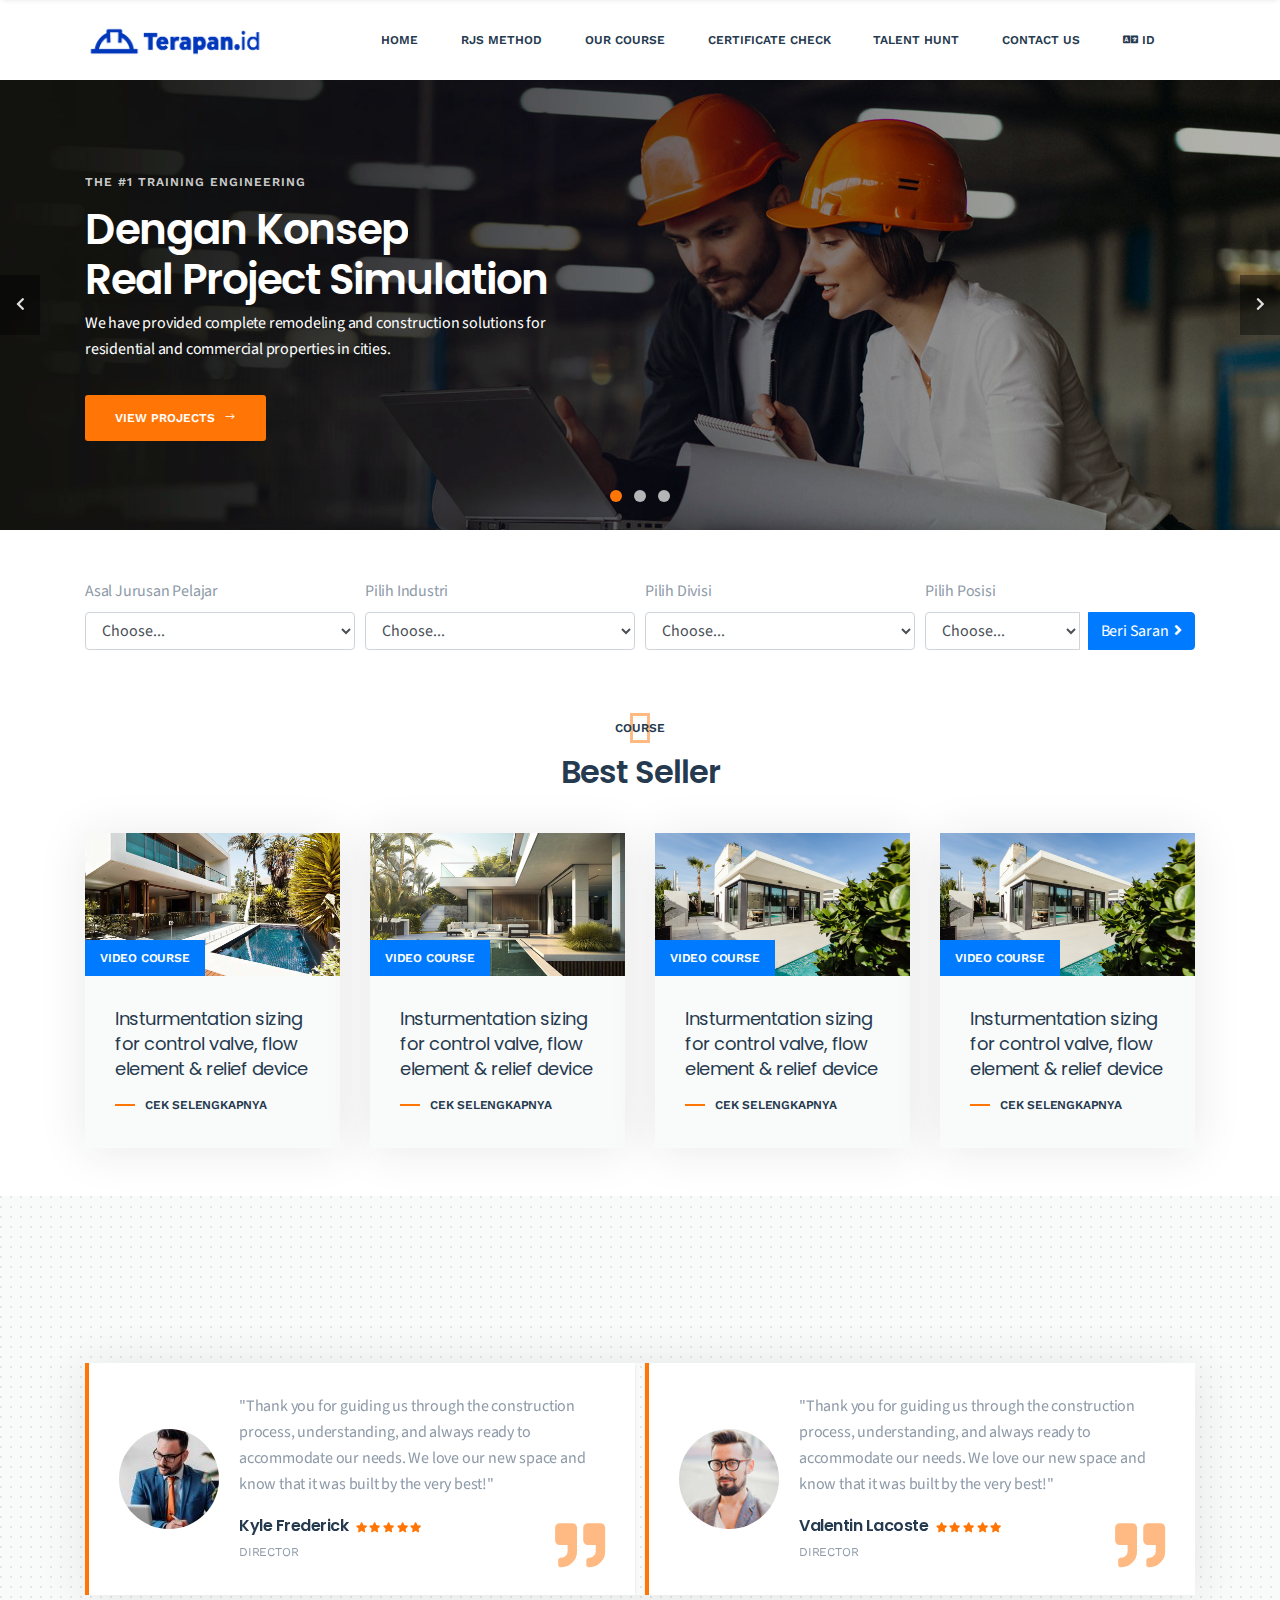
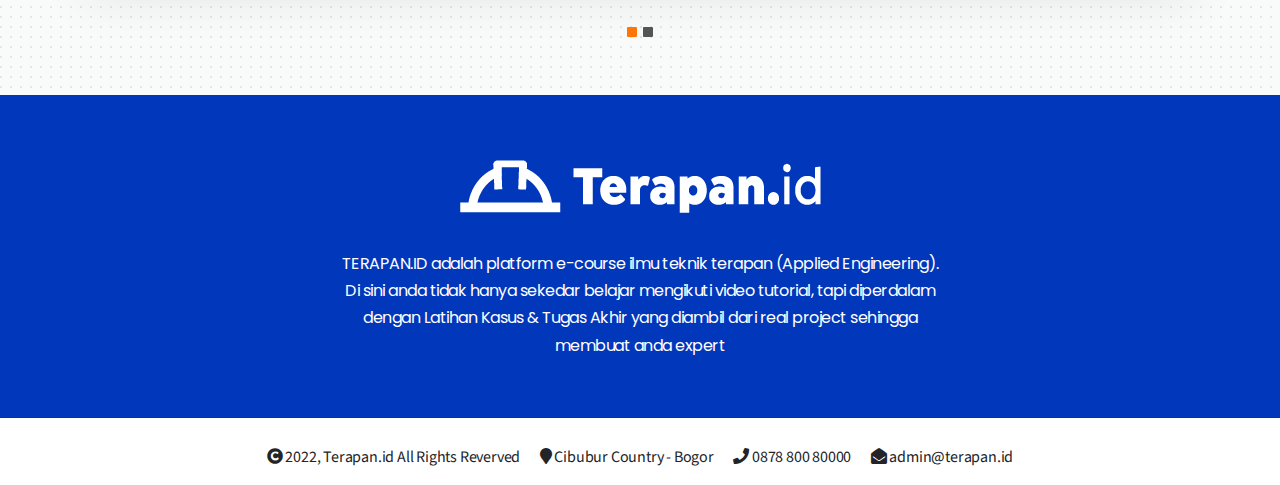
<file: index.html>
<!DOCTYPE html>
<html class="no-js" lang="en">

<head>
  <meta charset="utf-8" />
  <meta name="viewport" content="width=device-width, initial-scale=1" />
  <meta name="title" content="TERAPAN.ID adalah platform e-course ilmu teknik terapan">
  <meta name="description" content="TERAPAN.ID adalah platform e-course ilmu teknik terapan (Applied
    Engineering). Di sini anda tidak hanya sekedar belajar mengikuti
    video tutorial, tapi diperdalam dengan Latihan Kasus & Tugas
    Akhir yang diambil dari real project sehingga membuat anda
    expert" />
  <meta name="author" content="Terapanid" />
  <title>Terapan id | Home</title>
  <link rel="shortcut icon" type="assets/image/x-icon" href="assets/img/favicon.png" />
  <link rel="stylesheet" href="assets/css/fontawesome.min.css" />
  <link rel="stylesheet" href="assets/css/themify-icons.css" />
  <link rel="stylesheet" href="assets/css/elegant-line-icons.css" />
  <link rel="stylesheet" href="assets/css/elegant-font-icons.css" />
  <link rel="stylesheet" href="assets/css/flaticon.css" />
  <link rel="stylesheet" href="assets/css/animate.min.css" />
  <link rel="stylesheet" href="assets/css/bootstrap.min.css" />
  <link rel="stylesheet" href="assets/css/slick.css" />
  <link rel="stylesheet" href="assets/css/slider.css" />
  <link rel="stylesheet" href="assets/css/odometer.min.css" />
  <link rel="stylesheet" href="assets/css/venobox/venobox.css" />
  <link rel="stylesheet" href="assets/css/owl.carousel.css" />
  <link rel="stylesheet" href="assets/css/main.css" />
  <link rel="stylesheet" href="assets/css/responsive.css" />
  <script src="assets/js/vendor/modernizr-2.8.3-respond-1.4.2.min.js"></script>
</head>

<body>
  <div class="site-preloader-wrap">
    <div class="spinner"></div>
  </div>
  <header class="header" id="header">
    <div class="primary-header">
      <div class="container">
        <div class="primary-header-inner">
          <div class="header-logo">
            <a href="#"><img src="assets/img/terapan-biru.png" alt="Indico" /></a>
          </div>
          <div class="header-menu-wrap">
            <ul class="dl-menu">
              <li><a href="index.html">Home</a></li>
              <li><a href="#">Rjs Method</a></li>
              <li><a href="search.html">Our Course</a></li>
              <li><a href="#">Certificate Check</a></li>
              <li><a href="#">Talent Hunt</a></li>
              <li><a href="#">Contact Us</a></li>
              <li>
                <a href="#"><i class="fa fa-language"></i> ID</a>
                <ul>
                  <li>
                    <a href="#"><i class="fa fa-language"></i> EN</a>
                  </li>
                </ul>
              </li>
            </ul>
          </div>
          <div class="header-right">
            <div class="mobile-menu-icon">
              <div class="burger-menu">
                <div class="line-menu line-half first-line"></div>
                <div class="line-menu"></div>
                <div class="line-menu line-half last-line"></div>
              </div>
            </div>
          </div>
        </div>
      </div>
    </div>
  </header>

  <div id="main-slider" class="dl-slider mb-5">
    <div class="single-slide">
      <div class="bg-img kenburns-top-right" style="background-image: url(assets/img/slider-1.jpg)"></div>
      <div class="overlay"></div>
      <div class="slider-content-wrap d-flex align-items-center text-left">
        <div class="container">
          <div class="slider-content">
            <div class="dl-caption medium">
              <div class="inner-layer">
                <div data-animation="fade-in-right" data-delay="1s">
                  The #1 Training Engineering
                </div>
              </div>
            </div>
            <div class="dl-caption big">
              <div class="inner-layer">
                <div data-animation="fade-in-left" data-delay="2s">
                  Dengan Konsep
                </div>
              </div>
            </div>
            <div class="dl-caption big">
              <div class="inner-layer">
                <div data-animation="fade-in-left" data-delay="2.5s">
                  Real Project Simulation
                </div>
              </div>
            </div>
            <div class="dl-caption small">
              <div class="inner-layer">
                <div data-animation="fade-in-left" data-delay="3s">
                  We have provided complete remodeling and construction
                  solutions for <br />residential and commercial properties in
                  cities.
                </div>
              </div>
            </div>
            <div class="dl-btn-group">
              <div class="inner-layer">
                <a href="#" class="dl-btn" data-animation="fade-in-left" data-delay="3.5s">View Projects <i
                    class="arrow_right"></i></a>
              </div>
            </div>
          </div>
        </div>
      </div>
    </div>
    <div class="single-slide">
      <div class="bg-img kenburns-top-right" style="background-image: url(assets/img/slider-2.jpg)"></div>
      <div class="overlay"></div>
      <div class="slider-content-wrap d-flex align-items-center text-center">
        <div class="container">
          <div class="slider-content">
            <div class="dl-caption medium">
              <div class="inner-layer">
                <div data-animation="fade-in-top" data-delay="1s">
                  The #1 Training Engineering
                </div>
              </div>
            </div>
            <div class="dl-caption big">
              <div class="inner-layer">
                <div data-animation="fade-in-bottom" data-delay="2s">
                  Dengan Konsep
                </div>
              </div>
            </div>
            <div class="dl-caption big">
              <div class="inner-layer">
                <div data-animation="fade-in-bottom" data-delay="2.5s">
                  Real Project Simulation
                </div>
              </div>
            </div>
            <div class="dl-caption small">
              <div class="inner-layer">
                <div data-animation="fade-in-bottom" data-delay="3s">
                  We have provided complete remodeling and construction
                  solutions for <br />residential and commercial properties in
                  cities.
                </div>
              </div>
            </div>
            <div class="dl-btn-group">
              <div class="inner-layer">
                <a href="#" class="dl-btn" data-animation="fade-in-bottom" data-delay="3.5s">View Projects <i
                    class="arrow_right"></i></a>
              </div>
            </div>
          </div>
        </div>
      </div>
    </div>
    <div class="single-slide">
      <div class="bg-img kenburns-top-right" style="background-image: url(assets/img/slider-3.jpg)"></div>
      <div class="overlay"></div>
      <div class="slider-content-wrap d-flex align-items-center text-right">
        <div class="container">
          <div class="slider-content">
            <div class="dl-caption medium">
              <div class="inner-layer">
                <div data-animation="fade-in-left" data-delay="1s">
                  The #1 Training Engineering
                </div>
              </div>
            </div>
            <div class="dl-caption big">
              <div class="inner-layer">
                <div data-animation="fade-in-right" data-delay="2s">
                  Dengan Konsep
                </div>
              </div>
            </div>
            <div class="dl-caption big">
              <div class="inner-layer">
                <div data-animation="fade-in-right" data-delay="2.5s">
                  Real Project Simulation
                </div>
              </div>
            </div>
            <div class="dl-caption small">
              <div class="inner-layer">
                <div data-animation="fade-in-right" data-delay="3s">
                  We have provided complete remodeling and construction
                  solutions for <br />residential and commercial properties in
                  cities.
                </div>
              </div>
            </div>
            <div class="dl-btn-group">
              <div class="inner-layer">
                <a href="#" class="dl-btn" data-animation="fade-in-right" data-delay="3.5s">View Projects <i
                    class="arrow_right"></i></a>
              </div>
            </div>
          </div>
        </div>
      </div>
    </div>
  </div>

  <section class="about-section mt-lg-4 mb-5">
    <div class="container">
      <div class="row about-wrap">
        <div class="col-lg-12">
          <form>
            <div class="form-row">
              <div class="form-group col-md-3">
                <label for="jurusan">Asal Jurusan Pelajar</label>
                <select id="jurusan" class="form-control">
                  <option>Choose...</option>
                  <option>Teknik Mesin</option>
                </select>
              </div>
              <div class="form-group col-md-3">
                <label for="industri">Pilih Industri</label>
                <select id="industri" class="form-control">
                  <option>Choose...</option>
                  <option>Oil Gas</option>
                </select>
              </div>
              <div class="form-group col-md-3">
                <label for="divisi">Pilih Divisi</label>
                <select id="divisi" class="form-control">
                  <option>Choose...</option>
                  <option>EPC</option>
                </select>
              </div>
              <div class="form-group col-md-3">
                <label for="posisi">Pilih Posisi</label>
                <div class="input-group">
                  <select id="posisi" class="form-control">
                    <option>Choose...</option>
                    <option>Mechanical Static Engineer</option>
                  </select>
                  &nbsp;&nbsp;&nbsp;
                  <div class="input-group-append">
                    <a href="after-search.html" class="btn btn-primary btn-block mt-6" onclick="afterSearch();">
                      Beri Saran &nbsp;<i class="fa fa-angle-right"></i>
                    </a>
                  </div>
                </div>
              </div>
            </div>
          </form>
        </div>
      </div>
    </div>
  </section>

  <section class="blog-section mt-lg-4 mb-5">
    <div class="container">
      <div class="section-heading text-center mb-40 wow fadeInUp" data-wow-delay="100ms">
        <span>Course</span>
        <h2>Best Seller</h2>
      </div>

      <div class="row blog-wrap">
        <div class="col-lg-3 col-sm-6 sm-padding">
          <div class="blog-item box-shadow">
            <div class="blog-thumb">
              <img src="assets/img/post-1.jpg" alt="post" />
              <span class="category bg-primary"><a href="#">Video Course</a></span>
            </div>
            <div class="blog-content">
              <h3>
                <a href="course-detail.html">Insturmentation sizing for control valve, flow element &
                  relief device</a>
              </h3>
              <a href="course-detail.html" class="read-more">Cek Selengkapnya</a>
            </div>
          </div>
        </div>

        <div class="col-lg-3 col-sm-6 sm-padding">
          <div class="blog-item box-shadow">
            <div class="blog-thumb">
              <img src="assets/img/post-2.jpg" alt="post" />
              <span class="category bg-primary"><a href="#">Video Course</a></span>
            </div>
            <div class="blog-content">
              <h3>
                <a href="course-detail.html">Insturmentation sizing for control valve, flow element &
                  relief device</a>
              </h3>
              <a href="course-detail.html" class="read-more">Cek Selengkapnya</a>
            </div>
          </div>
        </div>

        <div class="col-lg-3 col-sm-6 sm-padding">
          <div class="blog-item box-shadow">
            <div class="blog-thumb">
              <img src="assets/img/post-3.jpg" alt="post" />
              <span class="category bg-primary"><a href="#">Video Course</a></span>
            </div>
            <div class="blog-content">
              <h3>
                <a href="course-detail.html">Insturmentation sizing for control valve, flow element &
                  relief device</a>
              </h3>
              <a href="course-detail.html" class="read-more">Cek Selengkapnya</a>
            </div>
          </div>
        </div>

        <div class="col-lg-3 col-sm-6 sm-padding">
          <div class="blog-item box-shadow">
            <div class="blog-thumb">
              <img src="assets/img/post-3.jpg" alt="post" />
              <span class="category bg-primary"><a href="#">Video Course</a></span>
            </div>
            <div class="blog-content">
              <h3>
                <a href="course-detail.html">Insturmentation sizing for control valve, flow element &
                  relief device</a>
              </h3>
              <a href="course-detail.html" class="read-more">Cek Selengkapnya</a>
            </div>
          </div>
        </div>
      </div>
    </div>
  </section>

  <section class="testimonial-section bg-grey padding pt-5">
    <div class="dots"></div>
    <div class="container">
      <div class="section-heading text-center mb-40 wow fadeInUp" data-wow-delay="100ms">
        <span>Testimonial</span>
        <h2>What Our Customer Says</h2>
      </div>
      <div id="testimonial-carousel" class="testimonial-carousel box-shadow owl-carousel">
        <div class="testi-item d-flex align-items-center">
          <img src="assets/img/testi-1.jpg" alt="img" />
          <div class="testi-content">
            <p>
              "Thank you for guiding us through the construction process,
              understanding, and always ready to accommodate our needs. We
              love our new space and know that it was built by the very best!"
            </p>
            <h3>Kyle Frederick</h3>
            <ul class="rattings">
              <li><i class="fa fa-star"></i></li>
              <li><i class="fa fa-star"></i></li>
              <li><i class="fa fa-star"></i></li>
              <li><i class="fa fa-star"></i></li>
              <li><i class="fa fa-star"></i></li>
            </ul>
            <span>Director</span>
          </div>
          <i class="fa fa-quote-right"></i>
        </div>
        <div class="testi-item d-flex align-items-center">
          <img src="assets/img/testi-2.jpg" alt="img" />
          <div class="testi-content">
            <p>
              "Thank you for guiding us through the construction process,
              understanding, and always ready to accommodate our needs. We
              love our new space and know that it was built by the very best!"
            </p>
            <h3>Valentin Lacoste</h3>
            <ul class="rattings">
              <li><i class="fa fa-star"></i></li>
              <li><i class="fa fa-star"></i></li>
              <li><i class="fa fa-star"></i></li>
              <li><i class="fa fa-star"></i></li>
              <li><i class="fa fa-star"></i></li>
            </ul>
            <span>Director</span>
          </div>
          <i class="fa fa-quote-right"></i>
        </div>
        <div class="testi-item d-flex align-items-center">
          <img src="assets/img/testi-3.jpg" alt="img" />
          <div class="testi-content">
            <p>
              "Thank you for guiding us through the construction process,
              understanding, and always ready to accommodate our needs. We
              love our new space and know that it was built by the very best!"
            </p>
            <h3>José Carpio</h3>
            <ul class="rattings">
              <li><i class="fa fa-star"></i></li>
              <li><i class="fa fa-star"></i></li>
              <li><i class="fa fa-star"></i></li>
              <li><i class="fa fa-star"></i></li>
              <li><i class="fa fa-star"></i></li>
            </ul>
            <span>Director</span>
          </div>
          <i class="fa fa-quote-right"></i>
        </div>
      </div>
    </div>
  </section>

  <section class="widget-section p-5">
    <div class="container">
      <div class="text-center">
        <img src="assets/img/terapan-putih.png" alt="Logo Terapan ID">
      </div>
      <br>
      <h4 class="text-center" style="color:white">
        TERAPAN.ID adalah platform e-course ilmu teknik terapan (Applied Engineering).<br>
        Di sini anda tidak hanya sekedar belajar mengikuti video tutorial, tapi diperdalam<br>
        dengan Latihan Kasus & Tugas Akhir yang diambil dari real project sehingga<br>
        membuat anda expert
      </h4>
    </div>
  </section>

  <footer class="sec-padding footer-bg"><br>
    <div class="container clearfix">
      <p style="color:#232427" align="center">
        <i class="fa fa-copyright"></i> 2022, Terapan.id All Rights Reverved
        &nbsp;&nbsp;&nbsp;&nbsp;&nbsp;
        <i class="fa fa-map-marker"></i> Cibubur Country - Bogor
        &nbsp;&nbsp;&nbsp;&nbsp;&nbsp;
        <i class="fa fa-phone"></i> 0878 800 80000
        &nbsp;&nbsp;&nbsp;&nbsp;&nbsp;
        <i class="fa fa-envelope-open"></i> admin@terapan.id
      </p>
    </div>
  </footer>

  <a data-scroll href="#header" id="scroll-to-top"><i class="arrow_carrot-up"></i></a>

  <script src="assets/js/vendor/jquery-1.12.4.min.js"></script>

  <script src="assets/js/vendor/bootstrap.min.js"></script>

  <script src="assets/js/vendor/tether.min.js"></script>

  <script src="assets/js/vendor/headroom.min.js"></script>

  <script src="assets/js/vendor/owl.carousel.min.js"></script>

  <script src="assets/js/vendor/smooth-scroll.min.js"></script>

  <script src="assets/js/vendor/venobox.min.js"></script>

  <script src="assets/js/vendor/jquery.ajaxchimp.min.js"></script>

  <script src="assets/js/vendor/slick.min.js"></script>

  <script src="assets/js/vendor/waypoints.min.js"></script>

  <script src="assets/js/vendor/odometer.min.js"></script>

  <script src="assets/js/vendor/wow.min.js"></script>

  <script src="assets/js/main.js"></script>
</body>

<!-- index.html  29 Nov 2019 03:30:38 GMT -->

</html>
</file>
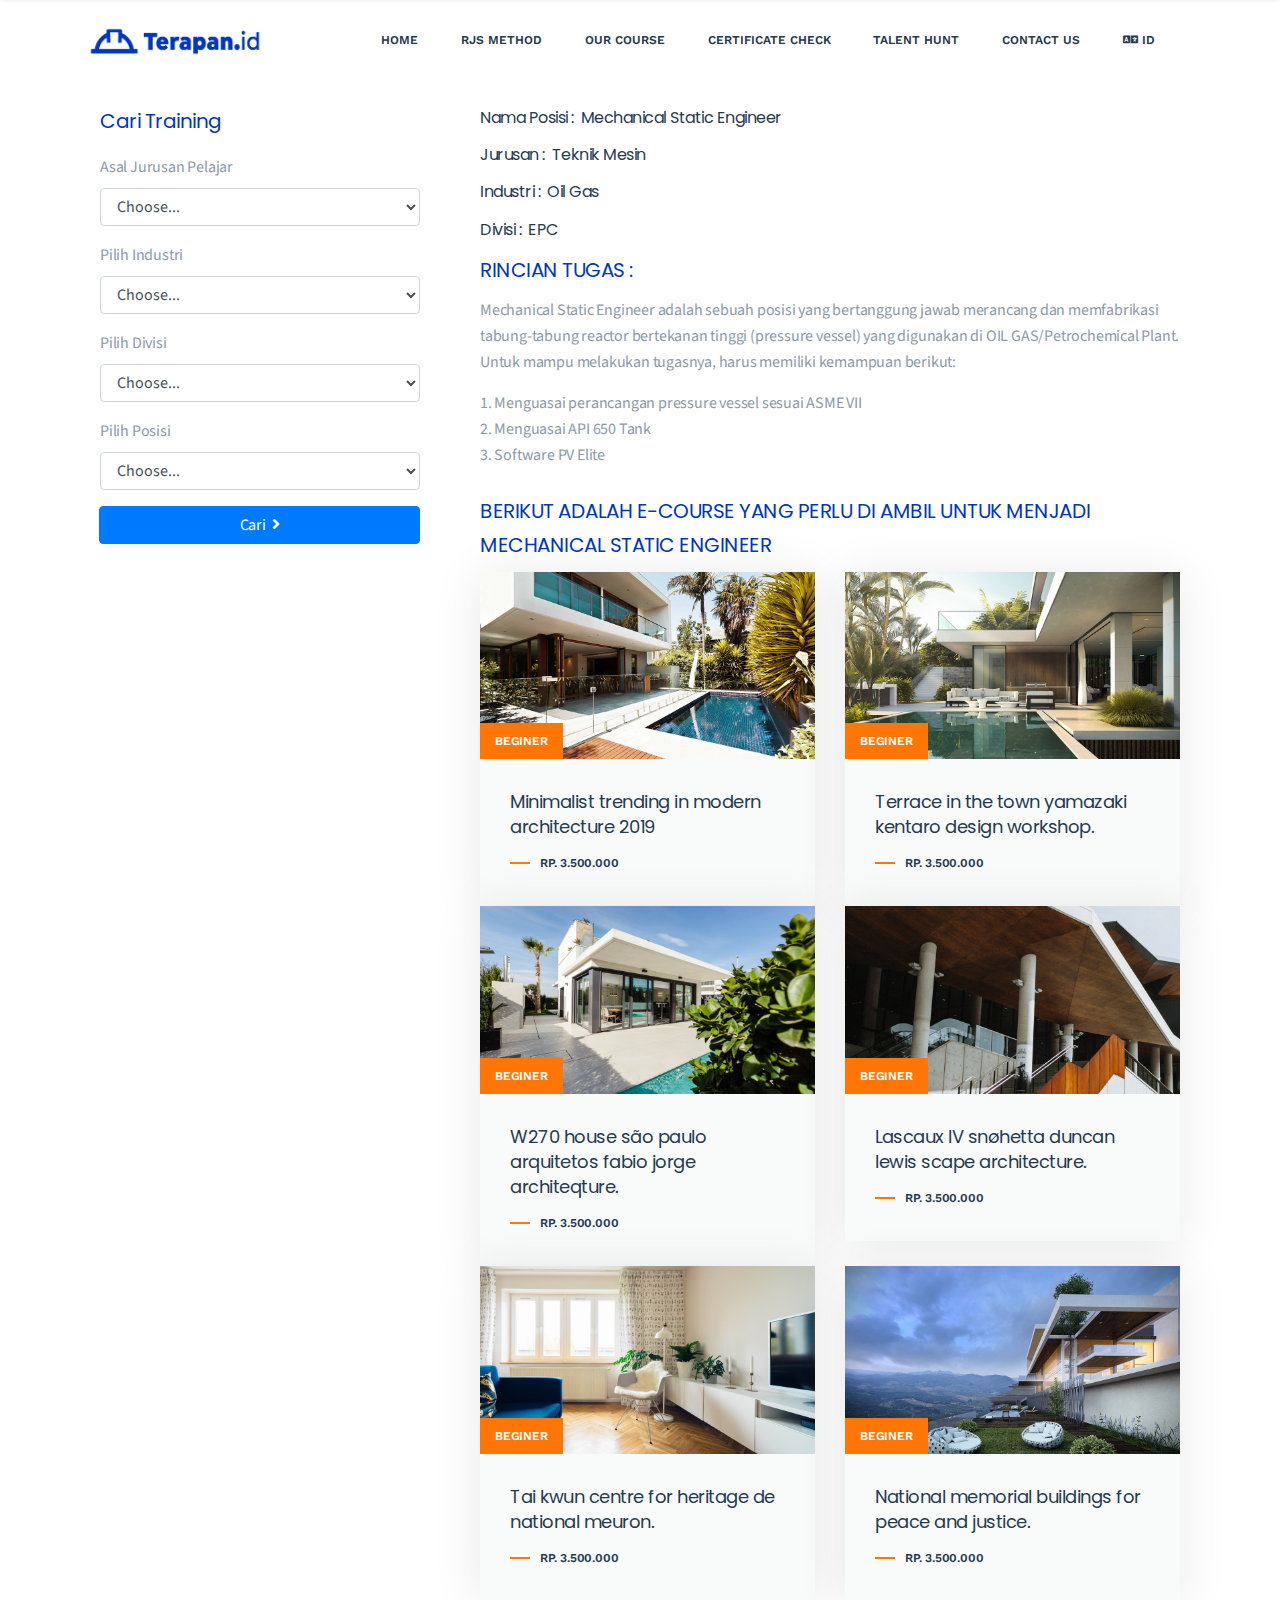
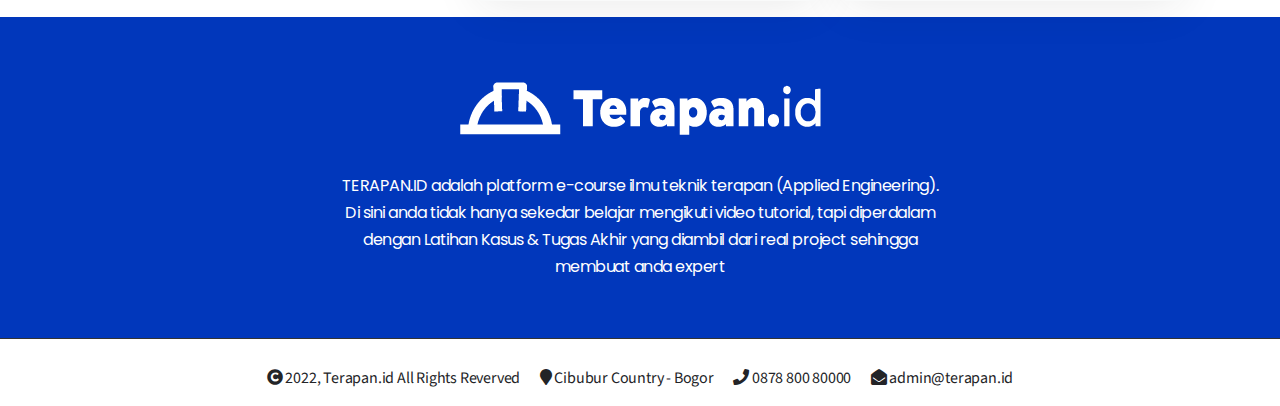
<file: after-search.html>
<!doctype html>
<html class="no-js" lang="en">

<head>
  <meta charset="utf-8">
  <meta name="viewport" content="width=device-width, initial-scale=1">
  <meta name="title" content="TERAPAN.ID adalah platform e-course ilmu teknik terapan">
  <meta name="description" content="TERAPAN.ID adalah platform e-course ilmu teknik terapan (Applied
    Engineering). Di sini anda tidak hanya sekedar belajar mengikuti
    video tutorial, tapi diperdalam dengan Latihan Kasus & Tugas
    Akhir yang diambil dari real project sehingga membuat anda
    expert" />
  <meta name="author" content="Terapanid" />
  <title>Terapan id | Course Detail</title>
  <link rel="shortcut icon" type="image/x-icon" href="assets/img/favicon.png">
  <link rel="stylesheet" href="assets/css/fontawesome.min.css" />
  <link rel="stylesheet" href="assets/css/themify-icons.css" />
  <link rel="stylesheet" href="assets/css/elegant-line-icons.css" />
  <link rel="stylesheet" href="assets/css/elegant-font-icons.css" />
  <link rel="stylesheet" href="assets/css/flaticon.css" />
  <link rel="stylesheet" href="assets/css/animate.min.css" />
  <link rel="stylesheet" href="assets/css/bootstrap.min.css" />
  <link rel="stylesheet" href="assets/css/slick.css" />
  <link rel="stylesheet" href="assets/css/slider.css" />
  <link rel="stylesheet" href="assets/css/odometer.min.css" />
  <link rel="stylesheet" href="assets/css/venobox/venobox.css" />
  <link rel="stylesheet" href="assets/css/owl.carousel.css" />
  <link rel="stylesheet" href="assets/css/main.css" />
  <link rel="stylesheet" href="assets/css/responsive.css" />
  <script src="assets/js/vendor/modernizr-2.8.3-respond-1.4.2.min.js"></script>
</head>

<body>

  <div class="site-preloader-wrap">
    <div class="spinner"></div>
  </div>

  <header class="header" id="header">
    <div class="primary-header">
      <div class="container">
        <div class="primary-header-inner">
          <div class="header-logo">
            <a href="#"><img src="assets/img/terapan-biru.png" alt="Indico" /></a>
          </div>
          <div class="header-menu-wrap">
            <ul class="dl-menu">
              <li><a href="index.html">Home</a></li>
              <li><a href="#">Rjs Method</a></li>
              <li><a href="search.html">Our Course</a></li>
              <li><a href="#">Certificate Check</a></li>
              <li><a href="#">Talent Hunt</a></li>
              <li><a href="#">Contact Us</a></li>
              <li>
                <a href="#"><i class="fa fa-language"></i> ID</a>
                <ul>
                  <li>
                    <a href="#"><i class="fa fa-language"></i> EN</a>
                  </li>
                </ul>
              </li>
            </ul>
          </div>
          <div class="header-right">
            <div class="mobile-menu-icon">
              <div class="burger-menu">
                <div class="line-menu line-half first-line"></div>
                <div class="line-menu"></div>
                <div class="line-menu line-half last-line"></div>
              </div>
            </div>
          </div>
        </div>
      </div>
    </div>
  </header>

  <section class="blog-section pt-4 mb-3">
    <div class="container">
      <div class="blog-wrap row">

        <div class="col-lg-4">
          <form>
            <div class="form-group col-md-12">
              <h3 font style="color:#0137BB">Cari Training</h3>
            </div>

            <div class="form-group col-md-12">
              <label for="jurusan">Asal Jurusan Pelajar</label>
              <select id="jurusan" class="form-control">
                <option>Choose...</option>
                <option>Teknik Mesin</option>
              </select>
            </div>
            <div class="form-group col-md-12">
              <label for="industri">Pilih Industri</label>
              <select id="industri" class="form-control">
                <option>Choose...</option>
                <option>Oil Gas</option>
              </select>
            </div>
            <div class="form-group col-md-12">
              <label for="divisi">Pilih Divisi</label>
              <select id="divisi" class="form-control">
                <option>Choose...</option>
                <option>EPC</option>
              </select>
            </div>
            <div class="form-group col-md-12">
              <label for="posisi">Pilih Posisi</label>
              <div class="input-group">
                <select id="posisi" class="form-control">
                  <option>Choose...</option>
                  <option>Mechanical Static Engineer</option>
                </select>
              </div>
            </div>
            <div class="form-group col-md-12">
              <div class="input-group-append">
                <a href="after-search.html" class="btn btn-primary btn-block mt-6" onclick="afterSearch();">
                  Cari &nbsp;<i class="fa fa-angle-right"></i>
                </a>
              </div>
            </div>
          </form>
        </div>

        <div class="col-lg-8">
          <div class="col-sm-12">
            <h4>Nama Posisi :&nbsp Mechanical Static Engineer</h4>
            <h4>Jurusan :&nbsp Teknik Mesin</h4>
            <h4>Industri :&nbsp Oil Gas</h4>
            <h4>Divisi :&nbsp EPC</h4>
            <h3 font style="color:#0137BB">RINCIAN TUGAS :</h3>
            <p>Mechanical Static Engineer adalah sebuah posisi yang bertanggung jawab merancang dan memfabrikasi
              tabung-tabung reactor bertekanan tinggi (pressure vessel) yang digunakan di OIL GAS/Petrochemical Plant.
              Untuk mampu melakukan tugasnya,
              harus memiliki kemampuan berikut:
            </p>

            <ul>1. Menguasai perancangan pressure vessel sesuai ASME VII</ul>
            <ul>2. Menguasai API 650 Tank</ul>
            <ul>3. Software PV Elite</ul>
            <br>
            <h3 font style="color:#0137BB">BERIKUT ADALAH E-COURSE YANG PERLU DI AMBIL UNTUK MENJADI MECHANICAL STATIC
              ENGINEER
            </h3>
          </div>

          <div class="col-lg-12">
            <div class="row">

              <div class="col-sm-6">
                <div class="blog-item box-shadow">
                  <div class="blog-thumb">
                    <img src="assets/img/post-1.jpg" alt="post">
                    <span class="category"><a href="course-detail.html">Beginer</a></span>
                  </div>
                  <div class="blog-content">
                    <h3><a href="course-detail.html">Minimalist trending in
                        modern
                        architecture 2019</a>
                    </h3>
                    <a href="course-detail.html" class="read-more">Rp.
                      3.500.000</a>
                  </div>
                </div>
              </div>

              <div class="col-sm-6">
                <div class="blog-item box-shadow">
                  <div class="blog-thumb">
                    <img src="assets/img/post-2.jpg" alt="post">
                    <span class="category"><a href="course-detail.html">Beginer</a></span>
                  </div>
                  <div class="blog-content">
                    <h3><a href="course-detail.html">Terrace in the town
                        yamazaki
                        kentaro design
                        workshop.</a></h3>
                    <a href="course-detail.html" class="read-more">Rp.
                      3.500.000</a>
                  </div>
                </div>
              </div>

              <div class="col-sm-6">
                <div class="blog-item box-shadow">
                  <div class="blog-thumb">
                    <img src="assets/img/post-3.jpg" alt="post">
                    <span class="category"><a href="course-detail.html">Beginer</a></span>
                  </div>
                  <div class="blog-content">
                    <h3><a href="course-detail.html">W270 house são paulo
                        arquitetos
                        fabio jorge
                        architeqture.</a></h3>
                    <a href="course-detail.html" class="read-more">Rp.
                      3.500.000</a>
                  </div>
                </div>
              </div>

              <div class="col-sm-6">
                <div class="blog-item box-shadow">
                  <div class="blog-thumb">
                    <img src="assets/img/post-4.jpg" alt="post">
                    <span class="category"><a href="course-detail.html">Beginer</a></span>
                  </div>
                  <div class="blog-content">
                    <h3><a href="course-detail.html">Lascaux IV snøhetta duncan
                        lewis
                        scape
                        architecture.</a></h3>
                    <a href="course-detail.html" class="read-more">Rp.
                      3.500.000</a>
                  </div>
                </div>
              </div>

              <div class="col-sm-6">
                <div class="blog-item box-shadow">
                  <div class="blog-thumb">
                    <img src="assets/img/post-5.jpg" alt="post">
                    <span class="category"><a href="course-detail.html">Beginer</a></span>
                  </div>
                  <div class="blog-content">
                    <h3><a href="course-detail.html">Tai kwun centre for
                        heritage de
                        national
                        meuron.</a></h3>
                    <a href="course-detail.html" class="read-more">Rp.
                      3.500.000</a>
                  </div>
                </div>
              </div>

              <div class="col-sm-6">
                <div class="blog-item box-shadow">
                  <div class="blog-thumb">
                    <img src="assets/img/post-6.jpg" alt="post">
                    <span class="category"><a href="course-detail.html">Beginer</a></span>
                  </div>
                  <div class="blog-content">
                    <h3><a href="course-detail.html">National memorial buildings
                        for
                        peace and
                        justice.</a></h3>
                    <a href="course-detail.html" class="read-more">Rp.
                      3.500.000</a>
                  </div>
                </div>
              </div>

            </div>
          </div>
        </div>

      </div>
    </div>
  </section>

  <section class="widget-section p-5">
    <div class="container">
      <div class="text-center">
        <img src="assets/img/terapan-putih.png" alt="Logo Terapan ID">
      </div>
      <br>
      <h4 class="text-center" style="color:white">
        TERAPAN.ID adalah platform e-course ilmu teknik terapan (Applied Engineering).<br> Di sini anda tidak hanya
        sekedar belajar mengikuti video tutorial, tapi diperdalam<br> dengan Latihan Kasus & Tugas Akhir yang diambil
        dari real project
        sehingga
        <br> membuat anda expert
      </h4>
    </div>
  </section>

  <footer class="sec-padding footer-bg"><br>
    <div class="container clearfix d-flex justify-content-center">
      <p style="color:#232427">
        <i class="fa fa-copyright"></i> 2022, Terapan.id All Rights Reverved &nbsp;&nbsp;&nbsp;&nbsp;&nbsp;
        <i class="fa fa-map-marker"></i> Cibubur Country - Bogor &nbsp;&nbsp;&nbsp;&nbsp;&nbsp;
        <i class="fa fa-phone"></i> 0878 800 80000 &nbsp;&nbsp;&nbsp;&nbsp;&nbsp;
        <i class="fa fa-envelope-open"></i> admin@terapan.id
      </p>
    </div>
  </footer>

  <a data-scroll href="#header" id="scroll-to-top"><i class="arrow_carrot-up"></i></a>

  <script src="assets/js/vendor/jquery-1.12.4.min.js"></script>
  <script src="assets/js/vendor/bootstrap.min.js"></script>
  <script src="assets/js/vendor/tether.min.js"></script>
  <script src="assets/js/vendor/headroom.min.js"></script>
  <script src="assets/js/vendor/owl.carousel.min.js"></script>
  <script src="assets/js/vendor/smooth-scroll.min.js"></script>
  <script src="assets/js/vendor/venobox.min.js"></script>
  <script src="assets/js/vendor/jquery.ajaxchimp.min.js"></script>
  <script src="assets/js/vendor/slick.min.js"></script>
  <script src="assets/js/vendor/waypoints.min.js"></script>
  <script src="assets/js/vendor/odometer.min.js"></script>
  <script src="assets/js/vendor/wow.min.js"></script>
  <script src="assets/js/main.js"></script>
</body>

</html>
</file>
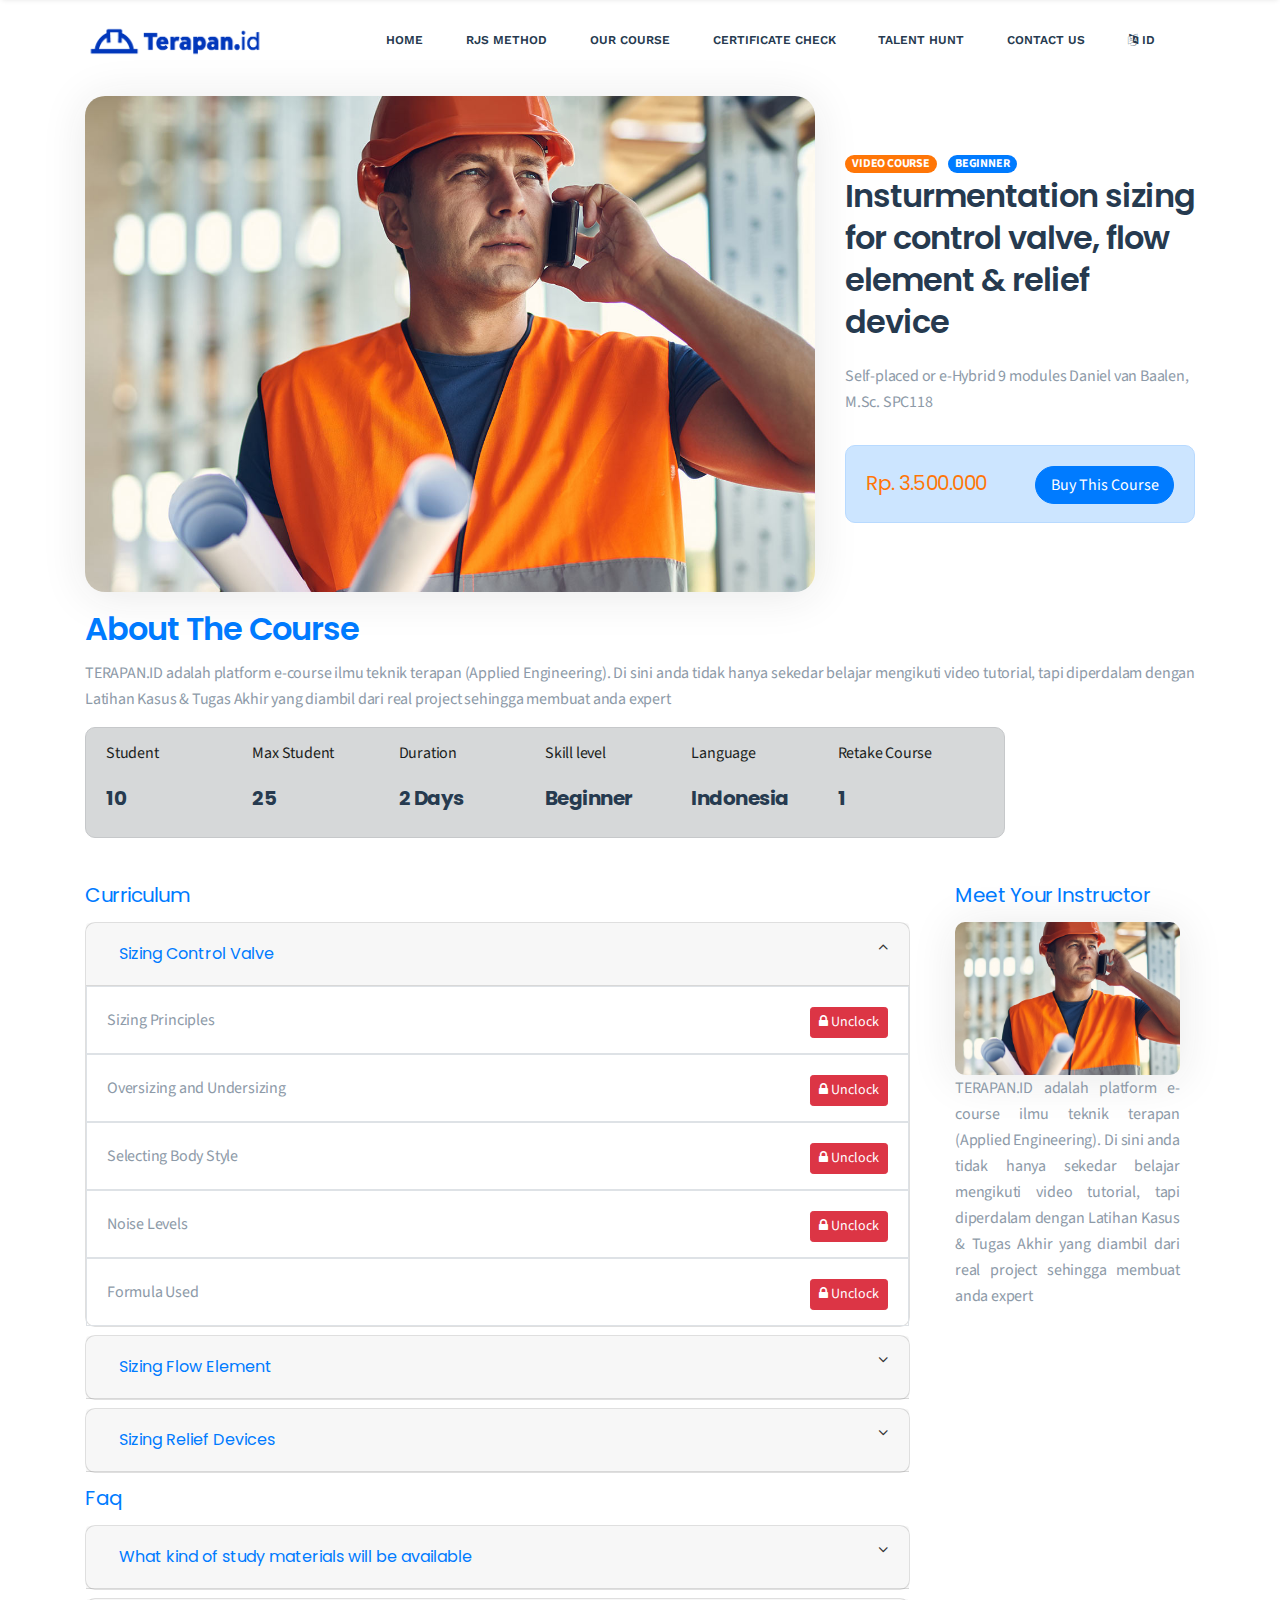
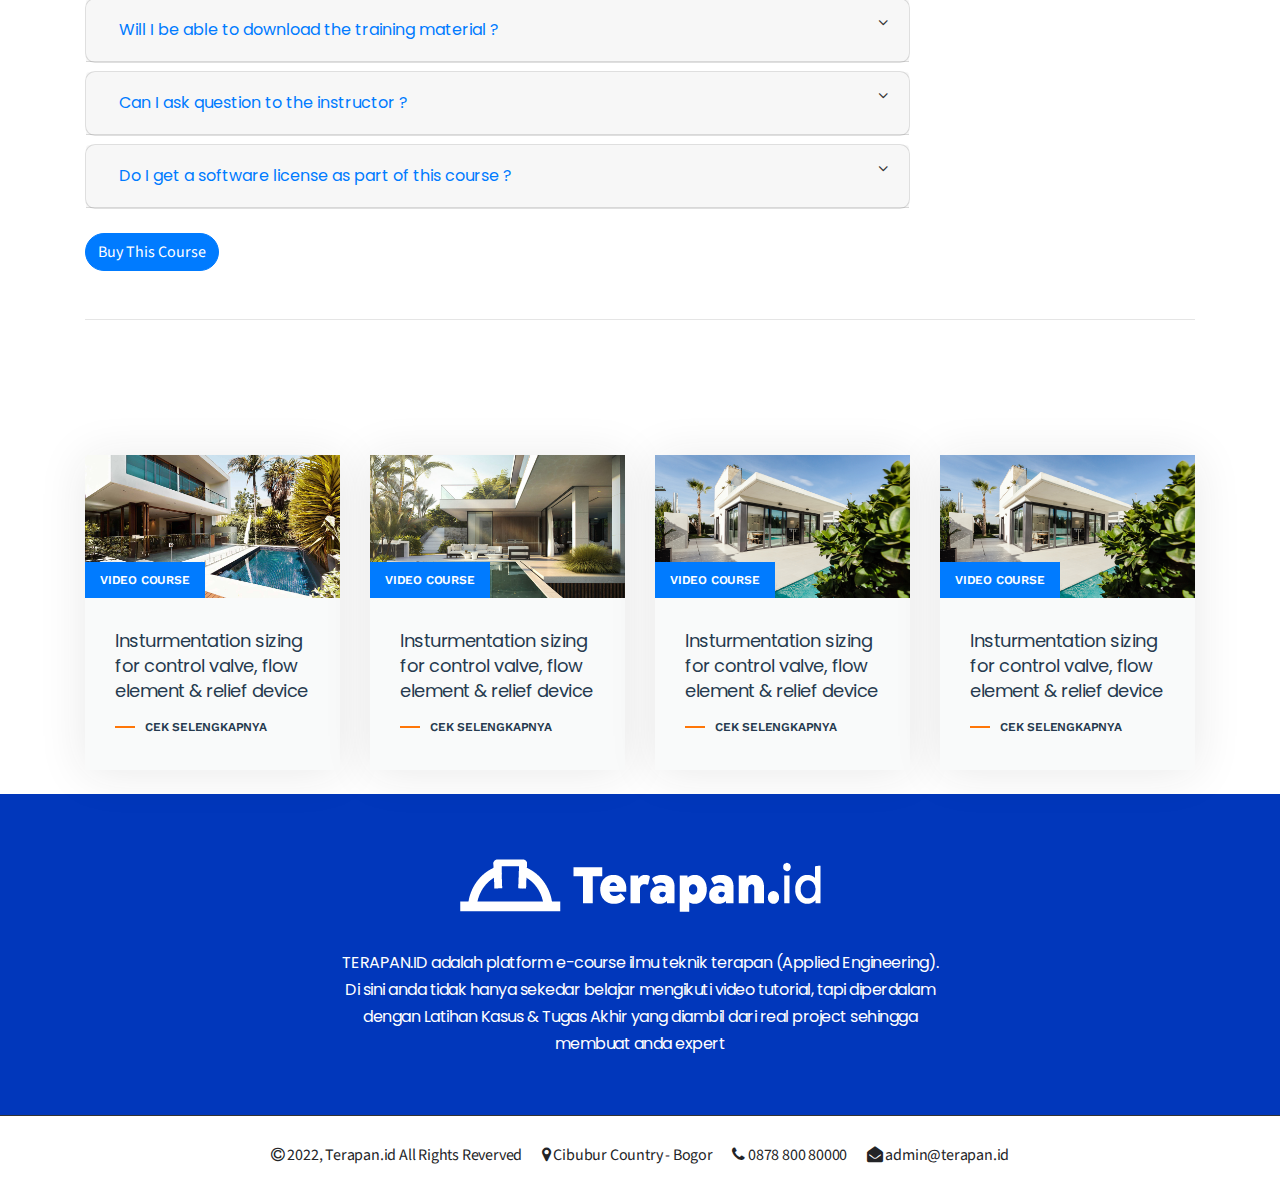
<file: course-detail.html>
<!DOCTYPE html>
<html class="no-js" lang="en">

<head>
  <meta charset="utf-8" />
  <meta name="viewport" content="width=device-width, initial-scale=1" />
  <meta name="title" content="TERAPAN.ID adalah platform e-course ilmu teknik terapan">
  <meta name="description" content="TERAPAN.ID adalah platform e-course ilmu teknik terapan (Applied
    Engineering). Di sini anda tidak hanya sekedar belajar mengikuti
    video tutorial, tapi diperdalam dengan Latihan Kasus & Tugas
    Akhir yang diambil dari real project sehingga membuat anda
    expert" />
  <meta name="author" content="Terapanid" />
  <title>Terapan id | Course Detail</title>
  <link rel="shortcut icon" type="assets/image/x-icon" href="assets/img/favicon.png" />
  <link rel="stylesheet" href="assets/css/fontawesome.min.css" />
  <link rel="stylesheet" href="assets/css/themify-icons.css" />
  <link rel="stylesheet" href="assets/css/elegant-line-icons.css" />
  <link rel="stylesheet" href="assets/css/elegant-font-icons.css" />
  <link rel="stylesheet" href="assets/css/flaticon.css" />
  <link rel="stylesheet" href="assets/css/animate.min.css" />
  <link rel="stylesheet" href="assets/css/bootstrap.min.css" />
  <link rel="stylesheet" href="assets/css/slick.css" />
  <link rel="stylesheet" href="assets/css/slider.css" />
  <link rel="stylesheet" href="assets/css/odometer.min.css" />
  <link rel="stylesheet" href="assets/css/venobox/venobox.css" />
  <link rel="stylesheet" href="assets/css/owl.carousel.css" />
  <link rel="stylesheet" href="assets/css/main.css" />
  <link rel="stylesheet" href="assets/css/custom.css" />
  <link rel="stylesheet" href="assets/css/responsive.css" />
  <script src="assets/js/vendor/modernizr-2.8.3-respond-1.4.2.min.js"></script>
  <link href="https://maxcdn.bootstrapcdn.com/font-awesome/4.7.0/css/font-awesome.min.css" rel="stylesheet" />
</head>

<body>

  <div class="site-preloader-wrap">
    <div class="spinner"></div>
  </div>

  <header class="header" id="header">
    <div class="primary-header">
      <div class="container">
        <div class="primary-header-inner">
          <div class="header-logo">
            <a href="#"><img src="assets/img/terapan-biru.png" alt="Indico" /></a>
          </div>
          <div class="header-menu-wrap">
            <ul class="dl-menu">
              <li><a href="index.html">Home</a></li>
              <li><a href="#">Rjs Method</a></li>
              <li><a href="search.html">Our Course</a></li>
              <li><a href="#">Certificate Check</a></li>
              <li><a href="#">Talent Hunt</a></li>
              <li><a href="#">Contact Us</a></li>
              <li>
                <a href="#"><i class="fa fa-language"></i> ID</a>
                <ul>
                  <li>
                    <a href="#"><i class="fa fa-language"></i> EN</a>
                  </li>
                </ul>
              </li>
            </ul>
          </div>
          <div class="header-right">
            <div class="mobile-menu-icon">
              <div class="burger-menu">
                <div class="line-menu line-half first-line"></div>
                <div class="line-menu"></div>
                <div class="line-menu line-half last-line"></div>
              </div>
            </div>
          </div>
        </div>
      </div>
    </div>
  </header>

  <section class="content-section mt-lg-3 mb-3">
    <div class="container">
      <div class="row custom-content-wrap">
        <div class="col-lg-8 sm-padding wow fadeInLeft" data-wow-delay="100ms">
          <img class="box-shadow" src="assets/img/content-1.jpg" alt="img">
        </div>
        <div class="col-lg-4 sm-padding">
          <div class="content-info wow fadeInRight" data-wow-delay="300ms">
            <a class="badge badge-pill badge-mine-2 text-white mr-2">VIDEO COURSE</a>
            <a class="badge badge-pill badge-primary text-white">BEGINNER</a>
            <h2>Insturmentation sizing for control valve, flow element & relief device</h2>
            <p>Self-placed or e-Hybrid 9 modules Daniel van Baalen, M.Sc. SPC118</p>
            <div class="alert alert-primary pill-one">
              <div class="row">
                <div class="col-md-6 pt-2">
                  <h3 class="text-orange">Rp. 3.500.000 </h3>
                </div>
                <div class="col-md-6 pull-right pt-2">
                  <button type="button" class="btn btn-primary btn-block pull-right custom-pill">Buy This
                    Course</button>
                </div>
              </div>
            </div>
          </div>
        </div>
      </div>
    </div>
  </section>

  <section class="content-section">
    <div class="container">
      <div class="section-heading text-left mb-40 wow fadeInUp mb-1" data-wow-delay="100ms">
        <h2 class="text-primary">About The Course</h2>
      </div>

      <div class="row blog-wrap">
        <div class="col-lg-12">
          <p class="text-justify">
            TERAPAN.ID adalah platform e-course ilmu teknik terapan (Applied
            Engineering). Di sini anda tidak hanya sekedar belajar mengikuti
            video tutorial, tapi diperdalam dengan Latihan Kasus & Tugas
            Akhir yang diambil dari real project sehingga membuat anda
            expert
          </p>
        </div>
      </div>
    </div>
  </section>

  <section class="blog-section mb-4">
    <div class="container">
      <div class="row blog-wrap">
        <div class="col-lg-10">
          <div class="alert alert-dark pill-one">
            <div class="container">
              <div class="row">
                <div class="col-sm p-0">
                  <p>Student</p>
                  <h3 class="font-weight-bold">10</h3>
                </div>
                <div class="col-sm p-0">
                  <p>Max Student</p>
                  <h3 class="font-weight-bold">25</h3>
                </div>
                <div class="col-sm p-0">
                  <p>Duration</p>
                  <h3 class="font-weight-bold">2 Days</h3>
                </div>
                <div class="col-sm p-0">
                  <p>Skill level</p>
                  <h3 class="font-weight-bold">Beginner</h3>
                </div>
                <div class="col-sm p-0">
                  <p>Language</p>
                  <h3 class="font-weight-bold">Indonesia</h3>
                </div>
                <div class="col-sm p-0">
                  <p>Retake Course</p>
                  <h3 class="font-weight-bold">1</h3>
                </div>
              </div>
            </div>
            <!-- <div class="form-row pull-left">
                  <div class="col-md-1.5 border-left border-dark pr-4">
                    <p>Student</p>
                    <h3 class="font-weight-bold">10</h3>                    
                  </div>
                  
                  <div class="col-md-2 border-left border-dark pl-4">
                    <p>Max Student</p>
                    <h3 class="font-weight-bold">25</h3>
                  </div>

                  <div class="col-md-2 border-left border-dark pl-4">
                    <p>Duration</p>
                    <h3 class="font-weight-bold">2 Days</h3>
                  </div>

                  <div class="col-md-2 border-left border-dark pl-4">
                    <p>Skill level</p>
                    <h3 class="font-weight-bold">Beginner</h3>
                  </div>

                  <div class="col-md-2 border-left border-dark pl-3">
                    <p>Language</p>
                    <h3 class="font-weight-bold">Indonesia</h3>
                  </div>

                  <div class="col-md-2 border-left border-dark pl-3">
                    <p>Retake Course</p>
                    <h3 class="font-weight-bold">1</h3>
                  </div>
              </div> -->
          </div>
        </div>
      </div>
    </div>
  </section>

  <section class="blog-section mb-3">
    <div class="container">
      <div class="row blog-wrap">
        <div class="col-lg-9">
          <h3 class="text-primary">Curriculum</h3>
          <div class="accordion" id="accordionExample">
            <div class="card mb-2 pill-one">
              <div class="card-header" id="headingOne">
                <h2 class="mb-0">
                  <button class="btn btn-link btn-block text-left panel-title" type="button" data-toggle="collapse"
                    data-target="#collapseOne" aria-expanded="true" aria-controls="collapseOne">
                    Sizing Control Valve
                  </button>
                </h2>
              </div>

              <div id="collapseOne" class="collapse show" aria-labelledby="headingOne" data-parent="#accordionExample">
                <div class="card-body border border-bottom">
                  Sizing Principles
                  <button type="button" class="btn btn-danger btn-sm pull-right"><i class="fa fa-lock"
                      aria-hidden="true"></i> Unclock</button>
                </div>
                <div class="card-body border border-bottom">
                  Oversizing and Undersizing
                  <button type="button" class="btn btn-danger btn-sm pull-right"><i class="fa fa-lock"
                      aria-hidden="true"></i> Unclock</button>
                </div>
                <div class="card-body border border-bottom">
                  Selecting Body Style
                  <button type="button" class="btn btn-danger btn-sm pull-right"><i class="fa fa-lock"
                      aria-hidden="true"></i> Unclock</button>
                </div>
                <div class="card-body border border-bottom">
                  Noise Levels
                  <button type="button" class="btn btn-danger btn-sm pull-right"><i class="fa fa-lock"
                      aria-hidden="true"></i> Unclock</button>
                </div>
                <div class="card-body border border-bottom">
                  Formula Used
                  <button type="button" class="btn btn-danger btn-sm pull-right"><i class="fa fa-lock"
                      aria-hidden="true"></i> Unclock</button>
                </div>
              </div>
            </div>

            <div class="card mb-2 pill-one">
              <div class="card-header" id="headingTwo">
                <h2 class="mb-0">
                  <button class="btn btn-link btn-block text-left collapsed panel-title" type="button"
                    data-toggle="collapse" data-target="#collapseTwo" aria-expanded="false" aria-controls="collapseTwo">
                    Sizing Flow Element
                  </button>
                </h2>
              </div>
              <div id="collapseTwo" class="collapse" aria-labelledby="headingTwo" data-parent="#accordionExample">
                <div class="card-body">
                  Some placeholder content for the second accordion panel. This panel is hidden by default.
                </div>
              </div>
            </div>

            <div class="card mb-2 pill-one">
              <div class="card-header" id="headingThree">
                <h2 class="mb-0">
                  <button class="btn btn-link btn-block text-left collapsed panel-title" type="button"
                    data-toggle="collapse" data-target="#collapseThree" aria-expanded="false"
                    aria-controls="collapseThree">
                    Sizing Relief Devices
                  </button>
                </h2>
              </div>
              <div id="collapseThree" class="collapse" aria-labelledby="headingThree" data-parent="#accordionExample">
                <div class="card-body">
                  And lastly, the placeholder content for the third and final accordion panel. This panel is hidden by
                  default.
                </div>
              </div>
            </div>
          </div>

          <h3 class="text-primary">Faq</h3>
          <div class="accordion pb-3" id="accordionfaq">

            <div class="card mb-2 pill-one">
              <div class="card-header" id="headingfaqone">
                <h2 class="mb-0">
                  <button class="btn btn-link btn-block text-left collapsed panel-title" type="button"
                    data-toggle="collapse" data-target="#faqone" aria-expanded="false" aria-controls="faqone">
                    What kind of study materials will be available
                  </button>
                </h2>
              </div>
              <div id="faqone" class="collapse" aria-labelledby="headingfaqone" data-parent="#accordionfaq">
                <div class="card-body">
                  Some placeholder content for the second accordion panel. This panel is hidden by default.
                </div>
              </div>
            </div>

            <div class="card mb-2 pill-one">
              <div class="card-header" id="headingfaqtwo">
                <h2 class="mb-0">
                  <button class="btn btn-link btn-block text-left collapsed panel-title" type="button"
                    data-toggle="collapse" data-target="#faqtwo" aria-expanded="false" aria-controls="faqtwo">
                    Will I be able to download the training material ?
                  </button>
                </h2>
              </div>
              <div id="faqtwo" class="collapse" aria-labelledby="headingfaqtwo" data-parent="#accordionfaq">
                <div class="card-body">
                  And lastly, the placeholder content for the third and final accordion panel. This panel is hidden by
                  default.
                </div>
              </div>
            </div>

            <div class="card mb-2 pill-one">
              <div class="card-header" id="headingfaqthree">
                <h2 class="mb-0">
                  <button class="btn btn-link btn-block text-left collapsed panel-title" type="button"
                    data-toggle="collapse" data-target="#faqthree" aria-expanded="false" aria-controls="faqthree">
                    Can I ask question to the instructor ?
                  </button>
                </h2>
              </div>
              <div id="faqthree" class="collapse" aria-labelledby="headingfaqthree" data-parent="#accordionfaq">
                <div class="card-body">
                  Some placeholder content for the second accordion panel. This panel is hidden by default.
                </div>
              </div>
            </div>

            <div class="card mb-2 pill-one">
              <div class="card-header" id="headingfaqfour">
                <h2 class="mb-0">
                  <button class="btn btn-link btn-block text-left collapsed panel-title" type="button"
                    data-toggle="collapse" data-target="#faqfour" aria-expanded="false" aria-controls="faqfour">
                    Do I get a software license as part of this course ?
                  </button>
                </h2>
              </div>
              <div id="faqfour" class="collapse" aria-labelledby="headingfaqfour" data-parent="#accordionfaq">
                <div class="card-body">
                  And lastly, the placeholder content for the third and final accordion panel. This panel is hidden by
                  default.
                </div>
              </div>
            </div>

          </div>

          <button type="button" class="btn btn-primary pull-left custom-pill">Buy This Course</button>
        </div>

        <div class="col-lg-3 col-sm-12 pull-left">
          <div class="col-lg-12 sm-padding wow fadeInLeft" data-wow-delay="100ms">
            <h3 class="text-primary">Meet Your Instructor</h3>
            <img class="box-shadow pill-one" src="assets/img/content-1.jpg" alt="img">
            <p class="text-justify">
              TERAPAN.ID adalah platform e-course ilmu teknik terapan (Applied
              Engineering). Di sini anda tidak hanya sekedar belajar mengikuti
              video tutorial, tapi diperdalam dengan Latihan Kasus & Tugas
              Akhir yang diambil dari real project sehingga membuat anda
              expert
            </p>
          </div>
        </div>
      </div>
    </div>
  </section>

  <section class="blog-section mt-lg-5 mb-4">
    <div class="container">
      <hr size="5">
      <div class="section-heading text-center mb-40 wow fadeInUp" data-wow-delay="100ms">
        <span>Related</span>
        <h2>Course</h2>
      </div>

      <div class="row blog-wrap">
        <div class="col-lg-3 col-sm-6 sm-padding">
          <div class="blog-item box-shadow">
            <div class="blog-thumb">
              <img src="assets/img/post-1.jpg" alt="post" />
              <span class="category bg-primary"><a href="#">Video Course</a></span>
            </div>
            <div class="blog-content">
              <h3>
                <a href="course-detail.html">Insturmentation sizing for control valve, flow element &
                  relief device</a>
              </h3>
              <a href="course-detail.html" class="read-more">Cek Selengkapnya</a>
            </div>
          </div>
        </div>

        <div class="col-lg-3 col-sm-6 sm-padding">
          <div class="blog-item box-shadow">
            <div class="blog-thumb">
              <img src="assets/img/post-2.jpg" alt="post" />
              <span class="category bg-primary"><a href="#">Video Course</a></span>
            </div>
            <div class="blog-content">
              <h3>
                <a href="course-detail.html">Insturmentation sizing for control valve, flow element &
                  relief device</a>
              </h3>
              <a href="course-detail.html" class="read-more">Cek Selengkapnya</a>
            </div>
          </div>
        </div>

        <div class="col-lg-3 col-sm-6 sm-padding">
          <div class="blog-item box-shadow">
            <div class="blog-thumb">
              <img src="assets/img/post-3.jpg" alt="post" />
              <span class="category bg-primary"><a href="#">Video Course</a></span>
            </div>
            <div class="blog-content">
              <h3>
                <a href="course-detail.html">Insturmentation sizing for control valve, flow element &
                  relief device</a>
              </h3>
              <a href="course-detail.html" class="read-more">Cek Selengkapnya</a>
            </div>
          </div>
        </div>

        <div class="col-lg-3 col-sm-6 sm-padding">
          <div class="blog-item box-shadow">
            <div class="blog-thumb">
              <img src="assets/img/post-3.jpg" alt="post" />
              <span class="category bg-primary"><a href="#">Video Course</a></span>
            </div>
            <div class="blog-content">
              <h3>
                <a href="course-detail.html">Insturmentation sizing for control valve, flow element &
                  relief device</a>
              </h3>
              <a href="course-detail.html" class="read-more">Cek Selengkapnya</a>
            </div>
          </div>
        </div>
      </div>
    </div>
  </section>

  <section class="widget-section p-5">
    <div class="container">
      <div class="text-center">
        <img src="assets/img/terapan-putih.png" alt="Logo Terapan ID">
      </div>
      <br>
      <h4 class="text-center" style="color:white">
        TERAPAN.ID adalah platform e-course ilmu teknik terapan (Applied Engineering).<br>
        Di sini anda tidak hanya sekedar belajar mengikuti video tutorial, tapi diperdalam<br>
        dengan Latihan Kasus & Tugas Akhir yang diambil dari real project sehingga<br>
        membuat anda expert
      </h4>
    </div>
  </section>

  <footer class="sec-padding footer-bg"><br>
    <div class="container clearfix">
      <p style="color:#232427" align="center">
        <i class="fa fa-copyright"></i> 2022, Terapan.id All Rights Reverved
        &nbsp;&nbsp;&nbsp;&nbsp;&nbsp;
        <i class="fa fa-map-marker"></i> Cibubur Country - Bogor
        &nbsp;&nbsp;&nbsp;&nbsp;&nbsp;
        <i class="fa fa-phone"></i> 0878 800 80000
        &nbsp;&nbsp;&nbsp;&nbsp;&nbsp;
        <i class="fa fa-envelope-open"></i> admin@terapan.id
      </p>
    </div>
  </footer>

  <a data-scroll href="#header" id="scroll-to-top"><i class="arrow_carrot-up"></i></a>

  <script src="assets/js/vendor/jquery-1.12.4.min.js"></script>
  <script src="assets/js/vendor/bootstrap.min.js"></script>
  <script src="assets/js/vendor/tether.min.js"></script>
  <script src="assets/js/vendor/headroom.min.js"></script>
  <script src="assets/js/vendor/owl.carousel.min.js"></script>
  <script src="assets/js/vendor/smooth-scroll.min.js"></script>
  <script src="assets/js/vendor/venobox.min.js"></script>
  <script src="assets/js/vendor/jquery.ajaxchimp.min.js"></script>
  <script src="assets/js/vendor/slick.min.js"></script>
  <script src="assets/js/vendor/waypoints.min.js"></script>
  <script src="assets/js/vendor/odometer.min.js"></script>
  <script src="assets/js/vendor/wow.min.js"></script>
  <script src="assets/js/main.js"></script>
</body>

</html>
</file>
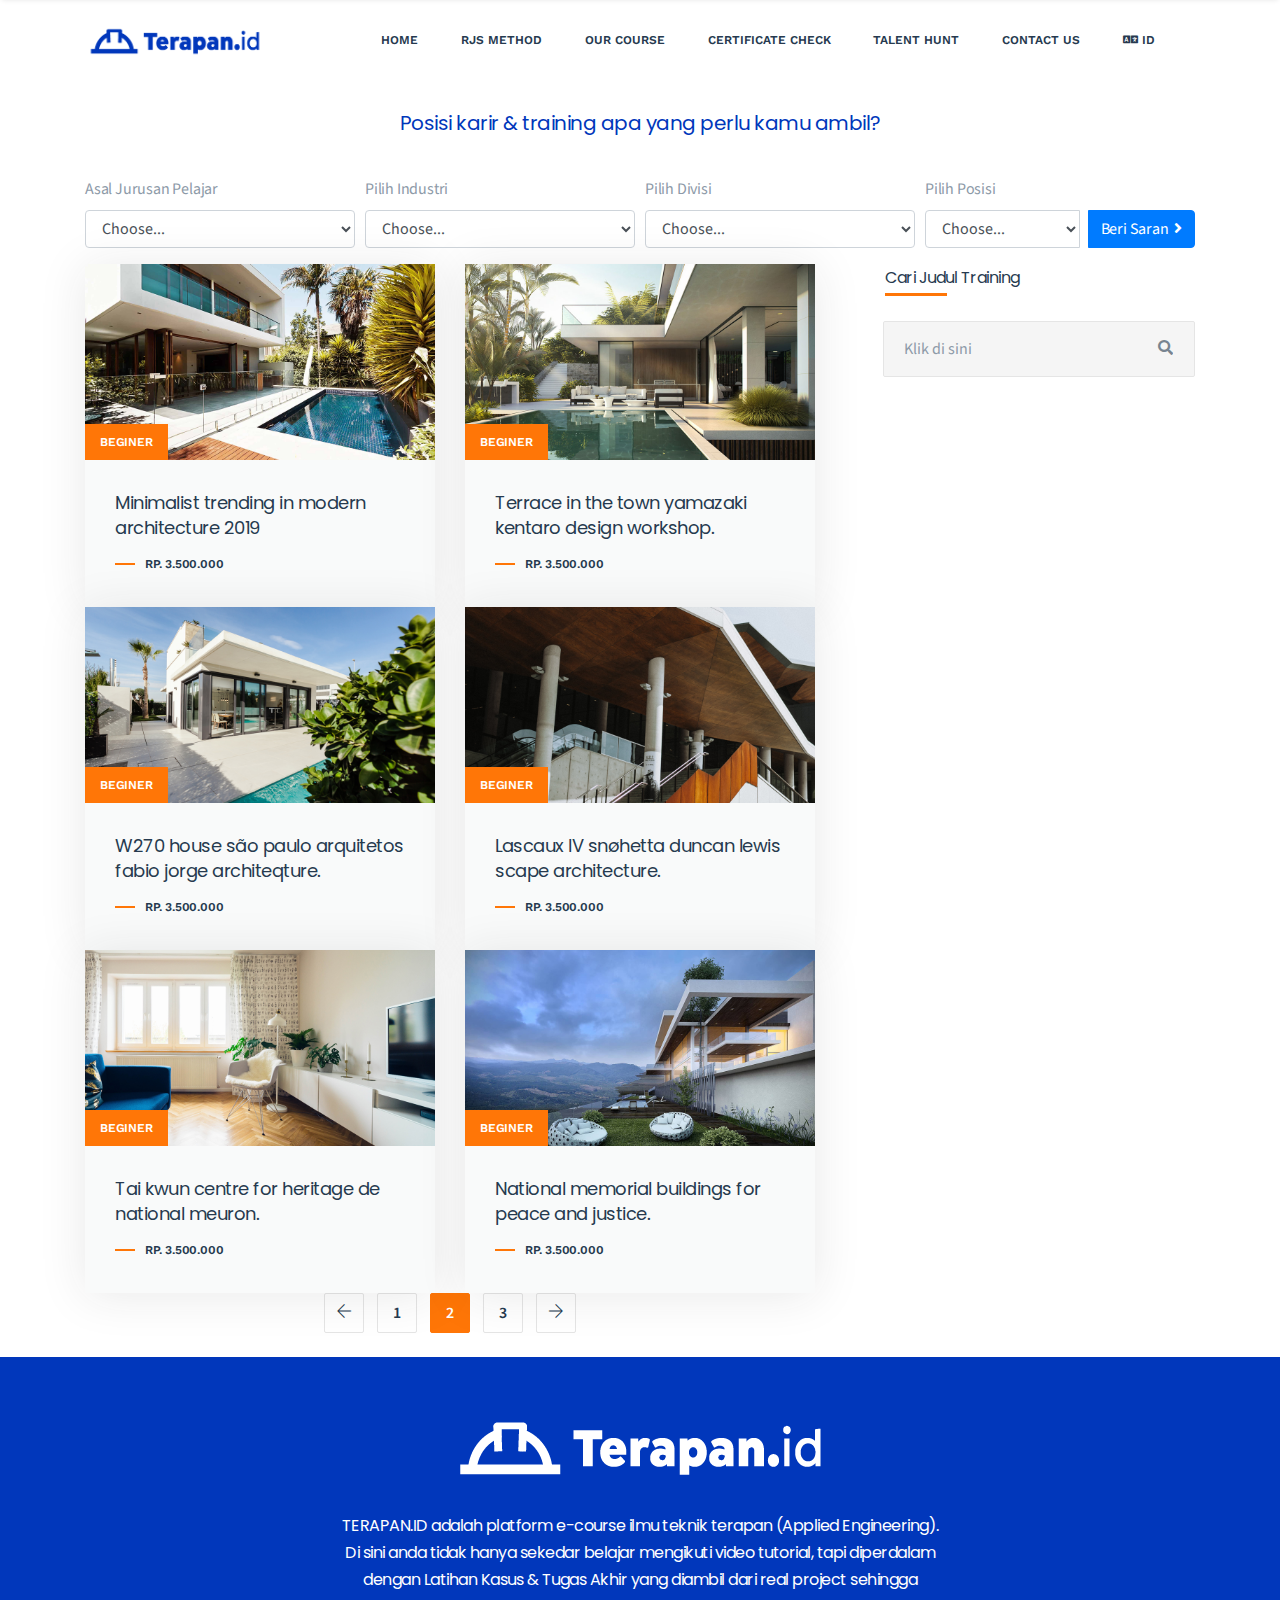
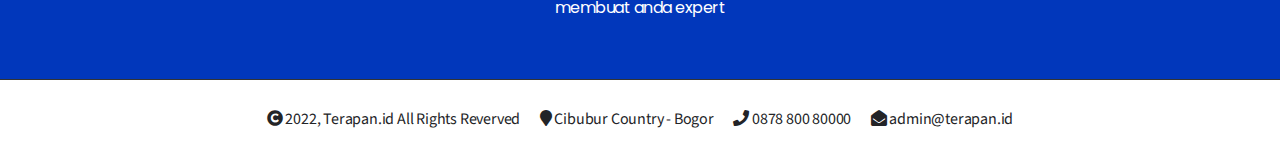
<file: search.html>
<!doctype html>
<html class="no-js" lang="en">

<head>
  <meta charset="utf-8">
  <meta name="viewport" content="width=device-width, initial-scale=1">
  <meta name="title" content="TERAPAN.ID adalah platform e-course ilmu teknik terapan">
  <meta name="description" content="TERAPAN.ID adalah platform e-course ilmu teknik terapan (Applied
    Engineering). Di sini anda tidak hanya sekedar belajar mengikuti
    video tutorial, tapi diperdalam dengan Latihan Kasus & Tugas
    Akhir yang diambil dari real project sehingga membuat anda
    expert" />
  <meta name="author" content="Terapanid" />
  <title>Terapan id | Course</title>
  <link rel="shortcut icon" type="image/x-icon" href="assets/img/favicon.png">

  <link rel="stylesheet" href="assets/css/fontawesome.min.css" />

  <link rel="stylesheet" href="assets/css/themify-icons.css" />

  <link rel="stylesheet" href="assets/css/elegant-line-icons.css" />

  <link rel="stylesheet" href="assets/css/elegant-font-icons.css" />

  <link rel="stylesheet" href="assets/css/flaticon.css" />

  <link rel="stylesheet" href="assets/css/animate.min.css" />

  <link rel="stylesheet" href="assets/css/bootstrap.min.css" />

  <link rel="stylesheet" href="assets/css/slick.css" />

  <link rel="stylesheet" href="assets/css/slider.css" />

  <link rel="stylesheet" href="assets/css/odometer.min.css" />

  <link rel="stylesheet" href="assets/css/venobox/venobox.css" />

  <link rel="stylesheet" href="assets/css/owl.carousel.css" />

  <link rel="stylesheet" href="assets/css/main.css" />

  <link rel="stylesheet" href="assets/css/responsive.css" />
  <script src="assets/js/vendor/modernizr-2.8.3-respond-1.4.2.min.js"></script>
</head>

<body>

  <div class="site-preloader-wrap">
    <div class="spinner"></div>
  </div>
  <header class="header" id="header">
    <div class="primary-header">
      <div class="container">
        <div class="primary-header-inner">
          <div class="header-logo">
            <a href="#"><img src="assets/img/terapan-biru.png" alt="Indico" /></a>
          </div>
          <div class="header-menu-wrap">
            <ul class="dl-menu">
              <li><a href="index.html">Home</a></li>
              <li><a href="#">Rjs Method</a></li>
              <li><a href="search.html">Our Course</a></li>
              <li><a href="#">Certificate Check</a></li>
              <li><a href="#">Talent Hunt</a></li>
              <li><a href="#">Contact Us</a></li>
              <li>
                <a href="#"><i class="fa fa-language"></i> ID</a>
                <ul>
                  <li>
                    <a href="#"><i class="fa fa-language"></i> EN</a>
                  </li>
                </ul>
              </li>
            </ul>
          </div>
          <div class="header-right">
            <div class="mobile-menu-icon">
              <div class="burger-menu">
                <div class="line-menu line-half first-line"></div>
                <div class="line-menu"></div>
                <div class="line-menu line-half last-line"></div>
              </div>
            </div>
          </div>
        </div>
      </div>
    </div>
  </header><br>

  <h3 align="center" font style="color:#0137BB">Posisi karir & training apa yang perlu kamu ambil?</h3><br>
  <div class="container">
    <div class="row about-wrap">
      <div class="col-lg-12">
        <form>
          <div class="form-row">
            <div class="form-group col-md-3">
              <label for="jurusan">Asal Jurusan Pelajar</label>
              <select id="jurusan" class="form-control">
                <option>Choose...</option>
                <option>Teknik Mesin</option>
              </select>
            </div>
            <div class="form-group col-md-3">
              <label for="industri">Pilih Industri</label>
              <select id="industri" class="form-control">
                <option>Choose...</option>
                <option>Oil Gas</option>
              </select>
            </div>
            <div class="form-group col-md-3">
              <label for="divisi">Pilih Divisi</label>
              <select id="divisi" class="form-control">
                <option>Choose...</option>
                <option>EPC</option>
              </select>
            </div>
            <div class="form-group col-md-3">
              <label for="posisi">Pilih Posisi</label>
              <div class="input-group">
                <select id="posisi" class="form-control">
                  <option>Choose...</option>
                  <option>Mechanical Static Engineer</option>
                </select>
                &nbsp;&nbsp;&nbsp;
                <div class="input-group-append">
                  <a href="after-search.html" class="btn btn-primary btn-block mt-6" onclick="afterSearch();">
                    Beri Saran &nbsp;<i class="fa fa-angle-right"></i>
                  </a>
                </div>
              </div>
            </div>
          </div>
        </form>
      </div>
    </div>
  </div>

  <section class="blog-section mb-4">
    <div class="container">
      <div class="blog-wrap row">
        <div class="col-lg-8 sm-padding">
          <div class="row">

            <div class="col-sm-6">
              <div class="blog-item box-shadow">
                <div class="blog-thumb">
                  <img src="assets/img/post-1.jpg" alt="post">
                  <span class="category"><a href="course-detail.html">Beginer</a></span>
                </div>
                <div class="blog-content">
                  <h3><a href="course-detail.html">Minimalist trending in modern architecture 2019</a></h3>
                  <a href="course-detail.html" class="read-more">Rp. 3.500.000</a>
                </div>
              </div>
            </div>

            <div class="col-sm-6">
              <div class="blog-item box-shadow">
                <div class="blog-thumb">
                  <img src="assets/img/post-2.jpg" alt="post">
                  <span class="category"><a href="course-detail.html">Beginer</a></span>
                </div>
                <div class="blog-content">
                  <h3><a href="course-detail.html">Terrace in the town yamazaki kentaro design workshop.</a></h3>
                  <a href="course-detail.html" class="read-more">Rp. 3.500.000</a>
                </div>
              </div>
            </div>

            <div class="col-sm-6">
              <div class="blog-item box-shadow">
                <div class="blog-thumb">
                  <img src="assets/img/post-3.jpg" alt="post">
                  <span class="category"><a href="course-detail.html">Beginer</a></span>
                </div>
                <div class="blog-content">
                  <h3><a href="course-detail.html">W270 house são paulo arquitetos fabio jorge architeqture.</a></h3>
                  <a href="course-detail.html" class="read-more">Rp. 3.500.000</a>
                </div>
              </div>
            </div>

            <div class="col-sm-6">
              <div class="blog-item box-shadow">
                <div class="blog-thumb">
                  <img src="assets/img/post-4.jpg" alt="post">
                  <span class="category"><a href="course-detail.html">Beginer</a></span>
                </div>
                <div class="blog-content">
                  <h3><a href="course-detail.html">Lascaux IV snøhetta duncan lewis scape architecture.</a></h3>
                  <a href="course-detail.html" class="read-more">Rp. 3.500.000</a>
                </div>
              </div>
            </div>

            <div class="col-sm-6">
              <div class="blog-item box-shadow">
                <div class="blog-thumb">
                  <img src="assets/img/post-5.jpg" alt="post">
                  <span class="category"><a href="course-detail.html">Beginer</a></span>
                </div>
                <div class="blog-content">
                  <h3><a href="course-detail.html">Tai kwun centre for heritage de national meuron.</a></h3>
                  <a href="course-detail.html" class="read-more">Rp. 3.500.000</a>
                </div>
              </div>
            </div>

            <div class="col-sm-6">
              <div class="blog-item box-shadow">
                <div class="blog-thumb">
                  <img src="assets/img/post-6.jpg" alt="post">
                  <span class="category"><a href="course-detail.html">Beginer</a></span>
                </div>
                <div class="blog-content">
                  <h3><a href="course-detail.html">National memorial buildings for peace and justice.</a></h3>
                  <a href="course-detail.html" class="read-more">Rp. 3.500.000</a>
                </div>
              </div>
            </div>
          </div>
          <ul class="pagination-wrap text-center">
            <li><a href="#"><i class="ti-arrow-left"></i></a></li>
            <li><a href="#">1</a></li>
            <li><a href="#" class="active">2</a></li>
            <li><a href="#">3</a></li>
            <li><a href="#"><i class="ti-arrow-right"></i></a></li>
          </ul>
        </div>

        <div class="col-lg-4">
          <div class="sidebar-wrap">
            <div class="widget-content">
              <h4>Cari Judul Training</h4>
              <form action="#" class="search-form">
                <input type="text" class="form-control" placeholder="Klik di sini">
                <button class="search-btn" type="button"><i class="fa fa-search"></i></button>
              </form>
            </div>
          </div>
        </div>
      </div>
    </div>
  </section>

  <section class="widget-section p-5">
    <div class="container">
      <div class="text-center">
        <img src="assets/img/terapan-putih.png" alt="Logo Terapan ID">
      </div>
      <br>
      <h4 class="text-center" style="color:white">
        TERAPAN.ID adalah platform e-course ilmu teknik terapan (Applied Engineering).<br>
        Di sini anda tidak hanya sekedar belajar mengikuti video tutorial, tapi diperdalam<br>
        dengan Latihan Kasus & Tugas Akhir yang diambil dari real project sehingga<br>
        membuat anda expert
      </h4>
    </div>
  </section>

  <footer class="sec-padding footer-bg"><br>
    <div class="container clearfix">
      <p style="color:#232427" align="center">
        <i class="fa fa-copyright"></i> 2022, Terapan.id All Rights Reverved
        &nbsp;&nbsp;&nbsp;&nbsp;&nbsp;
        <i class="fa fa-map-marker"></i> Cibubur Country - Bogor
        &nbsp;&nbsp;&nbsp;&nbsp;&nbsp;
        <i class="fa fa-phone"></i> 0878 800 80000
        &nbsp;&nbsp;&nbsp;&nbsp;&nbsp;
        <i class="fa fa-envelope-open"></i> admin@terapan.id
      </p>
    </div>
  </footer>

  <a data-scroll href="#header" id="scroll-to-top"><i class="arrow_carrot-up"></i></a>

  <script src="assets/js/vendor/jquery-1.12.4.min.js"></script>
  <script src="assets/js/vendor/bootstrap.min.js"></script>
  <script src="assets/js/vendor/tether.min.js"></script>
  <script src="assets/js/vendor/headroom.min.js"></script>
  <script src="assets/js/vendor/owl.carousel.min.js"></script>
  <script src="assets/js/vendor/smooth-scroll.min.js"></script>
  <script src="assets/js/vendor/venobox.min.js"></script>
  <script src="assets/js/vendor/jquery.ajaxchimp.min.js"></script>
  <script src="assets/js/vendor/slick.min.js"></script>
  <script src="assets/js/vendor/waypoints.min.js"></script>
  <script src="assets/js/vendor/odometer.min.js"></script>
  <script src="assets/js/vendor/wow.min.js"></script>
  <script src="assets/js/main.js"></script>

</body>

</html>
</file>
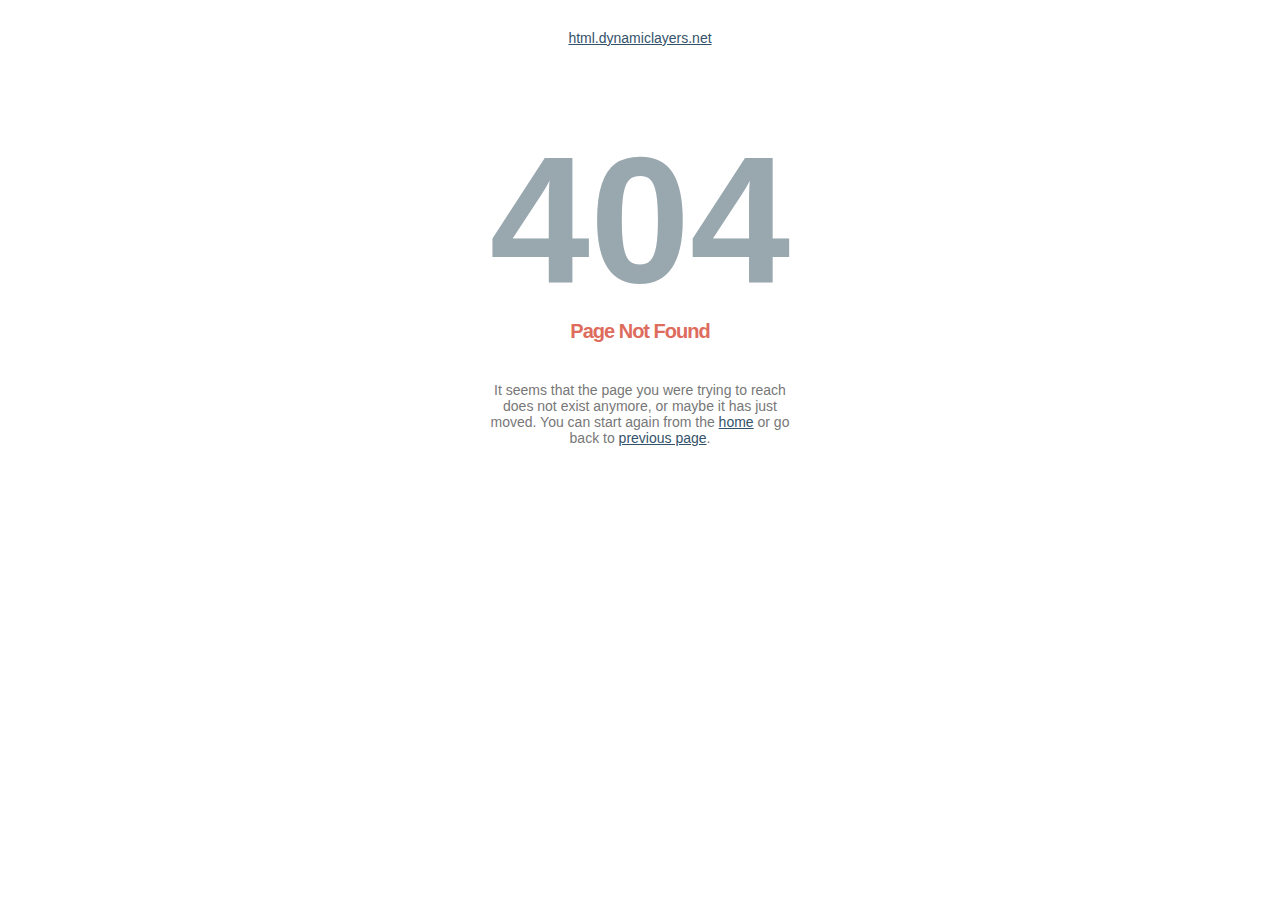
<file: assets/css/owl.video.play.html>
<!DOCTYPE html PUBLIC "-//W3C//DTD XHTML 1.0 Strict//EN" "http://www.w3.org/TR/xhtml1/DTD/xhtml1-strict.dtd">
<html xmlns="http://www.w3.org/1999/xhtml" xml:lang="en" lang="en"><head>
<title>404 &mdash; Not Found</title>
<meta http-equiv="Content-Type" content="text/html; charset=UTF-8" />
<meta name="description" content="Sorry, page not found" />
<style type="text/css">
        body {font-size:14px; color:#777777; font-family:arial; text-align:center;}
        h1 {font-size:180px; color:#99A7AF; margin: 70px 0 0 0;}
        h2 {color: #DE6C5D; font-family: arial; font-size: 20px; font-weight: bold; letter-spacing: -1px; margin: -3px 0 39px;}
        p {width:320px; text-align:center; margin-left:auto;margin-right:auto; margin-top: 30px }
        div {width:320px; text-align:center; margin-left:auto;margin-right:auto;}
        a:link {color: #34536A;}
        a:visited {color: #34536A;}
        a:active {color: #34536A;}
        a:hover {color: #34536A;}
    </style>
</head>
<body>
<p><a href="http://html.dynamiclayers.net/">html.dynamiclayers.net</a></p>
<h1>404</h1>
<h2>Page Not Found</h2>
<div>
It seems that the page you were trying to reach does not exist anymore, or maybe it has just moved.
You can start again from the <a href="http://html.dynamiclayers.net/">home</a> or go back to <a href="javascript:%20history.go(-1)">previous page</a>.
</div>
</body>
</html>
</file>
<file: assets/css/themify-icons.css>
@font-face{font-family:themify;src:url(../fonts/themify9f24.eot?-fvbane);src:url(../fonts/themifyd41d.eot?#iefix-fvbane) format('embedded-opentype'),url(../fonts/themify9f24.woff?-fvbane) format('woff'),url(../fonts/themify9f24.ttf?-fvbane) format('truetype'),url(../fonts/themify9f24.svg?-fvbane#themify) format('svg');font-weight:400;font-style:normal}[class*=" ti-"],[class^=ti-]{font-family:themify;speak:none;font-style:normal;font-weight:400;font-variant:normal;text-transform:none;line-height:1;-webkit-font-smoothing:antialiased;-moz-osx-font-smoothing:grayscale}.ti-wand:before{content:"\e600"}.ti-volume:before{content:"\e601"}.ti-user:before{content:"\e602"}.ti-unlock:before{content:"\e603"}.ti-unlink:before{content:"\e604"}.ti-trash:before{content:"\e605"}.ti-thought:before{content:"\e606"}.ti-target:before{content:"\e607"}.ti-tag:before{content:"\e608"}.ti-tablet:before{content:"\e609"}.ti-star:before{content:"\e60a"}.ti-spray:before{content:"\e60b"}.ti-signal:before{content:"\e60c"}.ti-shopping-cart:before{content:"\e60d"}.ti-shopping-cart-full:before{content:"\e60e"}.ti-settings:before{content:"\e60f"}.ti-search:before{content:"\e610"}.ti-zoom-in:before{content:"\e611"}.ti-zoom-out:before{content:"\e612"}.ti-cut:before{content:"\e613"}.ti-ruler:before{content:"\e614"}.ti-ruler-pencil:before{content:"\e615"}.ti-ruler-alt:before{content:"\e616"}.ti-bookmark:before{content:"\e617"}.ti-bookmark-alt:before{content:"\e618"}.ti-reload:before{content:"\e619"}.ti-plus:before{content:"\e61a"}.ti-pin:before{content:"\e61b"}.ti-pencil:before{content:"\e61c"}.ti-pencil-alt:before{content:"\e61d"}.ti-paint-roller:before{content:"\e61e"}.ti-paint-bucket:before{content:"\e61f"}.ti-na:before{content:"\e620"}.ti-mobile:before{content:"\e621"}.ti-minus:before{content:"\e622"}.ti-medall:before{content:"\e623"}.ti-medall-alt:before{content:"\e624"}.ti-marker:before{content:"\e625"}.ti-marker-alt:before{content:"\e626"}.ti-arrow-up:before{content:"\e627"}.ti-arrow-right:before{content:"\e628"}.ti-arrow-left:before{content:"\e629"}.ti-arrow-down:before{content:"\e62a"}.ti-lock:before{content:"\e62b"}.ti-location-arrow:before{content:"\e62c"}.ti-link:before{content:"\e62d"}.ti-layout:before{content:"\e62e"}.ti-layers:before{content:"\e62f"}.ti-layers-alt:before{content:"\e630"}.ti-key:before{content:"\e631"}.ti-import:before{content:"\e632"}.ti-image:before{content:"\e633"}.ti-heart:before{content:"\e634"}.ti-heart-broken:before{content:"\e635"}.ti-hand-stop:before{content:"\e636"}.ti-hand-open:before{content:"\e637"}.ti-hand-drag:before{content:"\e638"}.ti-folder:before{content:"\e639"}.ti-flag:before{content:"\e63a"}.ti-flag-alt:before{content:"\e63b"}.ti-flag-alt-2:before{content:"\e63c"}.ti-eye:before{content:"\e63d"}.ti-export:before{content:"\e63e"}.ti-exchange-vertical:before{content:"\e63f"}.ti-desktop:before{content:"\e640"}.ti-cup:before{content:"\e641"}.ti-crown:before{content:"\e642"}.ti-comments:before{content:"\e643"}.ti-comment:before{content:"\e644"}.ti-comment-alt:before{content:"\e645"}.ti-close:before{content:"\e646"}.ti-clip:before{content:"\e647"}.ti-angle-up:before{content:"\e648"}.ti-angle-right:before{content:"\e649"}.ti-angle-left:before{content:"\e64a"}.ti-angle-down:before{content:"\e64b"}.ti-check:before{content:"\e64c"}.ti-check-box:before{content:"\e64d"}.ti-camera:before{content:"\e64e"}.ti-announcement:before{content:"\e64f"}.ti-brush:before{content:"\e650"}.ti-briefcase:before{content:"\e651"}.ti-bolt:before{content:"\e652"}.ti-bolt-alt:before{content:"\e653"}.ti-blackboard:before{content:"\e654"}.ti-bag:before{content:"\e655"}.ti-move:before{content:"\e656"}.ti-arrows-vertical:before{content:"\e657"}.ti-arrows-horizontal:before{content:"\e658"}.ti-fullscreen:before{content:"\e659"}.ti-arrow-top-right:before{content:"\e65a"}.ti-arrow-top-left:before{content:"\e65b"}.ti-arrow-circle-up:before{content:"\e65c"}.ti-arrow-circle-right:before{content:"\e65d"}.ti-arrow-circle-left:before{content:"\e65e"}.ti-arrow-circle-down:before{content:"\e65f"}.ti-angle-double-up:before{content:"\e660"}.ti-angle-double-right:before{content:"\e661"}.ti-angle-double-left:before{content:"\e662"}.ti-angle-double-down:before{content:"\e663"}.ti-zip:before{content:"\e664"}.ti-world:before{content:"\e665"}.ti-wheelchair:before{content:"\e666"}.ti-view-list:before{content:"\e667"}.ti-view-list-alt:before{content:"\e668"}.ti-view-grid:before{content:"\e669"}.ti-uppercase:before{content:"\e66a"}.ti-upload:before{content:"\e66b"}.ti-underline:before{content:"\e66c"}.ti-truck:before{content:"\e66d"}.ti-timer:before{content:"\e66e"}.ti-ticket:before{content:"\e66f"}.ti-thumb-up:before{content:"\e670"}.ti-thumb-down:before{content:"\e671"}.ti-text:before{content:"\e672"}.ti-stats-up:before{content:"\e673"}.ti-stats-down:before{content:"\e674"}.ti-split-v:before{content:"\e675"}.ti-split-h:before{content:"\e676"}.ti-smallcap:before{content:"\e677"}.ti-shine:before{content:"\e678"}.ti-shift-right:before{content:"\e679"}.ti-shift-left:before{content:"\e67a"}.ti-shield:before{content:"\e67b"}.ti-notepad:before{content:"\e67c"}.ti-server:before{content:"\e67d"}.ti-quote-right:before{content:"\e67e"}.ti-quote-left:before{content:"\e67f"}.ti-pulse:before{content:"\e680"}.ti-printer:before{content:"\e681"}.ti-power-off:before{content:"\e682"}.ti-plug:before{content:"\e683"}.ti-pie-chart:before{content:"\e684"}.ti-paragraph:before{content:"\e685"}.ti-panel:before{content:"\e686"}.ti-package:before{content:"\e687"}.ti-music:before{content:"\e688"}.ti-music-alt:before{content:"\e689"}.ti-mouse:before{content:"\e68a"}.ti-mouse-alt:before{content:"\e68b"}.ti-money:before{content:"\e68c"}.ti-microphone:before{content:"\e68d"}.ti-menu:before{content:"\e68e"}.ti-menu-alt:before{content:"\e68f"}.ti-map:before{content:"\e690"}.ti-map-alt:before{content:"\e691"}.ti-loop:before{content:"\e692"}.ti-location-pin:before{content:"\e693"}.ti-list:before{content:"\e694"}.ti-light-bulb:before{content:"\e695"}.ti-Italic:before{content:"\e696"}.ti-info:before{content:"\e697"}.ti-infinite:before{content:"\e698"}.ti-id-badge:before{content:"\e699"}.ti-hummer:before{content:"\e69a"}.ti-home:before{content:"\e69b"}.ti-help:before{content:"\e69c"}.ti-headphone:before{content:"\e69d"}.ti-harddrives:before{content:"\e69e"}.ti-harddrive:before{content:"\e69f"}.ti-gift:before{content:"\e6a0"}.ti-game:before{content:"\e6a1"}.ti-filter:before{content:"\e6a2"}.ti-files:before{content:"\e6a3"}.ti-file:before{content:"\e6a4"}.ti-eraser:before{content:"\e6a5"}.ti-envelope:before{content:"\e6a6"}.ti-download:before{content:"\e6a7"}.ti-direction:before{content:"\e6a8"}.ti-direction-alt:before{content:"\e6a9"}.ti-dashboard:before{content:"\e6aa"}.ti-control-stop:before{content:"\e6ab"}.ti-control-shuffle:before{content:"\e6ac"}.ti-control-play:before{content:"\e6ad"}.ti-control-pause:before{content:"\e6ae"}.ti-control-forward:before{content:"\e6af"}.ti-control-backward:before{content:"\e6b0"}.ti-cloud:before{content:"\e6b1"}.ti-cloud-up:before{content:"\e6b2"}.ti-cloud-down:before{content:"\e6b3"}.ti-clipboard:before{content:"\e6b4"}.ti-car:before{content:"\e6b5"}.ti-calendar:before{content:"\e6b6"}.ti-book:before{content:"\e6b7"}.ti-bell:before{content:"\e6b8"}.ti-basketball:before{content:"\e6b9"}.ti-bar-chart:before{content:"\e6ba"}.ti-bar-chart-alt:before{content:"\e6bb"}.ti-back-right:before{content:"\e6bc"}.ti-back-left:before{content:"\e6bd"}.ti-arrows-corner:before{content:"\e6be"}.ti-archive:before{content:"\e6bf"}.ti-anchor:before{content:"\e6c0"}.ti-align-right:before{content:"\e6c1"}.ti-align-left:before{content:"\e6c2"}.ti-align-justify:before{content:"\e6c3"}.ti-align-center:before{content:"\e6c4"}.ti-alert:before{content:"\e6c5"}.ti-alarm-clock:before{content:"\e6c6"}.ti-agenda:before{content:"\e6c7"}.ti-write:before{content:"\e6c8"}.ti-window:before{content:"\e6c9"}.ti-widgetized:before{content:"\e6ca"}.ti-widget:before{content:"\e6cb"}.ti-widget-alt:before{content:"\e6cc"}.ti-wallet:before{content:"\e6cd"}.ti-video-clapper:before{content:"\e6ce"}.ti-video-camera:before{content:"\e6cf"}.ti-vector:before{content:"\e6d0"}.ti-themify-logo:before{content:"\e6d1"}.ti-themify-favicon:before{content:"\e6d2"}.ti-themify-favicon-alt:before{content:"\e6d3"}.ti-support:before{content:"\e6d4"}.ti-stamp:before{content:"\e6d5"}.ti-split-v-alt:before{content:"\e6d6"}.ti-slice:before{content:"\e6d7"}.ti-shortcode:before{content:"\e6d8"}.ti-shift-right-alt:before{content:"\e6d9"}.ti-shift-left-alt:before{content:"\e6da"}.ti-ruler-alt-2:before{content:"\e6db"}.ti-receipt:before{content:"\e6dc"}.ti-pin2:before{content:"\e6dd"}.ti-pin-alt:before{content:"\e6de"}.ti-pencil-alt2:before{content:"\e6df"}.ti-palette:before{content:"\e6e0"}.ti-more:before{content:"\e6e1"}.ti-more-alt:before{content:"\e6e2"}.ti-microphone-alt:before{content:"\e6e3"}.ti-magnet:before{content:"\e6e4"}.ti-line-double:before{content:"\e6e5"}.ti-line-dotted:before{content:"\e6e6"}.ti-line-dashed:before{content:"\e6e7"}.ti-layout-width-full:before{content:"\e6e8"}.ti-layout-width-default:before{content:"\e6e9"}.ti-layout-width-default-alt:before{content:"\e6ea"}.ti-layout-tab:before{content:"\e6eb"}.ti-layout-tab-window:before{content:"\e6ec"}.ti-layout-tab-v:before{content:"\e6ed"}.ti-layout-tab-min:before{content:"\e6ee"}.ti-layout-slider:before{content:"\e6ef"}.ti-layout-slider-alt:before{content:"\e6f0"}.ti-layout-sidebar-right:before{content:"\e6f1"}.ti-layout-sidebar-none:before{content:"\e6f2"}.ti-layout-sidebar-left:before{content:"\e6f3"}.ti-layout-placeholder:before{content:"\e6f4"}.ti-layout-menu:before{content:"\e6f5"}.ti-layout-menu-v:before{content:"\e6f6"}.ti-layout-menu-separated:before{content:"\e6f7"}.ti-layout-menu-full:before{content:"\e6f8"}.ti-layout-media-right-alt:before{content:"\e6f9"}.ti-layout-media-right:before{content:"\e6fa"}.ti-layout-media-overlay:before{content:"\e6fb"}.ti-layout-media-overlay-alt:before{content:"\e6fc"}.ti-layout-media-overlay-alt-2:before{content:"\e6fd"}.ti-layout-media-left-alt:before{content:"\e6fe"}.ti-layout-media-left:before{content:"\e6ff"}.ti-layout-media-center-alt:before{content:"\e700"}.ti-layout-media-center:before{content:"\e701"}.ti-layout-list-thumb:before{content:"\e702"}.ti-layout-list-thumb-alt:before{content:"\e703"}.ti-layout-list-post:before{content:"\e704"}.ti-layout-list-large-image:before{content:"\e705"}.ti-layout-line-solid:before{content:"\e706"}.ti-layout-grid4:before{content:"\e707"}.ti-layout-grid3:before{content:"\e708"}.ti-layout-grid2:before{content:"\e709"}.ti-layout-grid2-thumb:before{content:"\e70a"}.ti-layout-cta-right:before{content:"\e70b"}.ti-layout-cta-left:before{content:"\e70c"}.ti-layout-cta-center:before{content:"\e70d"}.ti-layout-cta-btn-right:before{content:"\e70e"}.ti-layout-cta-btn-left:before{content:"\e70f"}.ti-layout-column4:before{content:"\e710"}.ti-layout-column3:before{content:"\e711"}.ti-layout-column2:before{content:"\e712"}.ti-layout-accordion-separated:before{content:"\e713"}.ti-layout-accordion-merged:before{content:"\e714"}.ti-layout-accordion-list:before{content:"\e715"}.ti-ink-pen:before{content:"\e716"}.ti-info-alt:before{content:"\e717"}.ti-help-alt:before{content:"\e718"}.ti-headphone-alt:before{content:"\e719"}.ti-hand-point-up:before{content:"\e71a"}.ti-hand-point-right:before{content:"\e71b"}.ti-hand-point-left:before{content:"\e71c"}.ti-hand-point-down:before{content:"\e71d"}.ti-gallery:before{content:"\e71e"}.ti-face-smile:before{content:"\e71f"}.ti-face-sad:before{content:"\e720"}.ti-credit-card:before{content:"\e721"}.ti-control-skip-forward:before{content:"\e722"}.ti-control-skip-backward:before{content:"\e723"}.ti-control-record:before{content:"\e724"}.ti-control-eject:before{content:"\e725"}.ti-comments-smiley:before{content:"\e726"}.ti-brush-alt:before{content:"\e727"}.ti-youtube:before{content:"\e728"}.ti-vimeo:before{content:"\e729"}.ti-twitter:before{content:"\e72a"}.ti-time:before{content:"\e72b"}.ti-tumblr:before{content:"\e72c"}.ti-skype:before{content:"\e72d"}.ti-share:before{content:"\e72e"}.ti-share-alt:before{content:"\e72f"}.ti-rocket:before{content:"\e730"}.ti-pinterest:before{content:"\e731"}.ti-new-window:before{content:"\e732"}.ti-microsoft:before{content:"\e733"}.ti-list-ol:before{content:"\e734"}.ti-linkedin:before{content:"\e735"}.ti-layout-sidebar-2:before{content:"\e736"}.ti-layout-grid4-alt:before{content:"\e737"}.ti-layout-grid3-alt:before{content:"\e738"}.ti-layout-grid2-alt:before{content:"\e739"}.ti-layout-column4-alt:before{content:"\e73a"}.ti-layout-column3-alt:before{content:"\e73b"}.ti-layout-column2-alt:before{content:"\e73c"}.ti-instagram:before{content:"\e73d"}.ti-google:before{content:"\e73e"}.ti-github:before{content:"\e73f"}.ti-flickr:before{content:"\e740"}.ti-facebook:before{content:"\e741"}.ti-dropbox:before{content:"\e742"}.ti-dribbble:before{content:"\e743"}.ti-apple:before{content:"\e744"}.ti-android:before{content:"\e745"}.ti-save:before{content:"\e746"}.ti-save-alt:before{content:"\e747"}.ti-yahoo:before{content:"\e748"}.ti-wordpress:before{content:"\e749"}.ti-vimeo-alt:before{content:"\e74a"}.ti-twitter-alt:before{content:"\e74b"}.ti-tumblr-alt:before{content:"\e74c"}.ti-trello:before{content:"\e74d"}.ti-stack-overflow:before{content:"\e74e"}.ti-soundcloud:before{content:"\e74f"}.ti-sharethis:before{content:"\e750"}.ti-sharethis-alt:before{content:"\e751"}.ti-reddit:before{content:"\e752"}.ti-pinterest-alt:before{content:"\e753"}.ti-microsoft-alt:before{content:"\e754"}.ti-linux:before{content:"\e755"}.ti-jsfiddle:before{content:"\e756"}.ti-joomla:before{content:"\e757"}.ti-html5:before{content:"\e758"}.ti-flickr-alt:before{content:"\e759"}.ti-email:before{content:"\e75a"}.ti-drupal:before{content:"\e75b"}.ti-dropbox-alt:before{content:"\e75c"}.ti-css3:before{content:"\e75d"}.ti-rss:before{content:"\e75e"}.ti-rss-alt:before{content:"\e75f"}
</file>
<file: assets/css/elegant-line-icons.css>
@font-face{font-family:et-line;src:url(../fonts/et-line.eot);src:url(../fonts/et-lined41d.eot?#iefix) format('embedded-opentype'),url(../fonts/et-line.woff) format('woff'),url(../fonts/et-line.ttf) format('truetype'),url(../fonts/et-line.svg#et-line) format('svg');font-weight:400;font-style:normal}[data-icon]:before{font-family:et-line;content:attr(data-icon);speak:none;font-weight:400;font-variant:normal;text-transform:none;line-height:1;-webkit-font-smoothing:antialiased;-moz-osx-font-smoothing:grayscale;display:inline-block}.icon-mobile,.icon-laptop,.icon-desktop,.icon-tablet,.icon-phone,.icon-document,.icon-documents,.icon-search,.icon-clipboard,.icon-newspaper,.icon-notebook,.icon-book-open,.icon-browser,.icon-calendar,.icon-presentation,.icon-picture,.icon-pictures,.icon-video,.icon-camera,.icon-printer,.icon-toolbox,.icon-briefcase,.icon-wallet,.icon-gift,.icon-bargraph,.icon-grid,.icon-expand,.icon-focus,.icon-edit,.icon-adjustments,.icon-ribbon,.icon-hourglass,.icon-lock,.icon-megaphone,.icon-shield,.icon-trophy,.icon-flag,.icon-map,.icon-puzzle,.icon-basket,.icon-envelope,.icon-streetsign,.icon-telescope,.icon-gears,.icon-key,.icon-paperclip,.icon-attachment,.icon-pricetags,.icon-lightbulb,.icon-layers,.icon-pencil,.icon-tools,.icon-tools-2,.icon-scissors,.icon-paintbrush,.icon-magnifying-glass,.icon-circle-compass,.icon-linegraph,.icon-mic,.icon-strategy,.icon-beaker,.icon-caution,.icon-recycle,.icon-anchor,.icon-profile-male,.icon-profile-female,.icon-bike,.icon-wine,.icon-hotairballoon,.icon-globe,.icon-genius,.icon-map-pin,.icon-dial,.icon-chat,.icon-heart,.icon-cloud,.icon-upload,.icon-download,.icon-target,.icon-hazardous,.icon-piechart,.icon-speedometer,.icon-global,.icon-compass,.icon-lifesaver,.icon-clock,.icon-aperture,.icon-quote,.icon-scope,.icon-alarmclock,.icon-refresh,.icon-happy,.icon-sad,.icon-facebook,.icon-twitter,.icon-googleplus,.icon-rss,.icon-tumblr,.icon-linkedin,.icon-dribbble{font-family:et-line;speak:none;font-style:normal;font-weight:400;font-variant:normal;text-transform:none;line-height:1;-webkit-font-smoothing:antialiased;-moz-osx-font-smoothing:grayscale;display:inline-block}.icon-mobile:before{content:"\e000"}.icon-laptop:before{content:"\e001"}.icon-desktop:before{content:"\e002"}.icon-tablet:before{content:"\e003"}.icon-phone:before{content:"\e004"}.icon-document:before{content:"\e005"}.icon-documents:before{content:"\e006"}.icon-search:before{content:"\e007"}.icon-clipboard:before{content:"\e008"}.icon-newspaper:before{content:"\e009"}.icon-notebook:before{content:"\e00a"}.icon-book-open:before{content:"\e00b"}.icon-browser:before{content:"\e00c"}.icon-calendar:before{content:"\e00d"}.icon-presentation:before{content:"\e00e"}.icon-picture:before{content:"\e00f"}.icon-pictures:before{content:"\e010"}.icon-video:before{content:"\e011"}.icon-camera:before{content:"\e012"}.icon-printer:before{content:"\e013"}.icon-toolbox:before{content:"\e014"}.icon-briefcase:before{content:"\e015"}.icon-wallet:before{content:"\e016"}.icon-gift:before{content:"\e017"}.icon-bargraph:before{content:"\e018"}.icon-grid:before{content:"\e019"}.icon-expand:before{content:"\e01a"}.icon-focus:before{content:"\e01b"}.icon-edit:before{content:"\e01c"}.icon-adjustments:before{content:"\e01d"}.icon-ribbon:before{content:"\e01e"}.icon-hourglass:before{content:"\e01f"}.icon-lock:before{content:"\e020"}.icon-megaphone:before{content:"\e021"}.icon-shield:before{content:"\e022"}.icon-trophy:before{content:"\e023"}.icon-flag:before{content:"\e024"}.icon-map:before{content:"\e025"}.icon-puzzle:before{content:"\e026"}.icon-basket:before{content:"\e027"}.icon-envelope:before{content:"\e028"}.icon-streetsign:before{content:"\e029"}.icon-telescope:before{content:"\e02a"}.icon-gears:before{content:"\e02b"}.icon-key:before{content:"\e02c"}.icon-paperclip:before{content:"\e02d"}.icon-attachment:before{content:"\e02e"}.icon-pricetags:before{content:"\e02f"}.icon-lightbulb:before{content:"\e030"}.icon-layers:before{content:"\e031"}.icon-pencil:before{content:"\e032"}.icon-tools:before{content:"\e033"}.icon-tools-2:before{content:"\e034"}.icon-scissors:before{content:"\e035"}.icon-paintbrush:before{content:"\e036"}.icon-magnifying-glass:before{content:"\e037"}.icon-circle-compass:before{content:"\e038"}.icon-linegraph:before{content:"\e039"}.icon-mic:before{content:"\e03a"}.icon-strategy:before{content:"\e03b"}.icon-beaker:before{content:"\e03c"}.icon-caution:before{content:"\e03d"}.icon-recycle:before{content:"\e03e"}.icon-anchor:before{content:"\e03f"}.icon-profile-male:before{content:"\e040"}.icon-profile-female:before{content:"\e041"}.icon-bike:before{content:"\e042"}.icon-wine:before{content:"\e043"}.icon-hotairballoon:before{content:"\e044"}.icon-globe:before{content:"\e045"}.icon-genius:before{content:"\e046"}.icon-map-pin:before{content:"\e047"}.icon-dial:before{content:"\e048"}.icon-chat:before{content:"\e049"}.icon-heart:before{content:"\e04a"}.icon-cloud:before{content:"\e04b"}.icon-upload:before{content:"\e04c"}.icon-download:before{content:"\e04d"}.icon-target:before{content:"\e04e"}.icon-hazardous:before{content:"\e04f"}.icon-piechart:before{content:"\e050"}.icon-speedometer:before{content:"\e051"}.icon-global:before{content:"\e052"}.icon-compass:before{content:"\e053"}.icon-lifesaver:before{content:"\e054"}.icon-clock:before{content:"\e055"}.icon-aperture:before{content:"\e056"}.icon-quote:before{content:"\e057"}.icon-scope:before{content:"\e058"}.icon-alarmclock:before{content:"\e059"}.icon-refresh:before{content:"\e05a"}.icon-happy:before{content:"\e05b"}.icon-sad:before{content:"\e05c"}.icon-facebook:before{content:"\e05d"}.icon-twitter:before{content:"\e05e"}.icon-googleplus:before{content:"\e05f"}.icon-rss:before{content:"\e060"}.icon-tumblr:before{content:"\e061"}.icon-linkedin:before{content:"\e062"}.icon-dribbble:before{content:"\e063"}
</file>
<file: assets/css/elegant-font-icons.css>
@font-face{font-family:eleganticons;src:url(../fonts/ElegantIcons.eot);src:url(../fonts/ElegantIconsd41d.eot?#iefix) format('embedded-opentype'),url(../fonts/ElegantIcons.woff) format('woff'),url(../fonts/ElegantIcons.ttf) format('truetype'),url(../fonts/ElegantIcons.svg#ElegantIcons) format('svg');font-weight:400;font-style:normal}[data-icon]:before{font-family:eleganticons;content:attr(data-icon);speak:none;font-weight:400;font-variant:normal;text-transform:none;line-height:1;-webkit-font-smoothing:antialiased;-moz-osx-font-smoothing:grayscale}.arrow_up,.arrow_down,.arrow_left,.arrow_right,.arrow_left-up,.arrow_right-up,.arrow_right-down,.arrow_left-down,.arrow-up-down,.arrow_up-down_alt,.arrow_left-right_alt,.arrow_left-right,.arrow_expand_alt2,.arrow_expand_alt,.arrow_condense,.arrow_expand,.arrow_move,.arrow_carrot-up,.arrow_carrot-down,.arrow_carrot-left,.arrow_carrot-right,.arrow_carrot-2up,.arrow_carrot-2down,.arrow_carrot-2left,.arrow_carrot-2right,.arrow_carrot-up_alt2,.arrow_carrot-down_alt2,.arrow_carrot-left_alt2,.arrow_carrot-right_alt2,.arrow_carrot-2up_alt2,.arrow_carrot-2down_alt2,.arrow_carrot-2left_alt2,.arrow_carrot-2right_alt2,.arrow_triangle-up,.arrow_triangle-down,.arrow_triangle-left,.arrow_triangle-right,.arrow_triangle-up_alt2,.arrow_triangle-down_alt2,.arrow_triangle-left_alt2,.arrow_triangle-right_alt2,.arrow_back,.icon_minus-06,.icon_plus,.icon_close,.icon_check,.icon_minus_alt2,.icon_plus_alt2,.icon_close_alt2,.icon_check_alt2,.icon_zoom-out_alt,.icon_zoom-in_alt,.icon_search,.icon_box-empty,.icon_box-selected,.icon_minus-box,.icon_plus-box,.icon_box-checked,.icon_circle-empty,.icon_circle-slelected,.icon_stop_alt2,.icon_stop,.icon_pause_alt2,.icon_pause,.icon_menu,.icon_menu-square_alt2,.icon_menu-circle_alt2,.icon_ul,.icon_ol,.icon_adjust-horiz,.icon_adjust-vert,.icon_document_alt,.icon_documents_alt,.icon_pencil,.icon_pencil-edit_alt,.icon_pencil-edit,.icon_folder-alt,.icon_folder-open_alt,.icon_folder-add_alt,.icon_info_alt,.icon_error-oct_alt,.icon_error-circle_alt,.icon_error-triangle_alt,.icon_question_alt2,.icon_question,.icon_comment_alt,.icon_chat_alt,.icon_vol-mute_alt,.icon_volume-low_alt,.icon_volume-high_alt,.icon_quotations,.icon_quotations_alt2,.icon_clock_alt,.icon_lock_alt,.icon_lock-open_alt,.icon_key_alt,.icon_cloud_alt,.icon_cloud-upload_alt,.icon_cloud-download_alt,.icon_image,.icon_images,.icon_lightbulb_alt,.icon_gift_alt,.icon_house_alt,.icon_genius,.icon_mobile,.icon_tablet,.icon_laptop,.icon_desktop,.icon_camera_alt,.icon_mail_alt,.icon_cone_alt,.icon_ribbon_alt,.icon_bag_alt,.icon_creditcard,.icon_cart_alt,.icon_paperclip,.icon_tag_alt,.icon_tags_alt,.icon_trash_alt,.icon_cursor_alt,.icon_mic_alt,.icon_compass_alt,.icon_pin_alt,.icon_pushpin_alt,.icon_map_alt,.icon_drawer_alt,.icon_toolbox_alt,.icon_book_alt,.icon_calendar,.icon_film,.icon_table,.icon_contacts_alt,.icon_headphones,.icon_lifesaver,.icon_piechart,.icon_refresh,.icon_link_alt,.icon_link,.icon_loading,.icon_blocked,.icon_archive_alt,.icon_heart_alt,.icon_star_alt,.icon_star-half_alt,.icon_star,.icon_star-half,.icon_tools,.icon_tool,.icon_cog,.icon_cogs,.arrow_up_alt,.arrow_down_alt,.arrow_left_alt,.arrow_right_alt,.arrow_left-up_alt,.arrow_right-up_alt,.arrow_right-down_alt,.arrow_left-down_alt,.arrow_condense_alt,.arrow_expand_alt3,.arrow_carrot_up_alt,.arrow_carrot-down_alt,.arrow_carrot-left_alt,.arrow_carrot-right_alt,.arrow_carrot-2up_alt,.arrow_carrot-2dwnn_alt,.arrow_carrot-2left_alt,.arrow_carrot-2right_alt,.arrow_triangle-up_alt,.arrow_triangle-down_alt,.arrow_triangle-left_alt,.arrow_triangle-right_alt,.icon_minus_alt,.icon_plus_alt,.icon_close_alt,.icon_check_alt,.icon_zoom-out,.icon_zoom-in,.icon_stop_alt,.icon_menu-square_alt,.icon_menu-circle_alt,.icon_document,.icon_documents,.icon_pencil_alt,.icon_folder,.icon_folder-open,.icon_folder-add,.icon_folder_upload,.icon_folder_download,.icon_info,.icon_error-circle,.icon_error-oct,.icon_error-triangle,.icon_question_alt,.icon_comment,.icon_chat,.icon_vol-mute,.icon_volume-low,.icon_volume-high,.icon_quotations_alt,.icon_clock,.icon_lock,.icon_lock-open,.icon_key,.icon_cloud,.icon_cloud-upload,.icon_cloud-download,.icon_lightbulb,.icon_gift,.icon_house,.icon_camera,.icon_mail,.icon_cone,.icon_ribbon,.icon_bag,.icon_cart,.icon_tag,.icon_tags,.icon_trash,.icon_cursor,.icon_mic,.icon_compass,.icon_pin,.icon_pushpin,.icon_map,.icon_drawer,.icon_toolbox,.icon_book,.icon_contacts,.icon_archive,.icon_heart,.icon_profile,.icon_group,.icon_grid-2x2,.icon_grid-3x3,.icon_music,.icon_pause_alt,.icon_phone,.icon_upload,.icon_download,.social_facebook,.social_twitter,.social_pinterest,.social_googleplus,.social_tumblr,.social_tumbleupon,.social_wordpress,.social_instagram,.social_dribbble,.social_vimeo,.social_linkedin,.social_rss,.social_deviantart,.social_share,.social_myspace,.social_skype,.social_youtube,.social_picassa,.social_googledrive,.social_flickr,.social_blogger,.social_spotify,.social_delicious,.social_facebook_circle,.social_twitter_circle,.social_pinterest_circle,.social_googleplus_circle,.social_tumblr_circle,.social_stumbleupon_circle,.social_wordpress_circle,.social_instagram_circle,.social_dribbble_circle,.social_vimeo_circle,.social_linkedin_circle,.social_rss_circle,.social_deviantart_circle,.social_share_circle,.social_myspace_circle,.social_skype_circle,.social_youtube_circle,.social_picassa_circle,.social_googledrive_alt2,.social_flickr_circle,.social_blogger_circle,.social_spotify_circle,.social_delicious_circle,.social_facebook_square,.social_twitter_square,.social_pinterest_square,.social_googleplus_square,.social_tumblr_square,.social_stumbleupon_square,.social_wordpress_square,.social_instagram_square,.social_dribbble_square,.social_vimeo_square,.social_linkedin_square,.social_rss_square,.social_deviantart_square,.social_share_square,.social_myspace_square,.social_skype_square,.social_youtube_square,.social_picassa_square,.social_googledrive_square,.social_flickr_square,.social_blogger_square,.social_spotify_square,.social_delicious_square,.icon_printer,.icon_calulator,.icon_building,.icon_floppy,.icon_drive,.icon_search-2,.icon_id,.icon_id-2,.icon_puzzle,.icon_like,.icon_dislike,.icon_mug,.icon_currency,.icon_wallet,.icon_pens,.icon_easel,.icon_flowchart,.icon_datareport,.icon_briefcase,.icon_shield,.icon_percent,.icon_globe,.icon_globe-2,.icon_target,.icon_hourglass,.icon_balance,.icon_rook,.icon_printer-alt,.icon_calculator_alt,.icon_building_alt,.icon_floppy_alt,.icon_drive_alt,.icon_search_alt,.icon_id_alt,.icon_id-2_alt,.icon_puzzle_alt,.icon_like_alt,.icon_dislike_alt,.icon_mug_alt,.icon_currency_alt,.icon_wallet_alt,.icon_pens_alt,.icon_easel_alt,.icon_flowchart_alt,.icon_datareport_alt,.icon_briefcase_alt,.icon_shield_alt,.icon_percent_alt,.icon_globe_alt,.icon_clipboard{font-family:eleganticons;speak:none;font-style:normal;font-weight:400;font-variant:normal;text-transform:none;line-height:1;-webkit-font-smoothing:antialiased}.arrow_up:before{content:"\21"}.arrow_down:before{content:"\22"}.arrow_left:before{content:"\23"}.arrow_right:before{content:"\24"}.arrow_left-up:before{content:"\25"}.arrow_right-up:before{content:"\26"}.arrow_right-down:before{content:"\27"}.arrow_left-down:before{content:"\28"}.arrow-up-down:before{content:"\29"}.arrow_up-down_alt:before{content:"\2a"}.arrow_left-right_alt:before{content:"\2b"}.arrow_left-right:before{content:"\2c"}.arrow_expand_alt2:before{content:"\2d"}.arrow_expand_alt:before{content:"\2e"}.arrow_condense:before{content:"\2f"}.arrow_expand:before{content:"\30"}.arrow_move:before{content:"\31"}.arrow_carrot-up:before{content:"\32"}.arrow_carrot-down:before{content:"\33"}.arrow_carrot-left:before{content:"\34"}.arrow_carrot-right:before{content:"\35"}.arrow_carrot-2up:before{content:"\36"}.arrow_carrot-2down:before{content:"\37"}.arrow_carrot-2left:before{content:"\38"}.arrow_carrot-2right:before{content:"\39"}.arrow_carrot-up_alt2:before{content:"\3a"}.arrow_carrot-down_alt2:before{content:"\3b"}.arrow_carrot-left_alt2:before{content:"\3c"}.arrow_carrot-right_alt2:before{content:"\3d"}.arrow_carrot-2up_alt2:before{content:"\3e"}.arrow_carrot-2down_alt2:before{content:"\3f"}.arrow_carrot-2left_alt2:before{content:"\40"}.arrow_carrot-2right_alt2:before{content:"\41"}.arrow_triangle-up:before{content:"\42"}.arrow_triangle-down:before{content:"\43"}.arrow_triangle-left:before{content:"\44"}.arrow_triangle-right:before{content:"\45"}.arrow_triangle-up_alt2:before{content:"\46"}.arrow_triangle-down_alt2:before{content:"\47"}.arrow_triangle-left_alt2:before{content:"\48"}.arrow_triangle-right_alt2:before{content:"\49"}.arrow_back:before{content:"\4a"}.icon_minus-06:before{content:"\4b"}.icon_plus:before{content:"\4c"}.icon_close:before{content:"\4d"}.icon_check:before{content:"\4e"}.icon_minus_alt2:before{content:"\4f"}.icon_plus_alt2:before{content:"\50"}.icon_close_alt2:before{content:"\51"}.icon_check_alt2:before{content:"\52"}.icon_zoom-out_alt:before{content:"\53"}.icon_zoom-in_alt:before{content:"\54"}.icon_search:before{content:"\55"}.icon_box-empty:before{content:"\56"}.icon_box-selected:before{content:"\57"}.icon_minus-box:before{content:"\58"}.icon_plus-box:before{content:"\59"}.icon_box-checked:before{content:"\5a"}.icon_circle-empty:before{content:"\5b"}.icon_circle-slelected:before{content:"\5c"}.icon_stop_alt2:before{content:"\5d"}.icon_stop:before{content:"\5e"}.icon_pause_alt2:before{content:"\5f"}.icon_pause:before{content:"\60"}.icon_menu:before{content:"\61"}.icon_menu-square_alt2:before{content:"\62"}.icon_menu-circle_alt2:before{content:"\63"}.icon_ul:before{content:"\64"}.icon_ol:before{content:"\65"}.icon_adjust-horiz:before{content:"\66"}.icon_adjust-vert:before{content:"\67"}.icon_document_alt:before{content:"\68"}.icon_documents_alt:before{content:"\69"}.icon_pencil:before{content:"\6a"}.icon_pencil-edit_alt:before{content:"\6b"}.icon_pencil-edit:before{content:"\6c"}.icon_folder-alt:before{content:"\6d"}.icon_folder-open_alt:before{content:"\6e"}.icon_folder-add_alt:before{content:"\6f"}.icon_info_alt:before{content:"\70"}.icon_error-oct_alt:before{content:"\71"}.icon_error-circle_alt:before{content:"\72"}.icon_error-triangle_alt:before{content:"\73"}.icon_question_alt2:before{content:"\74"}.icon_question:before{content:"\75"}.icon_comment_alt:before{content:"\76"}.icon_chat_alt:before{content:"\77"}.icon_vol-mute_alt:before{content:"\78"}.icon_volume-low_alt:before{content:"\79"}.icon_volume-high_alt:before{content:"\7a"}.icon_quotations:before{content:"\7b"}.icon_quotations_alt2:before{content:"\7c"}.icon_clock_alt:before{content:"\7d"}.icon_lock_alt:before{content:"\7e"}.icon_lock-open_alt:before{content:"\e000"}.icon_key_alt:before{content:"\e001"}.icon_cloud_alt:before{content:"\e002"}.icon_cloud-upload_alt:before{content:"\e003"}.icon_cloud-download_alt:before{content:"\e004"}.icon_image:before{content:"\e005"}.icon_images:before{content:"\e006"}.icon_lightbulb_alt:before{content:"\e007"}.icon_gift_alt:before{content:"\e008"}.icon_house_alt:before{content:"\e009"}.icon_genius:before{content:"\e00a"}.icon_mobile:before{content:"\e00b"}.icon_tablet:before{content:"\e00c"}.icon_laptop:before{content:"\e00d"}.icon_desktop:before{content:"\e00e"}.icon_camera_alt:before{content:"\e00f"}.icon_mail_alt:before{content:"\e010"}.icon_cone_alt:before{content:"\e011"}.icon_ribbon_alt:before{content:"\e012"}.icon_bag_alt:before{content:"\e013"}.icon_creditcard:before{content:"\e014"}.icon_cart_alt:before{content:"\e015"}.icon_paperclip:before{content:"\e016"}.icon_tag_alt:before{content:"\e017"}.icon_tags_alt:before{content:"\e018"}.icon_trash_alt:before{content:"\e019"}.icon_cursor_alt:before{content:"\e01a"}.icon_mic_alt:before{content:"\e01b"}.icon_compass_alt:before{content:"\e01c"}.icon_pin_alt:before{content:"\e01d"}.icon_pushpin_alt:before{content:"\e01e"}.icon_map_alt:before{content:"\e01f"}.icon_drawer_alt:before{content:"\e020"}.icon_toolbox_alt:before{content:"\e021"}.icon_book_alt:before{content:"\e022"}.icon_calendar:before{content:"\e023"}.icon_film:before{content:"\e024"}.icon_table:before{content:"\e025"}.icon_contacts_alt:before{content:"\e026"}.icon_headphones:before{content:"\e027"}.icon_lifesaver:before{content:"\e028"}.icon_piechart:before{content:"\e029"}.icon_refresh:before{content:"\e02a"}.icon_link_alt:before{content:"\e02b"}.icon_link:before{content:"\e02c"}.icon_loading:before{content:"\e02d"}.icon_blocked:before{content:"\e02e"}.icon_archive_alt:before{content:"\e02f"}.icon_heart_alt:before{content:"\e030"}.icon_star_alt:before{content:"\e031"}.icon_star-half_alt:before{content:"\e032"}.icon_star:before{content:"\e033"}.icon_star-half:before{content:"\e034"}.icon_tools:before{content:"\e035"}.icon_tool:before{content:"\e036"}.icon_cog:before{content:"\e037"}.icon_cogs:before{content:"\e038"}.arrow_up_alt:before{content:"\e039"}.arrow_down_alt:before{content:"\e03a"}.arrow_left_alt:before{content:"\e03b"}.arrow_right_alt:before{content:"\e03c"}.arrow_left-up_alt:before{content:"\e03d"}.arrow_right-up_alt:before{content:"\e03e"}.arrow_right-down_alt:before{content:"\e03f"}.arrow_left-down_alt:before{content:"\e040"}.arrow_condense_alt:before{content:"\e041"}.arrow_expand_alt3:before{content:"\e042"}.arrow_carrot_up_alt:before{content:"\e043"}.arrow_carrot-down_alt:before{content:"\e044"}.arrow_carrot-left_alt:before{content:"\e045"}.arrow_carrot-right_alt:before{content:"\e046"}.arrow_carrot-2up_alt:before{content:"\e047"}.arrow_carrot-2dwnn_alt:before{content:"\e048"}.arrow_carrot-2left_alt:before{content:"\e049"}.arrow_carrot-2right_alt:before{content:"\e04a"}.arrow_triangle-up_alt:before{content:"\e04b"}.arrow_triangle-down_alt:before{content:"\e04c"}.arrow_triangle-left_alt:before{content:"\e04d"}.arrow_triangle-right_alt:before{content:"\e04e"}.icon_minus_alt:before{content:"\e04f"}.icon_plus_alt:before{content:"\e050"}.icon_close_alt:before{content:"\e051"}.icon_check_alt:before{content:"\e052"}.icon_zoom-out:before{content:"\e053"}.icon_zoom-in:before{content:"\e054"}.icon_stop_alt:before{content:"\e055"}.icon_menu-square_alt:before{content:"\e056"}.icon_menu-circle_alt:before{content:"\e057"}.icon_document:before{content:"\e058"}.icon_documents:before{content:"\e059"}.icon_pencil_alt:before{content:"\e05a"}.icon_folder:before{content:"\e05b"}.icon_folder-open:before{content:"\e05c"}.icon_folder-add:before{content:"\e05d"}.icon_folder_upload:before{content:"\e05e"}.icon_folder_download:before{content:"\e05f"}.icon_info:before{content:"\e060"}.icon_error-circle:before{content:"\e061"}.icon_error-oct:before{content:"\e062"}.icon_error-triangle:before{content:"\e063"}.icon_question_alt:before{content:"\e064"}.icon_comment:before{content:"\e065"}.icon_chat:before{content:"\e066"}.icon_vol-mute:before{content:"\e067"}.icon_volume-low:before{content:"\e068"}.icon_volume-high:before{content:"\e069"}.icon_quotations_alt:before{content:"\e06a"}.icon_clock:before{content:"\e06b"}.icon_lock:before{content:"\e06c"}.icon_lock-open:before{content:"\e06d"}.icon_key:before{content:"\e06e"}.icon_cloud:before{content:"\e06f"}.icon_cloud-upload:before{content:"\e070"}.icon_cloud-download:before{content:"\e071"}.icon_lightbulb:before{content:"\e072"}.icon_gift:before{content:"\e073"}.icon_house:before{content:"\e074"}.icon_camera:before{content:"\e075"}.icon_mail:before{content:"\e076"}.icon_cone:before{content:"\e077"}.icon_ribbon:before{content:"\e078"}.icon_bag:before{content:"\e079"}.icon_cart:before{content:"\e07a"}.icon_tag:before{content:"\e07b"}.icon_tags:before{content:"\e07c"}.icon_trash:before{content:"\e07d"}.icon_cursor:before{content:"\e07e"}.icon_mic:before{content:"\e07f"}.icon_compass:before{content:"\e080"}.icon_pin:before{content:"\e081"}.icon_pushpin:before{content:"\e082"}.icon_map:before{content:"\e083"}.icon_drawer:before{content:"\e084"}.icon_toolbox:before{content:"\e085"}.icon_book:before{content:"\e086"}.icon_contacts:before{content:"\e087"}.icon_archive:before{content:"\e088"}.icon_heart:before{content:"\e089"}.icon_profile:before{content:"\e08a"}.icon_group:before{content:"\e08b"}.icon_grid-2x2:before{content:"\e08c"}.icon_grid-3x3:before{content:"\e08d"}.icon_music:before{content:"\e08e"}.icon_pause_alt:before{content:"\e08f"}.icon_phone:before{content:"\e090"}.icon_upload:before{content:"\e091"}.icon_download:before{content:"\e092"}.social_facebook:before{content:"\e093"}.social_twitter:before{content:"\e094"}.social_pinterest:before{content:"\e095"}.social_googleplus:before{content:"\e096"}.social_tumblr:before{content:"\e097"}.social_tumbleupon:before{content:"\e098"}.social_wordpress:before{content:"\e099"}.social_instagram:before{content:"\e09a"}.social_dribbble:before{content:"\e09b"}.social_vimeo:before{content:"\e09c"}.social_linkedin:before{content:"\e09d"}.social_rss:before{content:"\e09e"}.social_deviantart:before{content:"\e09f"}.social_share:before{content:"\e0a0"}.social_myspace:before{content:"\e0a1"}.social_skype:before{content:"\e0a2"}.social_youtube:before{content:"\e0a3"}.social_picassa:before{content:"\e0a4"}.social_googledrive:before{content:"\e0a5"}.social_flickr:before{content:"\e0a6"}.social_blogger:before{content:"\e0a7"}.social_spotify:before{content:"\e0a8"}.social_delicious:before{content:"\e0a9"}.social_facebook_circle:before{content:"\e0aa"}.social_twitter_circle:before{content:"\e0ab"}.social_pinterest_circle:before{content:"\e0ac"}.social_googleplus_circle:before{content:"\e0ad"}.social_tumblr_circle:before{content:"\e0ae"}.social_stumbleupon_circle:before{content:"\e0af"}.social_wordpress_circle:before{content:"\e0b0"}.social_instagram_circle:before{content:"\e0b1"}.social_dribbble_circle:before{content:"\e0b2"}.social_vimeo_circle:before{content:"\e0b3"}.social_linkedin_circle:before{content:"\e0b4"}.social_rss_circle:before{content:"\e0b5"}.social_deviantart_circle:before{content:"\e0b6"}.social_share_circle:before{content:"\e0b7"}.social_myspace_circle:before{content:"\e0b8"}.social_skype_circle:before{content:"\e0b9"}.social_youtube_circle:before{content:"\e0ba"}.social_picassa_circle:before{content:"\e0bb"}.social_googledrive_alt2:before{content:"\e0bc"}.social_flickr_circle:before{content:"\e0bd"}.social_blogger_circle:before{content:"\e0be"}.social_spotify_circle:before{content:"\e0bf"}.social_delicious_circle:before{content:"\e0c0"}.social_facebook_square:before{content:"\e0c1"}.social_twitter_square:before{content:"\e0c2"}.social_pinterest_square:before{content:"\e0c3"}.social_googleplus_square:before{content:"\e0c4"}.social_tumblr_square:before{content:"\e0c5"}.social_stumbleupon_square:before{content:"\e0c6"}.social_wordpress_square:before{content:"\e0c7"}.social_instagram_square:before{content:"\e0c8"}.social_dribbble_square:before{content:"\e0c9"}.social_vimeo_square:before{content:"\e0ca"}.social_linkedin_square:before{content:"\e0cb"}.social_rss_square:before{content:"\e0cc"}.social_deviantart_square:before{content:"\e0cd"}.social_share_square:before{content:"\e0ce"}.social_myspace_square:before{content:"\e0cf"}.social_skype_square:before{content:"\e0d0"}.social_youtube_square:before{content:"\e0d1"}.social_picassa_square:before{content:"\e0d2"}.social_googledrive_square:before{content:"\e0d3"}.social_flickr_square:before{content:"\e0d4"}.social_blogger_square:before{content:"\e0d5"}.social_spotify_square:before{content:"\e0d6"}.social_delicious_square:before{content:"\e0d7"}.icon_printer:before{content:"\e103"}.icon_calulator:before{content:"\e0ee"}.icon_building:before{content:"\e0ef"}.icon_floppy:before{content:"\e0e8"}.icon_drive:before{content:"\e0ea"}.icon_search-2:before{content:"\e101"}.icon_id:before{content:"\e107"}.icon_id-2:before{content:"\e108"}.icon_puzzle:before{content:"\e102"}.icon_like:before{content:"\e106"}.icon_dislike:before{content:"\e0eb"}.icon_mug:before{content:"\e105"}.icon_currency:before{content:"\e0ed"}.icon_wallet:before{content:"\e100"}.icon_pens:before{content:"\e104"}.icon_easel:before{content:"\e0e9"}.icon_flowchart:before{content:"\e109"}.icon_datareport:before{content:"\e0ec"}.icon_briefcase:before{content:"\e0fe"}.icon_shield:before{content:"\e0f6"}.icon_percent:before{content:"\e0fb"}.icon_globe:before{content:"\e0e2"}.icon_globe-2:before{content:"\e0e3"}.icon_target:before{content:"\e0f5"}.icon_hourglass:before{content:"\e0e1"}.icon_balance:before{content:"\e0ff"}.icon_rook:before{content:"\e0f8"}.icon_printer-alt:before{content:"\e0fa"}.icon_calculator_alt:before{content:"\e0e7"}.icon_building_alt:before{content:"\e0fd"}.icon_floppy_alt:before{content:"\e0e4"}.icon_drive_alt:before{content:"\e0e5"}.icon_search_alt:before{content:"\e0f7"}.icon_id_alt:before{content:"\e0e0"}.icon_id-2_alt:before{content:"\e0fc"}.icon_puzzle_alt:before{content:"\e0f9"}.icon_like_alt:before{content:"\e0dd"}.icon_dislike_alt:before{content:"\e0f1"}.icon_mug_alt:before{content:"\e0dc"}.icon_currency_alt:before{content:"\e0f3"}.icon_wallet_alt:before{content:"\e0d8"}.icon_pens_alt:before{content:"\e0db"}.icon_easel_alt:before{content:"\e0f0"}.icon_flowchart_alt:before{content:"\e0df"}.icon_datareport_alt:before{content:"\e0f2"}.icon_briefcase_alt:before{content:"\e0f4"}.icon_shield_alt:before{content:"\e0d9"}.icon_percent_alt:before{content:"\e0da"}.icon_globe_alt:before{content:"\e0de"}.icon_clipboard:before{content:"\e0e6"}.glyph{float:left;text-align:center;padding:.75em;margin:.4em 1.5em .75em 0;width:6em;text-shadow:none}.glyph_big{font-size:128px;color:#59c5dc;float:left;margin-right:20px}.glyph div{padding-bottom:10px}.glyph input{font-family:consolas,monospace;font-size:12px;width:100%;text-align:center;border:0;box-shadow:0 0 0 1px #ccc;padding:.2em;-moz-border-radius:5px;-webkit-border-radius:5px}.centered{margin-left:auto;margin-right:auto}.glyph .fs1{font-size:2em}
</file>
<file: assets/css/flaticon.css>
@font-face{font-family:flaticon;src:url(../fonts/Flaticon.eot);src:url(../fonts/Flaticond41d.eot?#iefix) format("embedded-opentype"),url(../fonts/Flaticon.html) format("woff2"),url(../fonts/Flaticon.woff) format("woff"),url(../fonts/Flaticon.ttf) format("truetype"),url(../fonts/Flaticon.svg#Flaticon) format("svg");font-weight:400;font-style:normal}@media screen and (-webkit-min-device-pixel-ratio:0){@font-face{font-family:flaticon;src:url(../fonts/Flaticon.svg#Flaticon) format("svg")}}[class^=flaticon-],[class*=" flaticon-"]{line-height:1}[class^=flaticon-]:before,[class*=" flaticon-"]:before,[class^=flaticon-]:after,[class*=" flaticon-"]:after{font-family:Flaticon;font-style:normal}.flaticon-factory:before{content:"\f100"}.flaticon-industrial-robot:before{content:"\f101"}.flaticon-worker:before{content:"\f102"}.flaticon-assembly-line:before{content:"\f103"}.flaticon-tank-truck:before{content:"\f104"}.flaticon-factory-1:before{content:"\f105"}.flaticon-conveyor:before{content:"\f106"}.flaticon-loader:before{content:"\f107"}.flaticon-worker-1:before{content:"\f108"}.flaticon-industrial-robot-1:before{content:"\f109"}.flaticon-industrial-robot-2:before{content:"\f10a"}.flaticon-gear:before{content:"\f10b"}.flaticon-tanks:before{content:"\f10c"}.flaticon-industrial-robot-3:before{content:"\f10d"}.flaticon-refinery:before{content:"\f10e"}.flaticon-power-plant:before{content:"\f10f"}.flaticon-van:before{content:"\f110"}.flaticon-control-system:before{content:"\f111"}.flaticon-3d-printer:before{content:"\f112"}.flaticon-generator:before{content:"\f113"}
</file>
<file: assets/css/slider.css>
.slider-content-wrap {
    height: 450px
}

.dl-slider .overlay {
    background-color: rgba(0, 0, 0, .3);
    width: 100%;
    height: 100%;
    position: absolute;
    left: 0;
    top: 0;
    z-index: -1
}

.dl-slider .bg-img {
    display: block;
    background-repeat: no-repeat;
    -webkit-background-size: cover;
    background-size: cover;
    background-position: center center;
    width: 100%;
    height: 100%;
    position: absolute;
    left: 0;
    top: 0;
    overflow: hidden;
    z-index: -1
}

.dl-slider .dl-caption {
    color: #fff;
    font-family: poppins, sans-serif
}

.dl-slider .dl-caption .inner-layer {
    display: inline-block;
    overflow: hidden
}

.dl-slider .owl-item.active .dl-caption {
    visibility: visible
}

.dl-slider .dl-caption.medium {
    white-space: nowrap;
    font-size: 12px;
    font-family: work sans, sans-serif;
    letter-spacing: 0;
    line-height: 26px;
    height: 26px;
    font-weight: 600;
    color: rgb(255, 255, 255, .8);
    letter-spacing: 1px;
    text-transform: uppercase;
    visibility: inherit;
    transition: none 0s ease 0s;
    text-align: inherit;
    border-width: 0;
    margin: 0;
    padding: 0;
    min-height: 0;
    min-width: 0;
    max-height: none;
    max-width: none;
    opacity: 1;
    margin-bottom: 10px
}

.dl-slider .dl-caption.big {
    white-space: nowrap;
    font-size: 42px;
    line-height: 50px;
    font-weight: 600;
    color: #fff;
    letter-spacing: -1px;
    height: 50px
}

.dl-slider .slider-content {
    position: relative
}

.dl-slider .dl-caption.small {
    font-family: source sans pro, sans-serif;
    font-size: 16px;
    font-weight: 400;
    letter-spacing: -.2px;
    line-height: 26px;
    color: #fff;
    margin-top: 5px
}

.dl-slider .dl-btn-group {
    margin-top: 25px;
    overflow: hidden
}

.dl-slider .dl-btn {
    background-color: #ff7607;
    display: inline-block;
    color: #fff;
    font-size: 12px;
    line-height: 12;
    font-family: work sans, sans-serif;
    letter-spacing: 0;
    font-weight: 600;
    text-transform: uppercase;
    transition: all .2s ease-in-out;
    display: inline-block;
    padding: 0 30px;
    line-height: 45px;
    border-radius: 3px
}

.dl-slider .dl-btn i {
    margin-left: 5px;
    line-height: 45px
}

.dl-slider .dl-btn:hover {
    background-color: #fff;
    color: #000;
    transition: all .2s ease-in-out
}

@media only screen and (max-width:992px) {
    .slider-content-wrap {
        height: 400px
    }
    .dl-slider .dl-caption.medium {
        font-size: 12px
    }
    .dl-slider .dl-caption.big {
        font-size: 28px;
        line-height: 30px;
        height: 30px;
        letter-spacing: -1px
    }
    .dl-slider .dl-caption.small {
        font-size: 12px;
        line-height: 20px
    }
    .dl-slider .dl-btn-group {
        margin-top: 10px
    }
    .dl-slider .dl-btn {
        line-height: 45px;
        padding: 0 35px;
        font-size: 12px
    }
    .dl-slider.owl-carousel div.owl-nav button {
        width: 40px;
        height: 40px;
        line-height: 40px;
        font-size: 10px
    }
    .dl-slider .dl-caption.dl-border {
        display: none!important
    }
}

@media only screen and (max-width:520px) {
    .dl-slider .dl-caption.big {
        font-size: 24px;
        letter-spacing: -.5px
    }
    .dl-slider .dl-caption.small br {
        display: none
    }
}

.dl-slider .slick-dots {
    width: 100%;
    height: auto;
    text-align: center;
    position: absolute;
    left: 0;
    bottom: 20px;
    margin: 0;
    list-style: none
}

.dl-slider .slick-dots li {
    display: inline-block;
    margin: 0 6px
}

.dl-slider .slick-dots li button {
    background-color: rgba(255, 255, 255, .7);
    width: 12px;
    height: 12px;
    border-radius: 50%;
    overflow: hidden;
    text-indent: -99999px;
    padding: 0;
    transition: all .3s ease-in-out;
    cursor: pointer
}

.dl-slider .slick-dots li button:focus,
.dl-slider .slick-dots li button:active {
    outline: none
}

.dl-slider .slick-dots li.slick-active button {
    background-color: #ff7607;
    transition: all .3s ease-in-out
}

.dl-slider.vertical-dots .slick-dots {
    width: auto;
    height: auto;
    bottom: 50%;
    left: auto;
    right: 50px;
    transform: translateY(50%)
}

.dl-slider.vertical-dots .slick-dots li {
    display: block;
    margin: 5px 0
}

.dl-slider .slick-arrow {
    background-color: rgba(0, 0, 0, .4);
    color: #ddd;
    font-size: 14px;
    width: 40px;
    height: 60px;
    line-height: 60px;
    position: absolute;
    left: 0;
    top: 50%;
    transform: translateY(-50%);
    text-align: center;
    z-index: 1;
    cursor: pointer;
    transition: all .3s ease-in-out
}

.dl-slider .slick-arrow.slick-next {
    left: auto;
    right: 0
}

.dl-slider .slick-arrow:hover {
    background-color: rgba(0, 0, 0, .8);
    color: #fff;
    transition: all .3s ease-in-out
}

.tracking-in-expand {
    -webkit-animation: tracking-in-expand .7s cubic-bezier(.215, .61, .355, 1) both;
    animation: tracking-in-expand .7s cubic-bezier(.215, .61, .355, 1) both
}

@-webkit-keyframes tracking-in-expand {
    0% {
        letter-spacing: -8px;
        opacity: 0
    }
    40% {
        opacity: .6
    }
    100% {
        opacity: 1
    }
}

@keyframes tracking-in-expand {
    0% {
        letter-spacing: -8px;
        opacity: 0
    }
    40% {
        opacity: .6
    }
    100% {
        opacity: 1
    }
}

.tracking-in-expand-fwd {
    -webkit-animation: tracking-in-expand-fwd .8s cubic-bezier(.215, .61, .355, 1) both;
    animation: tracking-in-expand-fwd .8s cubic-bezier(.215, .61, .355, 1) both
}

@-webkit-keyframes tracking-in-expand-fwd {
    0% {
        letter-spacing: -.5em;
        -webkit-transform: translateZ(-700px);
        transform: translateZ(-700px);
        opacity: 0
    }
    40% {
        opacity: .6
    }
    100% {
        -webkit-transform: translateZ(0);
        transform: translateZ(0);
        opacity: 1
    }
}

@keyframes tracking-in-expand-fwd {
    0% {
        letter-spacing: -.5em;
        -webkit-transform: translateZ(-700px);
        transform: translateZ(-700px);
        opacity: 0
    }
    40% {
        opacity: .6
    }
    100% {
        -webkit-transform: translateZ(0);
        transform: translateZ(0);
        opacity: 1
    }
}

.tracking-in-expand-fwd-top {
    -webkit-animation: tracking-in-expand-fwd-top .8s cubic-bezier(.215, .61, .355, 1) both;
    animation: tracking-in-expand-fwd-top .8s cubic-bezier(.215, .61, .355, 1) both
}

@-webkit-keyframes tracking-in-expand-fwd-top {
    0% {
        letter-spacing: -.5em;
        -webkit-transform: translateZ(-700px) translateY(-500px);
        transform: translateZ(-700px) translateY(-500px);
        opacity: 0
    }
    40% {
        opacity: .6
    }
    100% {
        -webkit-transform: translateZ(0) translateY(0);
        transform: translateZ(0) translateY(0);
        opacity: 1
    }
}

@keyframes tracking-in-expand-fwd-top {
    0% {
        letter-spacing: -.5em;
        -webkit-transform: translateZ(-700px) translateY(-500px);
        transform: translateZ(-700px) translateY(-500px);
        opacity: 0
    }
    40% {
        opacity: .6
    }
    100% {
        -webkit-transform: translateZ(0) translateY(0);
        transform: translateZ(0) translateY(0);
        opacity: 1
    }
}

.tracking-in-expand-fwd-bottom {
    -webkit-animation: tracking-in-expand-fwd-bottom .8s cubic-bezier(.215, .61, .355, 1) both;
    animation: tracking-in-expand-fwd-bottom .8s cubic-bezier(.215, .61, .355, 1) both
}

@-webkit-keyframes tracking-in-expand-fwd-bottom {
    0% {
        letter-spacing: -.5em;
        -webkit-transform: translateZ(-700px) translateY(500px);
        transform: translateZ(-700px) translateY(500px);
        opacity: 0
    }
    40% {
        opacity: .6
    }
    100% {
        -webkit-transform: translateZ(0) translateY(0);
        transform: translateZ(0) translateY(0);
        opacity: 1
    }
}

@keyframes tracking-in-expand-fwd-bottom {
    0% {
        letter-spacing: -.5em;
        -webkit-transform: translateZ(-700px) translateY(500px);
        transform: translateZ(-700px) translateY(500px);
        opacity: 0
    }
    40% {
        opacity: .6
    }
    100% {
        -webkit-transform: translateZ(0) translateY(0);
        transform: translateZ(0) translateY(0);
        opacity: 1
    }
}

.tracking-in-contract {
    -webkit-animation: tracking-in-contract .8s cubic-bezier(.215, .61, .355, 1) both;
    animation: tracking-in-contract .8s cubic-bezier(.215, .61, .355, 1) both
}

@-webkit-keyframes tracking-in-contract {
    0% {
        letter-spacing: 1em;
        opacity: 0
    }
    40% {
        opacity: .6
    }
    100% {
        letter-spacing: normal;
        opacity: 1
    }
}

@keyframes tracking-in-contract {
    0% {
        letter-spacing: 1em;
        opacity: 0
    }
    40% {
        opacity: .6
    }
    100% {
        letter-spacing: normal;
        opacity: 1
    }
}

.tracking-in-contract-bck {
    -webkit-animation: tracking-in-contract-bck 1s cubic-bezier(.215, .61, .355, 1) both;
    animation: tracking-in-contract-bck 1s cubic-bezier(.215, .61, .355, 1) both
}

@-webkit-keyframes tracking-in-contract-bck {
    0% {
        letter-spacing: 1em;
        -webkit-transform: translateZ(400px);
        transform: translateZ(400px);
        opacity: 0
    }
    40% {
        opacity: .6
    }
    100% {
        -webkit-transform: translateZ(0);
        transform: translateZ(0);
        opacity: 1
    }
}

@keyframes tracking-in-contract-bck {
    0% {
        letter-spacing: 1em;
        -webkit-transform: translateZ(400px);
        transform: translateZ(400px);
        opacity: 0
    }
    40% {
        opacity: .6
    }
    100% {
        -webkit-transform: translateZ(0);
        transform: translateZ(0);
        opacity: 1
    }
}

.tracking-in-contract-bck-top {
    -webkit-animation: tracking-in-contract-bck-top 1s cubic-bezier(.215, .61, .355, 1) both;
    animation: tracking-in-contract-bck-top 1s cubic-bezier(.215, .61, .355, 1) both
}

@-webkit-keyframes tracking-in-contract-bck-top {
    0% {
        letter-spacing: 1em;
        -webkit-transform: translateZ(400px) translateY(-300px);
        transform: translateZ(400px) translateY(-300px);
        opacity: 0
    }
    40% {
        opacity: .6
    }
    100% {
        -webkit-transform: translateZ(0) translateY(0);
        transform: translateZ(0) translateY(0);
        opacity: 1
    }
}

@keyframes tracking-in-contract-bck-top {
    0% {
        letter-spacing: 1em;
        -webkit-transform: translateZ(400px) translateY(-300px);
        transform: translateZ(400px) translateY(-300px);
        opacity: 0
    }
    40% {
        opacity: .6
    }
    100% {
        -webkit-transform: translateZ(0) translateY(0);
        transform: translateZ(0) translateY(0);
        opacity: 1
    }
}

.tracking-in-contract-bck-bottom {
    -webkit-animation: tracking-in-contract-bck-bottom 1s cubic-bezier(.215, .61, .355, 1) both;
    animation: tracking-in-contract-bck-bottom 1s cubic-bezier(.215, .61, .355, 1) both
}

@-webkit-keyframes tracking-in-contract-bck-bottom {
    0% {
        letter-spacing: 1em;
        -webkit-transform: translateZ(400px) translateY(300px);
        transform: translateZ(400px) translateY(300px);
        opacity: 0
    }
    40% {
        opacity: .6
    }
    100% {
        -webkit-transform: translateZ(0) translateY(0);
        transform: translateZ(0) translateY(0);
        opacity: 1
    }
}

@keyframes tracking-in-contract-bck-bottom {
    0% {
        letter-spacing: 1em;
        -webkit-transform: translateZ(400px) translateY(300px);
        transform: translateZ(400px) translateY(300px);
        opacity: 0
    }
    40% {
        opacity: .6
    }
    100% {
        -webkit-transform: translateZ(0) translateY(0);
        transform: translateZ(0) translateY(0);
        opacity: 1
    }
}

.text-focus-in {
    -webkit-animation: text-focus-in 1s cubic-bezier(.55, .085, .68, .53) both;
    animation: text-focus-in 1s cubic-bezier(.55, .085, .68, .53) both
}

@-webkit-keyframes text-focus-in {
    0% {
        -webkit-filter: blur(12px);
        filter: blur(12px);
        opacity: 0
    }
    100% {
        -webkit-filter: blur(0px);
        filter: blur(0px);
        opacity: 1
    }
}

@keyframes text-focus-in {
    0% {
        -webkit-filter: blur(12px);
        filter: blur(12px);
        opacity: 0
    }
    100% {
        -webkit-filter: blur(0px);
        filter: blur(0px);
        opacity: 1
    }
}

.focus-in-expand {
    -webkit-animation: focus-in-expand .8s cubic-bezier(.25, .46, .45, .94) both;
    animation: focus-in-expand .8s cubic-bezier(.25, .46, .45, .94) both
}

@-webkit-keyframes focus-in-expand {
    0% {
        letter-spacing: -.5em;
        -webkit-filter: blur(12px);
        filter: blur(12px);
        opacity: 0
    }
    100% {
        -webkit-filter: blur(0px);
        filter: blur(0px);
        opacity: 1
    }
}

@keyframes focus-in-expand {
    0% {
        letter-spacing: -.5em;
        -webkit-filter: blur(12px);
        filter: blur(12px);
        opacity: 0
    }
    100% {
        -webkit-filter: blur(0px);
        filter: blur(0px);
        opacity: 1
    }
}

.focus-in-expand-fwd {
    -webkit-animation: focus-in-expand-fwd .8s cubic-bezier(.25, .46, .45, .94) both;
    animation: focus-in-expand-fwd .8s cubic-bezier(.25, .46, .45, .94) both
}

@-webkit-keyframes focus-in-expand-fwd {
    0% {
        letter-spacing: -.5em;
        -webkit-transform: translateZ(-800px);
        transform: translateZ(-800px);
        -webkit-filter: blur(12px);
        filter: blur(12px);
        opacity: 0
    }
    100% {
        -webkit-transform: translateZ(0);
        transform: translateZ(0);
        -webkit-filter: blur(0);
        filter: blur(0);
        opacity: 1
    }
}

@keyframes focus-in-expand-fwd {
    0% {
        letter-spacing: -.5em;
        -webkit-transform: translateZ(-800px);
        transform: translateZ(-800px);
        -webkit-filter: blur(12px);
        filter: blur(12px);
        opacity: 0
    }
    100% {
        -webkit-transform: translateZ(0);
        transform: translateZ(0);
        -webkit-filter: blur(0);
        filter: blur(0);
        opacity: 1
    }
}

.focus-in-contract {
    -webkit-animation: focus-in-contract .7s cubic-bezier(.25, .46, .45, .94) both;
    animation: focus-in-contract .7s cubic-bezier(.25, .46, .45, .94) both
}

@-webkit-keyframes focus-in-contract {
    0% {
        letter-spacing: 8px;
        -webkit-filter: blur(12px);
        filter: blur(12px);
        opacity: 0
    }
    100% {
        -webkit-filter: blur(0px);
        filter: blur(0px);
        opacity: 1
    }
}

@keyframes focus-in-contract {
    0% {
        letter-spacing: 8px;
        -webkit-filter: blur(12px);
        filter: blur(12px);
        opacity: 0
    }
    100% {
        -webkit-filter: blur(0px);
        filter: blur(0px);
        opacity: 1
    }
}

.focus-in-contract-bck {
    -webkit-animation: focus-in-contract-bck 1s cubic-bezier(.25, .46, .45, .94) both;
    animation: focus-in-contract-bck 1s cubic-bezier(.25, .46, .45, .94) both
}

@-webkit-keyframes focus-in-contract-bck {
    0% {
        letter-spacing: 1em;
        -webkit-transform: translateZ(300px);
        transform: translateZ(300px);
        -webkit-filter: blur(12px);
        filter: blur(12px);
        opacity: 0
    }
    100% {
        -webkit-transform: translateZ(12px);
        transform: translateZ(12px);
        -webkit-filter: blur(0);
        filter: blur(0);
        opacity: 1
    }
}

@keyframes focus-in-contract-bck {
    0% {
        letter-spacing: 1em;
        -webkit-transform: translateZ(300px);
        transform: translateZ(300px);
        -webkit-filter: blur(12px);
        filter: blur(12px);
        opacity: 0
    }
    100% {
        -webkit-transform: translateZ(12px);
        transform: translateZ(12px);
        -webkit-filter: blur(0);
        filter: blur(0);
        opacity: 1
    }
}

.slide-in-top {
    -webkit-animation: slide-in-top .5s cubic-bezier(.25, .46, .45, .94) both;
    animation: slide-in-top .5s cubic-bezier(.25, .46, .45, .94) both
}

@-webkit-keyframes slide-in-top {
    0% {
        -webkit-transform: translateY(-100%);
        transform: translateY(-100%);
        opacity: 0
    }
    100% {
        -webkit-transform: translateY(0);
        transform: translateY(0);
        opacity: 1
    }
}

@keyframes slide-in-top {
    0% {
        -webkit-transform: translateY(-100%);
        transform: translateY(-100%);
        opacity: 0
    }
    100% {
        -webkit-transform: translateY(0);
        transform: translateY(0);
        opacity: 1
    }
}

.slide-in-right {
    -webkit-animation: slide-in-right .5s cubic-bezier(.25, .46, .45, .94) both;
    animation: slide-in-right .5s cubic-bezier(.25, .46, .45, .94) both
}

@-webkit-keyframes slide-in-right {
    0% {
        -webkit-transform: translateX(100%);
        transform: translateX(100%);
        opacity: 0
    }
    100% {
        -webkit-transform: translateX(0);
        transform: translateX(0);
        opacity: 1
    }
}

@keyframes slide-in-right {
    0% {
        -webkit-transform: translateX(100%);
        transform: translateX(100%);
        opacity: 0
    }
    100% {
        -webkit-transform: translateX(0);
        transform: translateX(0);
        opacity: 1
    }
}

.slide-in-bottom {
    -webkit-animation: slide-in-bottom .5s cubic-bezier(.25, .46, .45, .94) both;
    animation: slide-in-bottom .5s cubic-bezier(.25, .46, .45, .94) both
}

@-webkit-keyframes slide-in-bottom {
    0% {
        -webkit-transform: translateY(100%);
        transform: translateY(100%);
        opacity: 0
    }
    100% {
        -webkit-transform: translateY(0);
        transform: translateY(0);
        opacity: 1
    }
}

@keyframes slide-in-bottom {
    0% {
        -webkit-transform: translateY(100%);
        transform: translateY(100%);
        opacity: 0
    }
    100% {
        -webkit-transform: translateY(0);
        transform: translateY(0);
        opacity: 1
    }
}

.slide-in-left {
    -webkit-animation: slide-in-left .5s cubic-bezier(.25, .46, .45, .94) both;
    animation: slide-in-left .5s cubic-bezier(.25, .46, .45, .94) both
}

@-webkit-keyframes slide-in-left {
    0% {
        -webkit-transform: translateX(-100%);
        transform: translateX(-100%);
        opacity: 0
    }
    100% {
        -webkit-transform: translateX(0);
        transform: translateX(0);
        opacity: 1
    }
}

@keyframes slide-in-left {
    0% {
        -webkit-transform: translateX(-100%);
        transform: translateX(-100%);
        opacity: 0
    }
    100% {
        -webkit-transform: translateX(0);
        transform: translateX(0);
        opacity: 1
    }
}

.bounce-in-top {
    -webkit-animation: bounce-in-top 1.1s both;
    animation: bounce-in-top 1.1s both
}

@-webkit-keyframes bounce-in-top {
    0% {
        -webkit-transform: translateY(-500px);
        transform: translateY(-500px);
        -webkit-animation-timing-function: ease-in;
        animation-timing-function: ease-in;
        opacity: 0
    }
    38% {
        -webkit-transform: translateY(0);
        transform: translateY(0);
        -webkit-animation-timing-function: ease-out;
        animation-timing-function: ease-out;
        opacity: 1
    }
    55% {
        -webkit-transform: translateY(-65px);
        transform: translateY(-65px);
        -webkit-animation-timing-function: ease-in;
        animation-timing-function: ease-in
    }
    72% {
        -webkit-transform: translateY(0);
        transform: translateY(0);
        -webkit-animation-timing-function: ease-out;
        animation-timing-function: ease-out
    }
    81% {
        -webkit-transform: translateY(-28px);
        transform: translateY(-28px);
        -webkit-animation-timing-function: ease-in;
        animation-timing-function: ease-in
    }
    90% {
        -webkit-transform: translateY(0);
        transform: translateY(0);
        -webkit-animation-timing-function: ease-out;
        animation-timing-function: ease-out
    }
    95% {
        -webkit-transform: translateY(-8px);
        transform: translateY(-8px);
        -webkit-animation-timing-function: ease-in;
        animation-timing-function: ease-in
    }
    100% {
        -webkit-transform: translateY(0);
        transform: translateY(0);
        -webkit-animation-timing-function: ease-out;
        animation-timing-function: ease-out
    }
}

@keyframes bounce-in-top {
    0% {
        -webkit-transform: translateY(-500px);
        transform: translateY(-500px);
        -webkit-animation-timing-function: ease-in;
        animation-timing-function: ease-in;
        opacity: 0
    }
    38% {
        -webkit-transform: translateY(0);
        transform: translateY(0);
        -webkit-animation-timing-function: ease-out;
        animation-timing-function: ease-out;
        opacity: 1
    }
    55% {
        -webkit-transform: translateY(-65px);
        transform: translateY(-65px);
        -webkit-animation-timing-function: ease-in;
        animation-timing-function: ease-in
    }
    72% {
        -webkit-transform: translateY(0);
        transform: translateY(0);
        -webkit-animation-timing-function: ease-out;
        animation-timing-function: ease-out
    }
    81% {
        -webkit-transform: translateY(-28px);
        transform: translateY(-28px);
        -webkit-animation-timing-function: ease-in;
        animation-timing-function: ease-in
    }
    90% {
        -webkit-transform: translateY(0);
        transform: translateY(0);
        -webkit-animation-timing-function: ease-out;
        animation-timing-function: ease-out
    }
    95% {
        -webkit-transform: translateY(-8px);
        transform: translateY(-8px);
        -webkit-animation-timing-function: ease-in;
        animation-timing-function: ease-in
    }
    100% {
        -webkit-transform: translateY(0);
        transform: translateY(0);
        -webkit-animation-timing-function: ease-out;
        animation-timing-function: ease-out
    }
}

.bounce-in-right {
    -webkit-animation: bounce-in-right 1.1s both;
    animation: bounce-in-right 1.1s both
}

@-webkit-keyframes bounce-in-right {
    0% {
        -webkit-transform: translateX(600px);
        transform: translateX(600px);
        -webkit-animation-timing-function: ease-in;
        animation-timing-function: ease-in;
        opacity: 0
    }
    38% {
        -webkit-transform: translateX(0);
        transform: translateX(0);
        -webkit-animation-timing-function: ease-out;
        animation-timing-function: ease-out;
        opacity: 1
    }
    55% {
        -webkit-transform: translateX(68px);
        transform: translateX(68px);
        -webkit-animation-timing-function: ease-in;
        animation-timing-function: ease-in
    }
    72% {
        -webkit-transform: translateX(0);
        transform: translateX(0);
        -webkit-animation-timing-function: ease-out;
        animation-timing-function: ease-out
    }
    81% {
        -webkit-transform: translateX(32px);
        transform: translateX(32px);
        -webkit-animation-timing-function: ease-in;
        animation-timing-function: ease-in
    }
    90% {
        -webkit-transform: translateX(0);
        transform: translateX(0);
        -webkit-animation-timing-function: ease-out;
        animation-timing-function: ease-out
    }
    95% {
        -webkit-transform: translateX(8px);
        transform: translateX(8px);
        -webkit-animation-timing-function: ease-in;
        animation-timing-function: ease-in
    }
    100% {
        -webkit-transform: translateX(0);
        transform: translateX(0);
        -webkit-animation-timing-function: ease-out;
        animation-timing-function: ease-out
    }
}

@keyframes bounce-in-right {
    0% {
        -webkit-transform: translateX(600px);
        transform: translateX(600px);
        -webkit-animation-timing-function: ease-in;
        animation-timing-function: ease-in;
        opacity: 0
    }
    38% {
        -webkit-transform: translateX(0);
        transform: translateX(0);
        -webkit-animation-timing-function: ease-out;
        animation-timing-function: ease-out;
        opacity: 1
    }
    55% {
        -webkit-transform: translateX(68px);
        transform: translateX(68px);
        -webkit-animation-timing-function: ease-in;
        animation-timing-function: ease-in
    }
    72% {
        -webkit-transform: translateX(0);
        transform: translateX(0);
        -webkit-animation-timing-function: ease-out;
        animation-timing-function: ease-out
    }
    81% {
        -webkit-transform: translateX(32px);
        transform: translateX(32px);
        -webkit-animation-timing-function: ease-in;
        animation-timing-function: ease-in
    }
    90% {
        -webkit-transform: translateX(0);
        transform: translateX(0);
        -webkit-animation-timing-function: ease-out;
        animation-timing-function: ease-out
    }
    95% {
        -webkit-transform: translateX(8px);
        transform: translateX(8px);
        -webkit-animation-timing-function: ease-in;
        animation-timing-function: ease-in
    }
    100% {
        -webkit-transform: translateX(0);
        transform: translateX(0);
        -webkit-animation-timing-function: ease-out;
        animation-timing-function: ease-out
    }
}

.bounce-in-bottom {
    -webkit-animation: bounce-in-bottom 1.1s both;
    animation: bounce-in-bottom 1.1s both
}

@-webkit-keyframes bounce-in-bottom {
    0% {
        -webkit-transform: translateY(500px);
        transform: translateY(500px);
        -webkit-animation-timing-function: ease-in;
        animation-timing-function: ease-in;
        opacity: 0
    }
    38% {
        -webkit-transform: translateY(0);
        transform: translateY(0);
        -webkit-animation-timing-function: ease-out;
        animation-timing-function: ease-out;
        opacity: 1
    }
    55% {
        -webkit-transform: translateY(65px);
        transform: translateY(65px);
        -webkit-animation-timing-function: ease-in;
        animation-timing-function: ease-in
    }
    72% {
        -webkit-transform: translateY(0);
        transform: translateY(0);
        -webkit-animation-timing-function: ease-out;
        animation-timing-function: ease-out
    }
    81% {
        -webkit-transform: translateY(28px);
        transform: translateY(28px);
        -webkit-animation-timing-function: ease-in;
        animation-timing-function: ease-in
    }
    90% {
        -webkit-transform: translateY(0);
        transform: translateY(0);
        -webkit-animation-timing-function: ease-out;
        animation-timing-function: ease-out
    }
    95% {
        -webkit-transform: translateY(8px);
        transform: translateY(8px);
        -webkit-animation-timing-function: ease-in;
        animation-timing-function: ease-in
    }
    100% {
        -webkit-transform: translateY(0);
        transform: translateY(0);
        -webkit-animation-timing-function: ease-out;
        animation-timing-function: ease-out
    }
}

@keyframes bounce-in-bottom {
    0% {
        -webkit-transform: translateY(500px);
        transform: translateY(500px);
        -webkit-animation-timing-function: ease-in;
        animation-timing-function: ease-in;
        opacity: 0
    }
    38% {
        -webkit-transform: translateY(0);
        transform: translateY(0);
        -webkit-animation-timing-function: ease-out;
        animation-timing-function: ease-out;
        opacity: 1
    }
    55% {
        -webkit-transform: translateY(65px);
        transform: translateY(65px);
        -webkit-animation-timing-function: ease-in;
        animation-timing-function: ease-in
    }
    72% {
        -webkit-transform: translateY(0);
        transform: translateY(0);
        -webkit-animation-timing-function: ease-out;
        animation-timing-function: ease-out
    }
    81% {
        -webkit-transform: translateY(28px);
        transform: translateY(28px);
        -webkit-animation-timing-function: ease-in;
        animation-timing-function: ease-in
    }
    90% {
        -webkit-transform: translateY(0);
        transform: translateY(0);
        -webkit-animation-timing-function: ease-out;
        animation-timing-function: ease-out
    }
    95% {
        -webkit-transform: translateY(8px);
        transform: translateY(8px);
        -webkit-animation-timing-function: ease-in;
        animation-timing-function: ease-in
    }
    100% {
        -webkit-transform: translateY(0);
        transform: translateY(0);
        -webkit-animation-timing-function: ease-out;
        animation-timing-function: ease-out
    }
}

.bounce-in-left {
    -webkit-animation: bounce-in-left 1.1s both;
    animation: bounce-in-left 1.1s both
}

@-webkit-keyframes bounce-in-left {
    0% {
        -webkit-transform: translateX(-600px);
        transform: translateX(-600px);
        -webkit-animation-timing-function: ease-in;
        animation-timing-function: ease-in;
        opacity: 0
    }
    38% {
        -webkit-transform: translateX(0);
        transform: translateX(0);
        -webkit-animation-timing-function: ease-out;
        animation-timing-function: ease-out;
        opacity: 1
    }
    55% {
        -webkit-transform: translateX(-68px);
        transform: translateX(-68px);
        -webkit-animation-timing-function: ease-in;
        animation-timing-function: ease-in
    }
    72% {
        -webkit-transform: translateX(0);
        transform: translateX(0);
        -webkit-animation-timing-function: ease-out;
        animation-timing-function: ease-out
    }
    81% {
        -webkit-transform: translateX(-28px);
        transform: translateX(-28px);
        -webkit-animation-timing-function: ease-in;
        animation-timing-function: ease-in
    }
    90% {
        -webkit-transform: translateX(0);
        transform: translateX(0);
        -webkit-animation-timing-function: ease-out;
        animation-timing-function: ease-out
    }
    95% {
        -webkit-transform: translateX(-8px);
        transform: translateX(-8px);
        -webkit-animation-timing-function: ease-in;
        animation-timing-function: ease-in
    }
    100% {
        -webkit-transform: translateX(0);
        transform: translateX(0);
        -webkit-animation-timing-function: ease-out;
        animation-timing-function: ease-out
    }
}

@keyframes bounce-in-left {
    0% {
        -webkit-transform: translateX(-600px);
        transform: translateX(-600px);
        -webkit-animation-timing-function: ease-in;
        animation-timing-function: ease-in;
        opacity: 0
    }
    38% {
        -webkit-transform: translateX(0);
        transform: translateX(0);
        -webkit-animation-timing-function: ease-out;
        animation-timing-function: ease-out;
        opacity: 1
    }
    55% {
        -webkit-transform: translateX(-68px);
        transform: translateX(-68px);
        -webkit-animation-timing-function: ease-in;
        animation-timing-function: ease-in
    }
    72% {
        -webkit-transform: translateX(0);
        transform: translateX(0);
        -webkit-animation-timing-function: ease-out;
        animation-timing-function: ease-out
    }
    81% {
        -webkit-transform: translateX(-28px);
        transform: translateX(-28px);
        -webkit-animation-timing-function: ease-in;
        animation-timing-function: ease-in
    }
    90% {
        -webkit-transform: translateX(0);
        transform: translateX(0);
        -webkit-animation-timing-function: ease-out;
        animation-timing-function: ease-out
    }
    95% {
        -webkit-transform: translateX(-8px);
        transform: translateX(-8px);
        -webkit-animation-timing-function: ease-in;
        animation-timing-function: ease-in
    }
    100% {
        -webkit-transform: translateX(0);
        transform: translateX(0);
        -webkit-animation-timing-function: ease-out;
        animation-timing-function: ease-out
    }
}

.bounce-in-fwd {
    -webkit-animation: bounce-in-fwd 1.1s both;
    animation: bounce-in-fwd 1.1s both
}

@-webkit-keyframes bounce-in-fwd {
    0% {
        -webkit-transform: scale(0);
        transform: scale(0);
        -webkit-animation-timing-function: ease-in;
        animation-timing-function: ease-in;
        opacity: 0
    }
    38% {
        -webkit-transform: scale(1);
        transform: scale(1);
        -webkit-animation-timing-function: ease-out;
        animation-timing-function: ease-out;
        opacity: 1
    }
    55% {
        -webkit-transform: scale(.7);
        transform: scale(.7);
        -webkit-animation-timing-function: ease-in;
        animation-timing-function: ease-in
    }
    72% {
        -webkit-transform: scale(1);
        transform: scale(1);
        -webkit-animation-timing-function: ease-out;
        animation-timing-function: ease-out
    }
    81% {
        -webkit-transform: scale(.84);
        transform: scale(.84);
        -webkit-animation-timing-function: ease-in;
        animation-timing-function: ease-in
    }
    89% {
        -webkit-transform: scale(1);
        transform: scale(1);
        -webkit-animation-timing-function: ease-out;
        animation-timing-function: ease-out
    }
    95% {
        -webkit-transform: scale(.95);
        transform: scale(.95);
        -webkit-animation-timing-function: ease-in;
        animation-timing-function: ease-in
    }
    100% {
        -webkit-transform: scale(1);
        transform: scale(1);
        -webkit-animation-timing-function: ease-out;
        animation-timing-function: ease-out
    }
}

@keyframes bounce-in-fwd {
    0% {
        -webkit-transform: scale(0);
        transform: scale(0);
        -webkit-animation-timing-function: ease-in;
        animation-timing-function: ease-in;
        opacity: 0
    }
    38% {
        -webkit-transform: scale(1);
        transform: scale(1);
        -webkit-animation-timing-function: ease-out;
        animation-timing-function: ease-out;
        opacity: 1
    }
    55% {
        -webkit-transform: scale(.7);
        transform: scale(.7);
        -webkit-animation-timing-function: ease-in;
        animation-timing-function: ease-in
    }
    72% {
        -webkit-transform: scale(1);
        transform: scale(1);
        -webkit-animation-timing-function: ease-out;
        animation-timing-function: ease-out
    }
    81% {
        -webkit-transform: scale(.84);
        transform: scale(.84);
        -webkit-animation-timing-function: ease-in;
        animation-timing-function: ease-in
    }
    89% {
        -webkit-transform: scale(1);
        transform: scale(1);
        -webkit-animation-timing-function: ease-out;
        animation-timing-function: ease-out
    }
    95% {
        -webkit-transform: scale(.95);
        transform: scale(.95);
        -webkit-animation-timing-function: ease-in;
        animation-timing-function: ease-in
    }
    100% {
        -webkit-transform: scale(1);
        transform: scale(1);
        -webkit-animation-timing-function: ease-out;
        animation-timing-function: ease-out
    }
}

.bounce-in-bck {
    -webkit-animation: bounce-in-bck 1.1s both;
    animation: bounce-in-bck 1.1s both
}

@-webkit-keyframes bounce-in-bck {
    0% {
        -webkit-transform: scale(7);
        transform: scale(7);
        -webkit-animation-timing-function: ease-in;
        animation-timing-function: ease-in;
        opacity: 0
    }
    38% {
        -webkit-transform: scale(1);
        transform: scale(1);
        -webkit-animation-timing-function: ease-out;
        animation-timing-function: ease-out;
        opacity: 1
    }
    55% {
        -webkit-transform: scale(1.5);
        transform: scale(1.5);
        -webkit-animation-timing-function: ease-in;
        animation-timing-function: ease-in
    }
    72% {
        -webkit-transform: scale(1);
        transform: scale(1);
        -webkit-animation-timing-function: ease-out;
        animation-timing-function: ease-out
    }
    81% {
        -webkit-transform: scale(1.24);
        transform: scale(1.24);
        -webkit-animation-timing-function: ease-in;
        animation-timing-function: ease-in
    }
    89% {
        -webkit-transform: scale(1);
        transform: scale(1);
        -webkit-animation-timing-function: ease-out;
        animation-timing-function: ease-out
    }
    95% {
        -webkit-transform: scale(1.04);
        transform: scale(1.04);
        -webkit-animation-timing-function: ease-in;
        animation-timing-function: ease-in
    }
    100% {
        -webkit-transform: scale(1);
        transform: scale(1);
        -webkit-animation-timing-function: ease-out;
        animation-timing-function: ease-out
    }
}

@keyframes bounce-in-bck {
    0% {
        -webkit-transform: scale(7);
        transform: scale(7);
        -webkit-animation-timing-function: ease-in;
        animation-timing-function: ease-in;
        opacity: 0
    }
    38% {
        -webkit-transform: scale(1);
        transform: scale(1);
        -webkit-animation-timing-function: ease-out;
        animation-timing-function: ease-out;
        opacity: 1
    }
    55% {
        -webkit-transform: scale(1.5);
        transform: scale(1.5);
        -webkit-animation-timing-function: ease-in;
        animation-timing-function: ease-in
    }
    72% {
        -webkit-transform: scale(1);
        transform: scale(1);
        -webkit-animation-timing-function: ease-out;
        animation-timing-function: ease-out
    }
    81% {
        -webkit-transform: scale(1.24);
        transform: scale(1.24);
        -webkit-animation-timing-function: ease-in;
        animation-timing-function: ease-in
    }
    89% {
        -webkit-transform: scale(1);
        transform: scale(1);
        -webkit-animation-timing-function: ease-out;
        animation-timing-function: ease-out
    }
    95% {
        -webkit-transform: scale(1.04);
        transform: scale(1.04);
        -webkit-animation-timing-function: ease-in;
        animation-timing-function: ease-in
    }
    100% {
        -webkit-transform: scale(1);
        transform: scale(1);
        -webkit-animation-timing-function: ease-out;
        animation-timing-function: ease-out
    }
}

.fade-in {
    -webkit-animation: fade-in 1.2s cubic-bezier(.39, .575, .565, 1) both;
    animation: fade-in 1.2s cubic-bezier(.39, .575, .565, 1) both
}

@-webkit-keyframes fade-in {
    0% {
        opacity: 0
    }
    100% {
        opacity: 1
    }
}

@keyframes fade-in {
    0% {
        opacity: 0
    }
    100% {
        opacity: 1
    }
}

.fade-in-fwd {
    -webkit-animation: fade-in-fwd .6s cubic-bezier(.39, .575, .565, 1) both;
    animation: fade-in-fwd .6s cubic-bezier(.39, .575, .565, 1) both
}

@-webkit-keyframes fade-in-fwd {
    0% {
        -webkit-transform: translateZ(-80px);
        transform: translateZ(-80px);
        opacity: 0
    }
    100% {
        -webkit-transform: translateZ(0);
        transform: translateZ(0);
        opacity: 1
    }
}

@keyframes fade-in-fwd {
    0% {
        -webkit-transform: translateZ(-80px);
        transform: translateZ(-80px);
        opacity: 0
    }
    100% {
        -webkit-transform: translateZ(0);
        transform: translateZ(0);
        opacity: 1
    }
}

.fade-in-bck {
    -webkit-animation: fade-in-bck .6s cubic-bezier(.39, .575, .565, 1) both;
    animation: fade-in-bck .6s cubic-bezier(.39, .575, .565, 1) both
}

@-webkit-keyframes fade-in-bck {
    0% {
        -webkit-transform: translateZ(80px);
        transform: translateZ(80px);
        opacity: 0
    }
    100% {
        -webkit-transform: translateZ(0);
        transform: translateZ(0);
        opacity: 1
    }
}

@keyframes fade-in-bck {
    0% {
        -webkit-transform: translateZ(80px);
        transform: translateZ(80px);
        opacity: 0
    }
    100% {
        -webkit-transform: translateZ(0);
        transform: translateZ(0);
        opacity: 1
    }
}

.fade-in-top {
    -webkit-animation: fade-in-top .6s cubic-bezier(.39, .575, .565, 1) both;
    animation: fade-in-top .6s cubic-bezier(.39, .575, .565, 1) both
}

@-webkit-keyframes fade-in-top {
    0% {
        -webkit-transform: translateY(-50px);
        transform: translateY(-50px);
        opacity: 0
    }
    100% {
        -webkit-transform: translateY(0);
        transform: translateY(0);
        opacity: 1
    }
}

@keyframes fade-in-top {
    0% {
        -webkit-transform: translateY(-50px);
        transform: translateY(-50px);
        opacity: 0
    }
    100% {
        -webkit-transform: translateY(0);
        transform: translateY(0);
        opacity: 1
    }
}

.fade-in-tr {
    -webkit-animation: fade-in-tr .6s cubic-bezier(.39, .575, .565, 1) both;
    animation: fade-in-tr .6s cubic-bezier(.39, .575, .565, 1) both
}

@-webkit-keyframes fade-in-tr {
    0% {
        -webkit-transform: translateX(50px) translateY(-50px);
        transform: translateX(50px) translateY(-50px);
        opacity: 0
    }
    100% {
        -webkit-transform: translateX(0) translateY(0);
        transform: translateX(0) translateY(0);
        opacity: 1
    }
}

@keyframes fade-in-tr {
    0% {
        -webkit-transform: translateX(50px) translateY(-50px);
        transform: translateX(50px) translateY(-50px);
        opacity: 0
    }
    100% {
        -webkit-transform: translateX(0) translateY(0);
        transform: translateX(0) translateY(0);
        opacity: 1
    }
}

.fade-in-right {
    -webkit-animation: fade-in-right .6s cubic-bezier(.39, .575, .565, 1) both;
    animation: fade-in-right .6s cubic-bezier(.39, .575, .565, 1) both
}

@-webkit-keyframes fade-in-right {
    0% {
        -webkit-transform: translateX(50px);
        transform: translateX(50px);
        opacity: 0
    }
    100% {
        -webkit-transform: translateX(0);
        transform: translateX(0);
        opacity: 1
    }
}

@keyframes fade-in-right {
    0% {
        -webkit-transform: translateX(50px);
        transform: translateX(50px);
        opacity: 0
    }
    100% {
        -webkit-transform: translateX(0);
        transform: translateX(0);
        opacity: 1
    }
}

.fade-in-br {
    -webkit-animation: fade-in-br .6s cubic-bezier(.39, .575, .565, 1) both;
    animation: fade-in-br .6s cubic-bezier(.39, .575, .565, 1) both
}

@-webkit-keyframes fade-in-br {
    0% {
        -webkit-transform: translateX(50px) translateY(50px);
        transform: translateX(50px) translateY(50px);
        opacity: 0
    }
    100% {
        -webkit-transform: translateX(0) translateY(0);
        transform: translateX(0) translateY(0);
        opacity: 1
    }
}

@keyframes fade-in-br {
    0% {
        -webkit-transform: translateX(50px) translateY(50px);
        transform: translateX(50px) translateY(50px);
        opacity: 0
    }
    100% {
        -webkit-transform: translateX(0) translateY(0);
        transform: translateX(0) translateY(0);
        opacity: 1
    }
}

.fade-in-bottom {
    -webkit-animation: fade-in-bottom .6s cubic-bezier(.39, .575, .565, 1) both;
    animation: fade-in-bottom .6s cubic-bezier(.39, .575, .565, 1) both
}

@-webkit-keyframes fade-in-bottom {
    0% {
        -webkit-transform: translateY(50px);
        transform: translateY(50px);
        opacity: 0
    }
    100% {
        -webkit-transform: translateY(0);
        transform: translateY(0);
        opacity: 1
    }
}

@keyframes fade-in-bottom {
    0% {
        -webkit-transform: translateY(50px);
        transform: translateY(50px);
        opacity: 0
    }
    100% {
        -webkit-transform: translateY(0);
        transform: translateY(0);
        opacity: 1
    }
}

.fade-in-bl {
    -webkit-animation: fade-in-bl .6s cubic-bezier(.39, .575, .565, 1) both;
    animation: fade-in-bl .6s cubic-bezier(.39, .575, .565, 1) both
}

@-webkit-keyframes fade-in-bl {
    0% {
        -webkit-transform: translateX(-50px) translateY(50px);
        transform: translateX(-50px) translateY(50px);
        opacity: 0
    }
    100% {
        -webkit-transform: translateX(0) translateY(0);
        transform: translateX(0) translateY(0);
        opacity: 1
    }
}

@keyframes fade-in-bl {
    0% {
        -webkit-transform: translateX(-50px) translateY(50px);
        transform: translateX(-50px) translateY(50px);
        opacity: 0
    }
    100% {
        -webkit-transform: translateX(0) translateY(0);
        transform: translateX(0) translateY(0);
        opacity: 1
    }
}

.fade-in-left {
    -webkit-animation: fade-in-left .6s cubic-bezier(.39, .575, .565, 1) both;
    animation: fade-in-left .6s cubic-bezier(.39, .575, .565, 1) both
}

@-webkit-keyframes fade-in-left {
    0% {
        -webkit-transform: translateX(-50px);
        transform: translateX(-50px);
        opacity: 0
    }
    100% {
        -webkit-transform: translateX(0);
        transform: translateX(0);
        opacity: 1
    }
}

@keyframes fade-in-left {
    0% {
        -webkit-transform: translateX(-50px);
        transform: translateX(-50px);
        opacity: 0
    }
    100% {
        -webkit-transform: translateX(0);
        transform: translateX(0);
        opacity: 1
    }
}

.fade-in-tl {
    -webkit-animation: fade-in-tl .6s cubic-bezier(.39, .575, .565, 1) both;
    animation: fade-in-tl .6s cubic-bezier(.39, .575, .565, 1) both
}

@-webkit-keyframes fade-in-tl {
    0% {
        -webkit-transform: translateX(-50px) translateY(-50px);
        transform: translateX(-50px) translateY(-50px);
        opacity: 0
    }
    100% {
        -webkit-transform: translateX(0) translateY(0);
        transform: translateX(0) translateY(0);
        opacity: 1
    }
}

@keyframes fade-in-tl {
    0% {
        -webkit-transform: translateX(-50px) translateY(-50px);
        transform: translateX(-50px) translateY(-50px);
        opacity: 0
    }
    100% {
        -webkit-transform: translateX(0) translateY(0);
        transform: translateX(0) translateY(0);
        opacity: 1
    }
}

.dl-slider .slick-current.slick-active .kenburns-top {
    -webkit-animation: kenburns-top 5s ease-out both;
    animation: kenburns-top 5s ease-out both;
    animation-delay: .1s
}

@-webkit-keyframes kenburns-top {
    0% {
        -webkit-transform: scale(1) translateY(0);
        transform: scale(1) translateY(0);
        -webkit-transform-origin: 50% 16%;
        transform-origin: 50% 16%
    }
    100% {
        -webkit-transform: scale(1.25) translateY(-15px);
        transform: scale(1.25) translateY(-15px);
        -webkit-transform-origin: top;
        transform-origin: top
    }
}

@keyframes kenburns-top {
    0% {
        -webkit-transform: scale(1) translateY(0);
        transform: scale(1) translateY(0);
        -webkit-transform-origin: 50% 16%;
        transform-origin: 50% 16%
    }
    100% {
        -webkit-transform: scale(1.25) translateY(-15px);
        transform: scale(1.25) translateY(-15px);
        -webkit-transform-origin: top;
        transform-origin: top
    }
}

.dl-slider .slick-current.slick-active .kenburns-top-right {
    -webkit-animation: kenburns-top-right 10s ease-out both;
    animation: kenburns-top-right 10s ease-out both;
    animation-delay: .1s
}

@-webkit-keyframes kenburns-top-right {
    0% {
        -webkit-transform: scale(1) translate(0, 0);
        transform: scale(1) translate(0, 0);
        -webkit-transform-origin: 84% 16%;
        transform-origin: 84% 16%
    }
    100% {
        -webkit-transform: scale(1.25) translate(20px, -15px);
        transform: scale(1.25) translate(20px, -15px);
        -webkit-transform-origin: right top;
        transform-origin: right top
    }
}

@keyframes kenburns-top-right {
    0% {
        -webkit-transform: scale(1) translate(0, 0);
        transform: scale(1) translate(0, 0);
        -webkit-transform-origin: 84% 16%;
        transform-origin: 84% 16%
    }
    100% {
        -webkit-transform: scale(1.25) translate(20px, -15px);
        transform: scale(1.25) translate(20px, -15px);
        -webkit-transform-origin: right top;
        transform-origin: right top
    }
}

.dl-slider .slick-current.slick-active .kenburns-right {
    -webkit-animation: kenburns-right 10s ease-out both;
    animation: kenburns-right 10s ease-out both;
    animation-delay: .1s
}

@-webkit-keyframes kenburns-right {
    0% {
        -webkit-transform: scale(1) translate(0, 0);
        transform: scale(1) translate(0, 0);
        -webkit-transform-origin: 84% 50%;
        transform-origin: 84% 50%
    }
    100% {
        -webkit-transform: scale(1.25) translateX(20px);
        transform: scale(1.25) translateX(20px);
        -webkit-transform-origin: right;
        transform-origin: right
    }
}

@keyframes kenburns-right {
    0% {
        -webkit-transform: scale(1) translate(0, 0);
        transform: scale(1) translate(0, 0);
        -webkit-transform-origin: 84% 50%;
        transform-origin: 84% 50%
    }
    100% {
        -webkit-transform: scale(1.25) translateX(20px);
        transform: scale(1.25) translateX(20px);
        -webkit-transform-origin: right;
        transform-origin: right
    }
}

.dl-slider .slick-current.slick-active .kenburns-bottom-right {
    -webkit-animation: kenburns-bottom-right 10s ease-out both;
    animation: kenburns-bottom-right 10s ease-out both;
    animation-delay: .1s
}

@-webkit-keyframes kenburns-bottom-right {
    0% {
        -webkit-transform: scale(1) translate(0, 0);
        transform: scale(1) translate(0, 0);
        -webkit-transform-origin: 84% 84%;
        transform-origin: 84% 84%
    }
    100% {
        -webkit-transform: scale(1.25) translate(20px, 15px);
        transform: scale(1.25) translate(20px, 15px);
        -webkit-transform-origin: right bottom;
        transform-origin: right bottom
    }
}

@keyframes kenburns-bottom-right {
    0% {
        -webkit-transform: scale(1) translate(0, 0);
        transform: scale(1) translate(0, 0);
        -webkit-transform-origin: 84% 84%;
        transform-origin: 84% 84%
    }
    100% {
        -webkit-transform: scale(1.25) translate(20px, 15px);
        transform: scale(1.25) translate(20px, 15px);
        -webkit-transform-origin: right bottom;
        transform-origin: right bottom
    }
}

.dl-slider .slick-current.slick-active .kenburns-bottom {
    -webkit-animation: kenburns-bottom 10s ease-out both;
    animation: kenburns-bottom 10s ease-out both;
    animation-delay: .1s
}

@-webkit-keyframes kenburns-bottom {
    0% {
        -webkit-transform: scale(1) translateY(0);
        transform: scale(1) translateY(0);
        -webkit-transform-origin: 50% 84%;
        transform-origin: 50% 84%
    }
    100% {
        -webkit-transform: scale(1.25) translateY(15px);
        transform: scale(1.25) translateY(15px);
        -webkit-transform-origin: bottom;
        transform-origin: bottom
    }
}

@keyframes kenburns-bottom {
    0% {
        -webkit-transform: scale(1) translateY(0);
        transform: scale(1) translateY(0);
        -webkit-transform-origin: 50% 84%;
        transform-origin: 50% 84%
    }
    100% {
        -webkit-transform: scale(1.25) translateY(15px);
        transform: scale(1.25) translateY(15px);
        -webkit-transform-origin: bottom;
        transform-origin: bottom
    }
}

.dl-slider .slick-current.slick-active .kenburns-bottom-left {
    -webkit-animation: kenburns-bottom-left 10s ease-out both;
    animation: kenburns-bottom-left 10s ease-out both;
    animation-delay: .1s
}

@-webkit-keyframes kenburns-bottom-left {
    0% {
        -webkit-transform: scale(1) translate(0, 0);
        transform: scale(1) translate(0, 0);
        -webkit-transform-origin: 16% 84%;
        transform-origin: 16% 84%
    }
    100% {
        -webkit-transform: scale(1.25) translate(-20px, 15px);
        transform: scale(1.25) translate(-20px, 15px);
        -webkit-transform-origin: left bottom;
        transform-origin: left bottom
    }
}

@keyframes kenburns-bottom-left {
    0% {
        -webkit-transform: scale(1) translate(0, 0);
        transform: scale(1) translate(0, 0);
        -webkit-transform-origin: 16% 84%;
        transform-origin: 16% 84%
    }
    100% {
        -webkit-transform: scale(1.25) translate(-20px, 15px);
        transform: scale(1.25) translate(-20px, 15px);
        -webkit-transform-origin: left bottom;
        transform-origin: left bottom
    }
}

.dl-slider .slick-current.slick-active .kenburns-left {
    -webkit-animation: kenburns-left 10s ease-out both;
    animation: kenburns-left 10s ease-out both;
    animation-delay: .1s
}

@-webkit-keyframes kenburns-left {
    0% {
        -webkit-transform: scale(1) translate(0, 0);
        transform: scale(1) translate(0, 0);
        -webkit-transform-origin: 16% 50%;
        transform-origin: 16% 50%
    }
    100% {
        -webkit-transform: scale(1.25) translate(-20px, 15px);
        transform: scale(1.25) translate(-20px, 15px);
        -webkit-transform-origin: left;
        transform-origin: left
    }
}

@keyframes kenburns-left {
    0% {
        -webkit-transform: scale(1) translate(0, 0);
        transform: scale(1) translate(0, 0);
        -webkit-transform-origin: 16% 50%;
        transform-origin: 16% 50%
    }
    100% {
        -webkit-transform: scale(1.25) translate(-20px, 15px);
        transform: scale(1.25) translate(-20px, 15px);
        -webkit-transform-origin: left;
        transform-origin: left
    }
}

.dl-slider .slick-current.slick-active .kenburns-top-left {
    -webkit-animation: kenburns-top-left 10s ease-out both;
    animation: kenburns-top-left 10s ease-out both;
    animation-delay: .1s
}

@-webkit-keyframes kenburns-top-left {
    0% {
        -webkit-transform: scale(1) translate(0, 0);
        transform: scale(1) translate(0, 0);
        -webkit-transform-origin: 16% 16%;
        transform-origin: 16% 16%
    }
    100% {
        -webkit-transform: scale(1.25) translate(-20px, -15px);
        transform: scale(1.25) translate(-20px, -15px);
        -webkit-transform-origin: top left;
        transform-origin: top left
    }
}

@keyframes kenburns-top-left {
    0% {
        -webkit-transform: scale(1) translate(0, 0);
        transform: scale(1) translate(0, 0);
        -webkit-transform-origin: 16% 16%;
        transform-origin: 16% 16%
    }
    100% {
        -webkit-transform: scale(1.25) translate(-20px, -15px);
        transform: scale(1.25) translate(-20px, -15px);
        -webkit-transform-origin: top left;
        transform-origin: top left
    }
}
</file>
<file: assets/css/venobox/venobox.css>
.vbox-overlay *,.vbox-overlay :after,.vbox-overlay :before{-webkit-backface-visibility:hidden;-webkit-box-sizing:border-box;-moz-box-sizing:border-box;box-sizing:border-box}.vbox-overlay{display:-webkit-flex;display:flex;-webkit-flex-direction:column;flex-direction:column;-webkit-justify-content:center;justify-content:center;-webkit-align-items:center;align-items:center;position:fixed;left:0;top:0;bottom:0;right:0;z-index:1040;-webkit-transform:translateZ(1000px);transform:translateZ(1000px);transform-style:preserve-3d}.vbox-title{width:100%;height:40px;float:left;text-align:center;line-height:28px;font-size:12px;padding:6px 40px;overflow:hidden;position:fixed;display:none;left:0;z-index:1050}.vbox-close{cursor:pointer;position:fixed;top:-1px;right:0;width:50px;height:40px;padding:6px;display:block;background-position:10px center;overflow:hidden;font-size:24px;line-height:1;text-align:center;z-index:1050}.vbox-num{cursor:pointer;position:fixed;left:0;height:40px;display:block;overflow:hidden;line-height:28px;font-size:12px;padding:6px 10px;display:none;z-index:1050}.vbox-next,.vbox-prev{position:fixed;top:50%;margin-top:-15px;overflow:hidden;cursor:pointer;display:block;width:45px;height:45px;z-index:1050}.vbox-next span,.vbox-prev span{position:relative;width:20px;height:20px;border:2px solid transparent;border-top-color:#b6b6b6;border-right-color:#b6b6b6;text-indent:-100px;position:absolute;top:8px;display:block}.vbox-prev{left:15px}.vbox-next{right:15px}.vbox-prev span{left:10px;-ms-transform:rotate(-135deg);-webkit-transform:rotate(-135deg);transform:rotate(-135deg)}.vbox-next span{-ms-transform:rotate(45deg);-webkit-transform:rotate(45deg);transform:rotate(45deg);right:10px}.vbox-inline{width:420px;height:315px;height:70vh;padding:10px;background:#fff;margin:0 auto;overflow:auto;text-align:left}.venoframe{max-width:100%;width:100%;border:none;width:100%;height:260px;height:70vh}.venoframe.vbvid{height:260px}@media(min-width:768px){.vbox-inline,.venoframe{width:90%;height:360px;height:70vh}.venoframe.vbvid{width:640px;height:360px}}@media(min-width:992px){.vbox-inline,.venoframe{max-width:1200px;width:80%;height:540px;height:70vh}.venoframe.vbvid{width:960px;height:540px}}.vbox-open{overflow:hidden}.vbox-container{position:absolute;left:0;right:0;top:0;bottom:0;overflow-x:hidden;overflow-y:scroll;overflow-scrolling:touch;-webkit-overflow-scrolling:touch;z-index:20;max-height:100%}.vbox-content{text-align:center;float:left;width:100%;position:relative;overflow:hidden;padding:20px 10px}.vbox-container img{max-width:100%;height:auto}.figlio{box-shadow:0 0 12px rgba(0,0,0,.19),0 6px 6px rgba(0,0,0,.23);max-width:100%;text-align:initial}img.figlio{-webkit-user-select:none;-khtml-user-select:none;-moz-user-select:none;-o-user-select:none;user-select:none}.vbox-content.swipe-left{margin-left:-200px!important}.vbox-content.swipe-right{margin-left:200px!important}.animated{webkit-transition:margin .3s ease-out;transition:margin .3s ease-out}.animate-in{opacity:1}.animate-out{opacity:0}.sk-double-bounce,.sk-rotating-plane{width:40px;height:40px;margin:40px auto}.sk-rotating-plane{background-color:#333;-webkit-animation:sk-rotatePlane 1.2s infinite ease-in-out;animation:sk-rotatePlane 1.2s infinite ease-in-out}@-webkit-keyframes sk-rotatePlane{0%{-webkit-transform:perspective(120px) rotateX(0) rotateY(0);transform:perspective(120px) rotateX(0) rotateY(0)}50%{-webkit-transform:perspective(120px) rotateX(-180.1deg) rotateY(0);transform:perspective(120px) rotateX(-180.1deg) rotateY(0)}100%{-webkit-transform:perspective(120px) rotateX(-180deg) rotateY(-179.9deg);transform:perspective(120px) rotateX(-180deg) rotateY(-179.9deg)}}@keyframes sk-rotatePlane{0%{-webkit-transform:perspective(120px) rotateX(0) rotateY(0);transform:perspective(120px) rotateX(0) rotateY(0)}50%{-webkit-transform:perspective(120px) rotateX(-180.1deg) rotateY(0);transform:perspective(120px) rotateX(-180.1deg) rotateY(0)}100%{-webkit-transform:perspective(120px) rotateX(-180deg) rotateY(-179.9deg);transform:perspective(120px) rotateX(-180deg) rotateY(-179.9deg)}}.sk-double-bounce{position:relative}.sk-double-bounce .sk-child{width:100%;height:100%;border-radius:50%;background-color:#333;opacity:.6;position:absolute;top:0;left:0;-webkit-animation:sk-doubleBounce 2s infinite ease-in-out;animation:sk-doubleBounce 2s infinite ease-in-out}.sk-chasing-dots .sk-child,.sk-spinner-pulse,.sk-three-bounce .sk-child{background-color:#333;border-radius:100%}.sk-double-bounce .sk-double-bounce2{-webkit-animation-delay:-1s;animation-delay:-1s}@-webkit-keyframes sk-doubleBounce{0%,100%{-webkit-transform:scale(0);transform:scale(0)}50%{-webkit-transform:scale(1);transform:scale(1)}}@keyframes sk-doubleBounce{0%,100%{-webkit-transform:scale(0);transform:scale(0)}50%{-webkit-transform:scale(1);transform:scale(1)}}.sk-wave{margin:40px auto;width:50px;height:40px;text-align:center;font-size:10px}.sk-wave .sk-rect{background-color:#333;height:100%;width:6px;display:inline-block;-webkit-animation:sk-waveStretchDelay 1.2s infinite ease-in-out;animation:sk-waveStretchDelay 1.2s infinite ease-in-out}.sk-wave .sk-rect1{-webkit-animation-delay:-1.2s;animation-delay:-1.2s}.sk-wave .sk-rect2{-webkit-animation-delay:-1.1s;animation-delay:-1.1s}.sk-wave .sk-rect3{-webkit-animation-delay:-1s;animation-delay:-1s}.sk-wave .sk-rect4{-webkit-animation-delay:-.9s;animation-delay:-.9s}.sk-wave .sk-rect5{-webkit-animation-delay:-.8s;animation-delay:-.8s}@-webkit-keyframes sk-waveStretchDelay{0%,100%,40%{-webkit-transform:scaleY(.4);transform:scaleY(.4)}20%{-webkit-transform:scaleY(1);transform:scaleY(1)}}@keyframes sk-waveStretchDelay{0%,100%,40%{-webkit-transform:scaleY(.4);transform:scaleY(.4)}20%{-webkit-transform:scaleY(1);transform:scaleY(1)}}.sk-wandering-cubes{margin:40px auto;width:40px;height:40px;position:relative}.sk-wandering-cubes .sk-cube{background-color:#333;width:10px;height:10px;position:absolute;top:0;left:0;-webkit-animation:sk-wanderingCube 1.8s ease-in-out -1.8s infinite both;animation:sk-wanderingCube 1.8s ease-in-out -1.8s infinite both}.sk-chasing-dots,.sk-spinner-pulse{width:40px;height:40px;margin:40px auto}.sk-wandering-cubes .sk-cube2{-webkit-animation-delay:-.9s;animation-delay:-.9s}@-webkit-keyframes sk-wanderingCube{0%{-webkit-transform:rotate(0);transform:rotate(0)}25%{-webkit-transform:translateX(30px) rotate(-90deg) scale(.5);transform:translateX(30px) rotate(-90deg) scale(.5)}50%{-webkit-transform:translateX(30px) translateY(30px) rotate(-179deg);transform:translateX(30px) translateY(30px) rotate(-179deg)}50.1%{-webkit-transform:translateX(30px) translateY(30px) rotate(-180deg);transform:translateX(30px) translateY(30px) rotate(-180deg)}75%{-webkit-transform:translateX(0) translateY(30px) rotate(-270deg) scale(.5);transform:translateX(0) translateY(30px) rotate(-270deg) scale(.5)}100%{-webkit-transform:rotate(-360deg);transform:rotate(-360deg)}}@keyframes sk-wanderingCube{0%{-webkit-transform:rotate(0);transform:rotate(0)}25%{-webkit-transform:translateX(30px) rotate(-90deg) scale(.5);transform:translateX(30px) rotate(-90deg) scale(.5)}50%{-webkit-transform:translateX(30px) translateY(30px) rotate(-179deg);transform:translateX(30px) translateY(30px) rotate(-179deg)}50.1%{-webkit-transform:translateX(30px) translateY(30px) rotate(-180deg);transform:translateX(30px) translateY(30px) rotate(-180deg)}75%{-webkit-transform:translateX(0) translateY(30px) rotate(-270deg) scale(.5);transform:translateX(0) translateY(30px) rotate(-270deg) scale(.5)}100%{-webkit-transform:rotate(-360deg);transform:rotate(-360deg)}}.sk-spinner-pulse{-webkit-animation:sk-pulseScaleOut 1s infinite ease-in-out;animation:sk-pulseScaleOut 1s infinite ease-in-out}@-webkit-keyframes sk-pulseScaleOut{0%{-webkit-transform:scale(0);transform:scale(0)}100%{-webkit-transform:scale(1);transform:scale(1);opacity:0}}@keyframes sk-pulseScaleOut{0%{-webkit-transform:scale(0);transform:scale(0)}100%{-webkit-transform:scale(1);transform:scale(1);opacity:0}}.sk-chasing-dots{position:relative;text-align:center;-webkit-animation:sk-chasingDotsRotate 2s infinite linear;animation:sk-chasingDotsRotate 2s infinite linear}.sk-chasing-dots .sk-child{width:60%;height:60%;display:inline-block;position:absolute;top:0;-webkit-animation:sk-chasingDotsBounce 2s infinite ease-in-out;animation:sk-chasingDotsBounce 2s infinite ease-in-out}.sk-chasing-dots .sk-dot2{top:auto;bottom:0;-webkit-animation-delay:-1s;animation-delay:-1s}@-webkit-keyframes sk-chasingDotsRotate{100%{-webkit-transform:rotate(360deg);transform:rotate(360deg)}}@keyframes sk-chasingDotsRotate{100%{-webkit-transform:rotate(360deg);transform:rotate(360deg)}}@-webkit-keyframes sk-chasingDotsBounce{0%,100%{-webkit-transform:scale(0);transform:scale(0)}50%{-webkit-transform:scale(1);transform:scale(1)}}@keyframes sk-chasingDotsBounce{0%,100%{-webkit-transform:scale(0);transform:scale(0)}50%{-webkit-transform:scale(1);transform:scale(1)}}.sk-three-bounce{margin:40px auto;width:80px;text-align:center}.sk-three-bounce .sk-child{width:20px;height:20px;display:inline-block;-webkit-animation:sk-three-bounce 1.4s ease-in-out 0s infinite both;animation:sk-three-bounce 1.4s ease-in-out 0s infinite both}.sk-circle .sk-child:before,.sk-fading-circle .sk-circle:before{display:block;border-radius:100%;content:'';background-color:#333}.sk-three-bounce .sk-bounce1{-webkit-animation-delay:-.32s;animation-delay:-.32s}.sk-three-bounce .sk-bounce2{-webkit-animation-delay:-.16s;animation-delay:-.16s}@-webkit-keyframes sk-three-bounce{0%,100%,80%{-webkit-transform:scale(0);transform:scale(0)}40%{-webkit-transform:scale(1);transform:scale(1)}}@keyframes sk-three-bounce{0%,100%,80%{-webkit-transform:scale(0);transform:scale(0)}40%{-webkit-transform:scale(1);transform:scale(1)}}.sk-circle{margin:40px auto;width:40px;height:40px;position:relative}.sk-circle .sk-child{width:100%;height:100%;position:absolute;left:0;top:0}.sk-circle .sk-child:before{margin:0 auto;width:15%;height:15%;-webkit-animation:sk-circleBounceDelay 1.2s infinite ease-in-out both;animation:sk-circleBounceDelay 1.2s infinite ease-in-out both}.sk-circle .sk-circle2{-webkit-transform:rotate(30deg);-ms-transform:rotate(30deg);transform:rotate(30deg)}.sk-circle .sk-circle3{-webkit-transform:rotate(60deg);-ms-transform:rotate(60deg);transform:rotate(60deg)}.sk-circle .sk-circle4{-webkit-transform:rotate(90deg);-ms-transform:rotate(90deg);transform:rotate(90deg)}.sk-circle .sk-circle5{-webkit-transform:rotate(120deg);-ms-transform:rotate(120deg);transform:rotate(120deg)}.sk-circle .sk-circle6{-webkit-transform:rotate(150deg);-ms-transform:rotate(150deg);transform:rotate(150deg)}.sk-circle .sk-circle7{-webkit-transform:rotate(180deg);-ms-transform:rotate(180deg);transform:rotate(180deg)}.sk-circle .sk-circle8{-webkit-transform:rotate(210deg);-ms-transform:rotate(210deg);transform:rotate(210deg)}.sk-circle .sk-circle9{-webkit-transform:rotate(240deg);-ms-transform:rotate(240deg);transform:rotate(240deg)}.sk-circle .sk-circle10{-webkit-transform:rotate(270deg);-ms-transform:rotate(270deg);transform:rotate(270deg)}.sk-circle .sk-circle11{-webkit-transform:rotate(300deg);-ms-transform:rotate(300deg);transform:rotate(300deg)}.sk-circle .sk-circle12{-webkit-transform:rotate(330deg);-ms-transform:rotate(330deg);transform:rotate(330deg)}.sk-circle .sk-circle2:before{-webkit-animation-delay:-1.1s;animation-delay:-1.1s}.sk-circle .sk-circle3:before{-webkit-animation-delay:-1s;animation-delay:-1s}.sk-circle .sk-circle4:before{-webkit-animation-delay:-.9s;animation-delay:-.9s}.sk-circle .sk-circle5:before{-webkit-animation-delay:-.8s;animation-delay:-.8s}.sk-circle .sk-circle6:before{-webkit-animation-delay:-.7s;animation-delay:-.7s}.sk-circle .sk-circle7:before{-webkit-animation-delay:-.6s;animation-delay:-.6s}.sk-circle .sk-circle8:before{-webkit-animation-delay:-.5s;animation-delay:-.5s}.sk-circle .sk-circle9:before{-webkit-animation-delay:-.4s;animation-delay:-.4s}.sk-circle .sk-circle10:before{-webkit-animation-delay:-.3s;animation-delay:-.3s}.sk-circle .sk-circle11:before{-webkit-animation-delay:-.2s;animation-delay:-.2s}.sk-circle .sk-circle12:before{-webkit-animation-delay:-.1s;animation-delay:-.1s}@-webkit-keyframes sk-circleBounceDelay{0%,100%,80%{-webkit-transform:scale(0);transform:scale(0)}40%{-webkit-transform:scale(1);transform:scale(1)}}@keyframes sk-circleBounceDelay{0%,100%,80%{-webkit-transform:scale(0);transform:scale(0)}40%{-webkit-transform:scale(1);transform:scale(1)}}.sk-cube-grid{width:40px;height:40px;margin:40px auto}.sk-cube-grid .sk-cube{width:33.33%;height:33.33%;background-color:#333;float:left;-webkit-animation:sk-cubeGridScaleDelay 1.3s infinite ease-in-out;animation:sk-cubeGridScaleDelay 1.3s infinite ease-in-out}.sk-cube-grid .sk-cube1{-webkit-animation-delay:.2s;animation-delay:.2s}.sk-cube-grid .sk-cube2{-webkit-animation-delay:.3s;animation-delay:.3s}.sk-cube-grid .sk-cube3{-webkit-animation-delay:.4s;animation-delay:.4s}.sk-cube-grid .sk-cube4{-webkit-animation-delay:.1s;animation-delay:.1s}.sk-cube-grid .sk-cube5{-webkit-animation-delay:.2s;animation-delay:.2s}.sk-cube-grid .sk-cube6{-webkit-animation-delay:.3s;animation-delay:.3s}.sk-cube-grid .sk-cube7{-webkit-animation-delay:0s;animation-delay:0s}.sk-cube-grid .sk-cube8{-webkit-animation-delay:.1s;animation-delay:.1s}.sk-cube-grid .sk-cube9{-webkit-animation-delay:.2s;animation-delay:.2s}@-webkit-keyframes sk-cubeGridScaleDelay{0%,100%,70%{-webkit-transform:scale3D(1,1,1);transform:scale3D(1,1,1)}35%{-webkit-transform:scale3D(0,0,1);transform:scale3D(0,0,1)}}@keyframes sk-cubeGridScaleDelay{0%,100%,70%{-webkit-transform:scale3D(1,1,1);transform:scale3D(1,1,1)}35%{-webkit-transform:scale3D(0,0,1);transform:scale3D(0,0,1)}}.sk-fading-circle{margin:40px auto;width:40px;height:40px;position:relative}.sk-fading-circle .sk-circle{width:100%;height:100%;position:absolute;left:0;top:0}.sk-fading-circle .sk-circle:before{margin:0 auto;width:15%;height:15%;-webkit-animation:sk-circleFadeDelay 1.2s infinite ease-in-out both;animation:sk-circleFadeDelay 1.2s infinite ease-in-out both}.sk-fading-circle .sk-circle2{-webkit-transform:rotate(30deg);-ms-transform:rotate(30deg);transform:rotate(30deg)}.sk-fading-circle .sk-circle3{-webkit-transform:rotate(60deg);-ms-transform:rotate(60deg);transform:rotate(60deg)}.sk-fading-circle .sk-circle4{-webkit-transform:rotate(90deg);-ms-transform:rotate(90deg);transform:rotate(90deg)}.sk-fading-circle .sk-circle5{-webkit-transform:rotate(120deg);-ms-transform:rotate(120deg);transform:rotate(120deg)}.sk-fading-circle .sk-circle6{-webkit-transform:rotate(150deg);-ms-transform:rotate(150deg);transform:rotate(150deg)}.sk-fading-circle .sk-circle7{-webkit-transform:rotate(180deg);-ms-transform:rotate(180deg);transform:rotate(180deg)}.sk-fading-circle .sk-circle8{-webkit-transform:rotate(210deg);-ms-transform:rotate(210deg);transform:rotate(210deg)}.sk-fading-circle .sk-circle9{-webkit-transform:rotate(240deg);-ms-transform:rotate(240deg);transform:rotate(240deg)}.sk-fading-circle .sk-circle10{-webkit-transform:rotate(270deg);-ms-transform:rotate(270deg);transform:rotate(270deg)}.sk-fading-circle .sk-circle11{-webkit-transform:rotate(300deg);-ms-transform:rotate(300deg);transform:rotate(300deg)}.sk-fading-circle .sk-circle12{-webkit-transform:rotate(330deg);-ms-transform:rotate(330deg);transform:rotate(330deg)}.sk-fading-circle .sk-circle2:before{-webkit-animation-delay:-1.1s;animation-delay:-1.1s}.sk-fading-circle .sk-circle3:before{-webkit-animation-delay:-1s;animation-delay:-1s}.sk-fading-circle .sk-circle4:before{-webkit-animation-delay:-.9s;animation-delay:-.9s}.sk-fading-circle .sk-circle5:before{-webkit-animation-delay:-.8s;animation-delay:-.8s}.sk-fading-circle .sk-circle6:before{-webkit-animation-delay:-.7s;animation-delay:-.7s}.sk-fading-circle .sk-circle7:before{-webkit-animation-delay:-.6s;animation-delay:-.6s}.sk-fading-circle .sk-circle8:before{-webkit-animation-delay:-.5s;animation-delay:-.5s}.sk-fading-circle .sk-circle9:before{-webkit-animation-delay:-.4s;animation-delay:-.4s}.sk-fading-circle .sk-circle10:before{-webkit-animation-delay:-.3s;animation-delay:-.3s}.sk-fading-circle .sk-circle11:before{-webkit-animation-delay:-.2s;animation-delay:-.2s}.sk-fading-circle .sk-circle12:before{-webkit-animation-delay:-.1s;animation-delay:-.1s}@-webkit-keyframes sk-circleFadeDelay{0%,100%,39%{opacity:0}40%{opacity:1}}@keyframes sk-circleFadeDelay{0%,100%,39%{opacity:0}40%{opacity:1}}.sk-folding-cube{margin:40px auto;width:40px;height:40px;position:relative;-webkit-transform:rotateZ(45deg);transform:rotateZ(45deg)}.sk-folding-cube .sk-cube{float:left;width:50%;height:50%;position:relative;-webkit-transform:scale(1.1);-ms-transform:scale(1.1);transform:scale(1.1)}.sk-folding-cube .sk-cube:before{content:'';position:absolute;top:0;left:0;width:100%;height:100%;background-color:#333;-webkit-animation:sk-foldCubeAngle 2.4s infinite linear both;animation:sk-foldCubeAngle 2.4s infinite linear both;-webkit-transform-origin:100% 100%;-ms-transform-origin:100% 100%;transform-origin:100% 100%}.sk-folding-cube .sk-cube2{-webkit-transform:scale(1.1) rotateZ(90deg);transform:scale(1.1) rotateZ(90deg)}.sk-folding-cube .sk-cube3{-webkit-transform:scale(1.1) rotateZ(180deg);transform:scale(1.1) rotateZ(180deg)}.sk-folding-cube .sk-cube4{-webkit-transform:scale(1.1) rotateZ(270deg);transform:scale(1.1) rotateZ(270deg)}.sk-folding-cube .sk-cube2:before{-webkit-animation-delay:.3s;animation-delay:.3s}.sk-folding-cube .sk-cube3:before{-webkit-animation-delay:.6s;animation-delay:.6s}.sk-folding-cube .sk-cube4:before{-webkit-animation-delay:.9s;animation-delay:.9s}@-webkit-keyframes sk-foldCubeAngle{0%,10%{-webkit-transform:perspective(140px) rotateX(-180deg);transform:perspective(140px) rotateX(-180deg);opacity:0}25%,75%{-webkit-transform:perspective(140px) rotateX(0);transform:perspective(140px) rotateX(0);opacity:1}100%,90%{-webkit-transform:perspective(140px) rotateY(180deg);transform:perspective(140px) rotateY(180deg);opacity:0}}@keyframes sk-foldCubeAngle{0%,10%{-webkit-transform:perspective(140px) rotateX(-180deg);transform:perspective(140px) rotateX(-180deg);opacity:0}25%,75%{-webkit-transform:perspective(140px) rotateX(0);transform:perspective(140px) rotateX(0);opacity:1}100%,90%{-webkit-transform:perspective(140px) rotateY(180deg);transform:perspective(140px) rotateY(180deg);opacity:0}}
</file>
<file: assets/css/main.css>
@import 'https://fonts.googleapis.com/css?family=Source+Sans+Pro|Poppins:600,700|Work+Sans:600&amp;display=swap';
* {
  padding: 0;
  margin: 0;
}

body {
  background-color: #fff;
  font-family: source sans pro, sans-serif;
  font-size: 16px;
  line-height: 26px;
  color: #8d9aa8;
  font-weight: 400;
  letter-spacing: -0.2px;
  position: relative;
  overflow-x: hidden;
}

::-webkit-scrollbar {
  width: 8px;
  height: 8px;
}

::-webkit-scrollbar-thumb {
  cursor: pointer;
  background: #ff7607;
}

::selection {
  background-color: #ff7607;
  color: #fff;
}

-webkit-::selection {
  background-color: #ff7607;
  color: #fff;
}

::-moz-selection {
  background-color: #ff7607;
  color: #fff;
}

h1,
h2,
h3,
h4,
h5,
h6 {
  font-family: poppins, sans-serif;
  -webkit-font-smoothing: antialiased;
  color: #263a4f;
}

.bg-dark h1,
.bg-dark h2,
.bg-dark h3,
.bg-dark h4,
.bg-dark h5 {
  color: #fff;
}

.bg-dark p,
.bg-dark span {
  color: #999;
}

h1 {
  font-size: 45px;
  font-weight: 400;
  line-height: 55px;
  margin: 0 0 10px;
  color: #263a4f;
}

h2 {
  font-size: 32px;
  line-height: 42px;
  color: #263a4f;
  margin: 0 0 10px;
  font-weight: 600;
  letter-spacing: -1px;
}

h3,
h4 {
  margin: 0 0 10px;
  font-weight: 400;
  line-height: 1.7;
  color: #263a4f;
  letter-spacing: -0.5px;
}

h3 {
  font-size: 20px;
}

h4 {
  font-size: 16px;
}

h5,
h6 {
  font-size: 14px;
  margin: 0 0 10px;
}

img {
  border: none;
  outline: none;
  max-width: 100%;
}

ul {
  display: block;
  list-style: none;
  padding: 0;
  margin: 0;
}

p,
li,
a,
span {
}

p {
  font-size: 16px;
  line-height: 26px;
  margin-bottom: 15px;
}

a,
a:hover {
  text-decoration: none;
}

a:focus {
  outline: 0;
  text-decoration: none;
}

input::-webkit-input-placeholder,
textarea::-webkit-input-placeholder {
  color: #ddd !important;
}

input:-moz-placeholder,
textarea:-moz-placeholder {
  color: #ddd !important;
}

input::-moz-placeholder,
textarea::-moz-placeholder {
  color: #ddd !important;
}

input:-ms-input-placeholder,
textarea:-ms-input-placeholder {
  color: #ddd !important;
}

button {
  border: none;
  background: 0 0;
}

.padding {
  padding: 100px 0;
}

.no-padding {
  padding: 0;
}

.padding-15 {
  padding: 15px;
}

.padding-20 {
  padding: 20px;
}

.box-padding {
  padding: 0 50px;
}

.bg-white {
  background-color: #fff;
}

.bg-grey {
  background-color: #f9fafa;
}

.bg-dark {
  background-color: #242323 !important;
}

.bd-top {
  border-top: 1px solid #e5e5e5;
}

.bd-bottom {
  border-bottom: 1px solid #e5e5e5;
}

.mb-10 {
  margin-bottom: 10px;
}

.mb-15 {
  margin-bottom: 15px;
}

.mb-20 {
  margin-bottom: 20px;
}

.mb-25 {
  margin-bottom: 25px;
}

.mb-30 {
  margin-bottom: 30px;
}

.mb-35 {
  margin-bottom: 35px;
}

.mb-40 {
  margin-bottom: 40px;
}

.mb-45 {
  margin-bottom: 45px;
}

.mb-50 {
  margin-bottom: 50px;
}

.ml-15 {
  margin-left: 15px;
}

.ml-20 {
  margin-left: 20px;
}

.ml-25 {
  margin-left: 25px;
}

.ml-30 {
  margin-left: 30px;
}

.ml-35 {
  margin-left: 35px;
}

.mt-20 {
  margin-top: 20px;
}

.mt-30 {
  margin-top: 30px;
}

.mt-40 {
  margin-top: 40px;
}

.mt-50 {
  margin-top: 50px;
}

.fz-28 {
  font-size: 28px;
}

.fz-24 {
  font-size: 24px;
}

.fz-22 {
  font-size: 22px;
}

.fz-20 {
  font-size: 20px;
}

.fz-18 {
  font-size: 18px;
}

.fz-16 {
  font-size: 16px;
}

.text-black {
  color: #333;
}

.text-white {
  color: #fff;
}

.box-shadow,
.box-shadow-hover:hover {
  -webkit-box-shadow: 0 0.2rem 2.8rem rgba(36, 36, 36, 0.1);
  -moz-box-shadow: 0 0.2rem 2.8rem rgba(36, 36, 36, 0.1);
  box-shadow: 0 0.2rem 2.8rem rgba(36, 36, 36, 0.1);
}

.loaded .site-preloader-wrap {
  opacity: 0;
  visibility: hidden;
}

.site-preloader-wrap {
  position: fixed;
  z-index: 999;
  height: 100%;
  width: 100%;
  background: #fff;
  top: 0;
  left: 0;
}

.site-preloader-wrap .spinner {
  background-color: #ff7607;
  position: absolute;
  left: 50%;
  top: 50%;
  margin-left: -20px;
  margin-top: -20px;
}

.spinner {
  width: 40px;
  height: 40px;
  border-radius: 100%;
  -webkit-animation: sk-scaleout 1s infinite ease-in-out;
  animation: sk-scaleout 1s infinite ease-in-out;
}

@-webkit-keyframes sk-scaleout {
  0% {
    -webkit-transform: scale(0);
  }
  100% {
    -webkit-transform: scale(1);
    opacity: 0;
  }
}

@keyframes sk-scaleout {
  0% {
    -webkit-transform: scale(0);
    transform: scale(0);
  }
  100% {
    -webkit-transform: scale(1);
    transform: scale(1);
    opacity: 0;
  }
}

.btn_group {
}

.btn_group a {
  margin: 5px;
}

.btn_group_left a {
  margin-right: 15px;
  margin-bottom: 15px;
}

.default-btn {
  background-color: #ff7607;
  text-transform: uppercase;
  font-family: work sans, sans-serif;
  color: #fff;
  font-size: 12px;
  border-radius: 2px;
  line-height: 45px;
  font-weight: 600;
  display: inline-block;
  letter-spacing: 0.5px;
  padding: 0 30px;
  -webkit-box-shadow: 0 3px 10px rgba(71, 44, 173, 0.2);
  box-shadow: 0 3px 10px rgba(71, 44, 173, 0.2);
}

.default-btn:hover {
  background-color: #0137bb;
  color: #fff;
}

.section-heading h2 {
  font-size: 32px;
  display: block;
}

.section-heading span {
  display: inline-block;
  text-transform: uppercase;
  font-size: 12px;
  color: #263a4f;
  font-weight: 600;
  letter-spacing: 0;
  font-family: work sans, sans-serif;
  position: relative;
  margin-bottom: 10px;
  z-index: 1;
}

.section-heading span:before {
  background-color: transparent;
  position: absolute;
  content: '';
  width: 20px;
  height: 30px;
  left: calc(50% - 10px);
  top: calc(50% - 15px);
  border: 3px solid #ff7607;
  opacity: 0.5;
  z-index: -1;
}

a,
a:hover,
.overlay,
img,
.form-control,
.form-control:hover,
button {
  -webkit-transition: all 0.5s;
  -o-transition: all 0.5s;
  transition: all 0.5s;
}

.header {
  background-color: #fff;
  width: 100%;
  height: auto;
  display: block;
}

.viewport-sm .primary-header {
  padding: 10px 0;
}

.header-menu-wrap {
  margin-left: auto;
}

.sticky-header {
  width: 100%;
  position: fixed;
  left: 0;
  top: 0;
  transform: translateY(-100%);
  z-index: 99;
}

.sticky-header .primary-header {
  background-color: #fff;
  box-shadow: 0 2px 5px -2px rgba(0, 0, 0, 0.1);
}

.sticky-header.headroom--top {
  transform: translateY(-100%);
}

.headroom {
  transition: transform 0.25s ease-in-out;
  will-change: transform;
}

.headroom--unpinned {
  transform: translateY(-100%);
}

.headroom--pinned {
  transform: translateY(0);
}

.header ul {
  margin: 0;
  padding: 0;
  list-style: none;
}

.mobile-menu-icon {
  display: none;
}

.burger-menu {
  width: 20px;
  height: 17px;
  display: flex;
  flex-direction: column;
  justify-content: space-between;
  cursor: pointer;
  -webkit-transition: transform 330ms ease-out;
  -moz-transition: transform 330ms ease-out;
  -o-transition: transform 330ms ease-out;
  transition: transform 330ms ease-out;
}

.burger-menu.menu-open {
  -webkit-transform: rotate(-45deg);
  -moz-transform: rotate(-45deg);
  -o-transform: rotate(-45deg);
  transform: rotate(-45deg);
}

.line-menu {
  background-color: #222;
  border-radius: 2px;
  width: 100%;
  height: 3px;
}

.line-menu.line-half {
  width: 50%;
}

.line-menu.first-line {
  transition: transform 330ms cubic-bezier(0.54, -0.81, 0.57, 0.57);
  transform-origin: right;
}

.menu-open .line-menu.first-line {
  -webkit-transform: rotate(-90deg) translateX(3px);
  -moz-transform: rotate(-90deg) translateX(3px);
  -o-transform: rotate(-90deg) translateX(3px);
  transform: rotate(-90deg) translateX(3px);
}

.line-menu.last-line {
  align-self: flex-end;
  transition: transform 330ms cubic-bezier(0.54, -0.81, 0.57, 0.57);
  transform-origin: left;
}

.menu-open .line-menu.last-line {
  -webkit-transform: rotate(-90deg) translateX(-3px);
  -moz-transform: rotate(-90deg) translateX(-3px);
  -o-transform: rotate(-90deg) translateX(-3px);
  transform: rotate(-90deg) translateX(-3px);
}

.header-menu-wrap ul {
  margin: 0;
  padding: 0;
  list-style: none;
}

.header-menu-wrap ul li {
  display: inline-block;
  position: relative;
}

.header-menu-wrap ul li > a {
  display: block;
  font-family: work sans, sans-serif;
  font-size: 12px;
  letter-spacing: 0;
  text-transform: uppercase;
  font-weight: 600;
  color: #263a4f;
  padding: 0 20px;
  height: 80px;
  line-height: 80px;
  text-decoration: none;
  -webkit-font-smoothing: antialiased;
}

.header-menu-wrap ul li:hover > a {
  color: #ff7607;
}

.header-menu-wrap li ul {
  background-color: #fff;
  display: block;
  width: 250px;
  padding: 30px 0;
  -webkit-box-shadow: 3px 1px 20px 0 rgba(0, 0, 0, 0.07);
  box-shadow: 3px 1px 20px 0 rgba(0, 0, 0, 0.07);
  position: absolute;
  left: -35px;
  top: 100%;
  opacity: 0;
  visibility: hidden;
  z-index: 0;
  -webkit-transition: opacity 0.5s ease, visibility 0.5s ease;
  -o-transition: opacity 0.5s ease, visibility 0.5s ease;
  transition: opacity 0.5s ease, visibility 0.5s ease;
}

.header-menu-wrap li:hover > ul {
  opacity: 1;
  visibility: visible;
  z-index: 99;
}

.header-menu-wrap li li {
  display: block;
  padding: 0 35px;
  margin-bottom: 5px;
  text-align: left;
  position: relative;
}

.header-menu-wrap li li:last-child {
  margin: 0;
}

.header-menu-wrap li li > a {
  font-family: source sans pro, sans-serif;
  display: block;
  height: auto;
  line-height: inherit;
  color: #263a4f;
  font-weight: 400;
  letter-spacing: 0;
  line-height: 2.5;
  text-transform: capitalize;
  padding: 1px 8px;
  font-size: 14px;
  -webkit-font-smoothing: antialiased;
}

.header-menu-wrap li li:hover > a {
  color: #ff7607 !important;
  background-color: #f9f9f9;
}

.header-menu-wrap li ul li ul {
  width: 250px;
  position: absolute;
  left: 100%;
  top: 0;
}

@media (min-width: 993px) {
  .header-menu-wrap li ul {
    display: block !important;
  }
}

@media (max-width: 992px) {
  .headroom--top .header-menu-wrap,
  .headroom--unpinned .header-menu-wrap {
    display: none !important;
  }
  .dropdown-plus {
    width: 49px;
    height: 49px;
    line-height: 49px;
    position: absolute;
    top: 0;
    right: 0;
    cursor: pointer;
  }
  .dropdown-plus:before,
  .dropdown-plus:after {
    position: absolute;
    content: '';
    top: 24px;
    right: 18px;
    width: 13px;
    height: 1px;
    background-color: #222;
  }
  .dropdown-plus:after {
    -webkit-transform: rotate(90deg);
    -moz-transform: rotate(90deg);
    -o-transform: rotate(90deg);
    transform: rotate(90deg);
  }
  .dropdown-plus.dropdown-open:after {
    display: none;
  }
  .mobile-menu-icon {
    display: block;
  }
  .header-menu-wrap {
    display: none;
    background-color: #fff;
    width: 100%;
    height: auto;
    padding: 0 20px;
    position: absolute;
    left: 0;
    top: 50px;
    z-index: 999;
  }
  .header-menu-wrap ul li {
    display: block;
    border-bottom: 1px solid rgba(0, 0, 0, 0.04);
  }
  .header-menu-wrap ul li:first-child {
    border-top: 1px solid rgba(0, 0, 0, 0.04);
  }
  .header-menu-wrap ul li > a {
    padding: 10px 15px;
    height: inherit;
    line-height: inherit;
  }
  .header-menu-wrap ul li ul li ul,
  .header-menu-wrap ul li ul {
    background-color: transparent;
    width: 100%;
    opacity: 1;
    padding: 0;
    visibility: visible;
    position: inherit;
    display: none;
    top: inherit;
    left: inherit;
    box-shadow: none;
  }
  .header-menu-wrap li li {
    padding-left: 11px;
  }
  .header-menu-wrap li li:last-child {
    border-bottom: none;
  }
  .header-menu-wrap li li > a {
    color: #263a4f;
    font-size: 13px;
  }
  .header-menu-wrap li li:hover > a {
    color: #666;
  }
}

@media (max-width: 580px) {
  .header-right a.menu-btn {
    line-height: 40px;
    font-size: 10px;
    padding: 0 25px;
  }
  .primary-header .header-logo {
    max-width: 150px;
  }
}

.primary-header-inner .header-right {
  display: flex;
  align-items: center;
  line-height: 80px;
  margin-left: 20px;
}

.header-right .mobile-menu-icon {
  margin-left: 20px;
}

.header-right a.menu-btn {
  background-color: #ff7607;
  line-height: 40px;
  color: #fff;
  border-radius: 3px;
  margin: 0 auto;
  display: flex;
  align-items: center;
  padding: 0 20px;
}

.header-right a.menu-btn:hover {
  background-color: #ff7607;
  opacity: 0.8;
  color: #fff;
}

.primary-header-inner {
  display: flex;
  align-items: center;
  justify-content: space-between;
  position: relative;
}

.primary-header .header-logo {
  max-width: 180px;
}

.viewport-lg .primary-header .header-menu-wrap {
  display: block !important;
}

.about-section {
}

.about-wrap {
  display: flex;
  align-items: center;
}

.about-content {
}

.about-content h2 {
  margin-bottom: 20px;
}

.about-content p {
  margin-bottom: 30px;
}

.about-promo {
  padding-left: 80px;
}

.about-promo .about-promo-item {
  display: flex;
  align-items: center;
  margin-bottom: 15px;
}

.about-promo .about-promo-item:last-child {
  margin-bottom: 0;
}

.about-promo .about-promo-item i {
  font-size: 70px;
  color: #ff7607;
  margin-right: 30px;
}

.service-section {
  position: relative;
  z-index: 1;
}

.service-section .dark-bg {
  position: absolute;
  background-color: #0137bb;
  width: 100%;
  height: 350px;
  left: 0;
  top: 0;
  z-index: -2;
  padding-top: 80px;
}

.service-section:before {
  background-image: url(../img/map-pattern.png);
  background-repeat: no-repeat;
  background-position: top center;
  background-size: contain;
  position: absolute;
  content: '';
  width: 100%;
  height: 100%;
  left: 0;
  top: 0;
  z-index: -1;
}

.section-heading.dark-background h2 {
  color: #fff;
}

.section-heading.dark-background span {
  color: #ddd;
}

.service-item {
  background-color: #fff;
  padding: 40px 20px;
  border-right: 1px solid rgba(0, 0, 0, 0.03);
  transition: all 0.2s ease-in-out;
  text-align: center;
  position: relative;
  z-index: 1;
}

.service-item .service-icon {
  color: #ff7607;
  font-size: 60px;
  margin-bottom: 10px;
}

.service-item .overlay-icon {
  position: absolute;
  left: 50%;
  bottom: 50%;
  font-size: 130px;
  color: #ff7607;
  opacity: 0.09;
  transform: translate(-50%, 50%);
  z-index: -1;
}

.service-item h3 {
  font-size: 18px;
}

.service-item .read-more {
  font-family: work sans, sans-serif;
  color: #263a4f;
  font-size: 12px;
  font-weight: 600;
  text-transform: uppercase;
  position: relative;
}

.service-item .read-more:hover {
  opacity: 0.8;
}

.service-item:hover {
  background-color: #ff7607;
  transition: all 0.2s ease-in-out;
}

.service-item:hover h3,
.service-item:hover .service-icon,
.service-item:hover .overlay-icon,
.service-item:hover p,
.service-item:hover .read-more {
  color: #fff;
  transition: all 0.2s ease-in-out;
}

.service-carousel {
  position: relative;
}

.service-carousel .owl-nav {
}

.service-carousel .owl-nav div {
  position: absolute;
  width: 50px;
  height: 50px;
  line-height: 50px;
  text-align: center;
  left: -70px;
  top: calc(50% - 20px);
  background-color: #fff;
  color: #263a4f;
  border-radius: 2px;
  box-shadow: 0 1px 3px rgba(0, 0, 0, 0.1);
}

.service-carousel .owl-nav div.owl-next {
  left: auto;
  right: -70px;
}

.service-section.section-2 {
  position: relative;
  z-index: 1;
  padding-bottom: 100px;
}

.service-section.section-2 .dots {
  position: absolute;
  width: 100%;
  height: 100%;
  left: 0;
  top: 0;
  background: url(../img/bg-dots.png) 0 0 repeat;
  z-index: -1;
}

.service-content {
}

.service-content span {
  font-family: work sans, sans-serif;
  font-size: 12px;
  font-weight: 600;
  text-transform: uppercase;
  margin-bottom: 15px;
  display: block;
}

.service-content h2 {
  margin-bottom: 20px;
}

.service-content p {
  margin-bottom: 30px;
}

.services-list .offset-top {
  transform: translateY(30px);
}

.services-list .service-item {
  text-align: left;
}

.services-list .service-item i {
  font-size: 50px;
  color: #ff7607;
  margin-bottom: 10px;
  display: block;
}

.services-list .service-item:hover i {
  color: #fff;
}

.services-list .service-item h3 {
  margin: 0 0 5px;
}

.services-list .service-item p {
  font-size: 14px;
  line-height: 1.6;
  margin: 0;
}

.promo-section {
}

.promo-wrap {
}

.promo-item {
  padding: 30px 15px;
}

.promo-item h3 {
  font-size: 18px;
  margin: 0 0 5px;
}

.promo-item i {
  display: block;
  font-size: 50px;
  color: #ff7607;
  margin-bottom: 10px;
}

.promo-item p {
  font-size: 14px;
  line-height: 1.6;
  margin-bottom: 0;
}

.work-pro-section {
  background-image: url(../img/d-slide-6.jpg);
  background-repeat: no-repeat;
  background-position: center center;
  background-size: cover;
  position: relative;
  width: 100%;
  height: 100%;
  left: 0;
  top: 0;
  z-index: 1;
}

.work-pro-section:before {
  background-color: rgba(35, 36, 39, 0.8);
  position: absolute;
  content: '';
  width: 100%;
  height: 100%;
  left: 0;
  top: 0;
  z-index: -1;
}

.work-pro-item {
}

.work-pro-item .number {
  font-size: 18px;
  color: #fff;
  font-family: poppins, sans-serif;
  font-weight: 600;
  width: 50px;
  height: 50px;
  line-height: 50px;
  text-align: center;
  background-color: #ff7607;
  display: inline-block;
  border-radius: 50%;
  margin-bottom: 20px;
  position: relative;
  z-index: 1;
}

.work-pro-item .number-line {
  background-color: rgba(255, 255, 255, 0.08);
  position: absolute;
  content: '';
  width: 100%;
  height: 2px;
  top: 25px;
  left: 150px;
  z-index: -1;
}

.work-pro-item h3 {
  color: #fff;
  font-size: 18px;
}

.work-pro-item p {
  color: #ddd;
  margin: 0;
}

.projects-section {
}

.projects-section .container-fluid {
  padding: 0;
}

.projects-carousel {
}

.project-item {
  position: relative;
  overflow: hidden;
  z-index: 1;
}

.project-item img {
  width: 100%;
}

.project-item .overlay {
  background-color: rgba(255, 118, 7, 0.8);
  content: '';
  position: absolute;
  width: 100%;
  height: 100%;
  left: 0;
  top: 0;
  display: block;
  visibility: hidden;
  opacity: 0;
  z-index: 1;
}

.project-item:hover .overlay {
  visibility: visible;
  opacity: 1;
  cursor: pointer;
  transition: all 300ms ease;
}

.projects-content {
  position: absolute;
  width: 100%;
  height: auto;
  left: 0;
  bottom: 0;
  padding: 30px;
  z-index: 1;
  -webkit-transform: translateY(100%);
  transform: translateY(100%);
  -webkit-transition: all 0.4s cubic-bezier(0.37, 0.31, 0.2, 0.85);
  transition: all 0.4s cubic-bezier(0.37, 0.31, 0.2, 0.85);
}

.project-item:hover .projects-content {
  transform: translateY(0);
}

.project-item .tittle:hover {
  text-decoration: underline;
}

.projects-content .category {
  font-family: work sans, sans-serif;
  text-transform: uppercase;
  font-weight: 500;
  font-size: 12px;
  margin-bottom: 15px;
  color: #fff;
  display: block;
}

.projects-content .tittle {
  font-size: 18px;
  color: #fff;
  line-height: 26px;
  font-weight: 600;
  letter-spacing: 0;
  display: block;
}

.project-item .view-icon {
  position: absolute;
  width: auto;
  height: auto;
  right: 40px;
  top: 30px;
  display: block;
  font-size: 25px;
  color: #fff;
  visibility: hidden;
  opacity: 0;
  -webkit-transition: all 400ms ease;
  -o-transition: all 400ms ease;
  transition: all 400ms ease;
}

.project-item:hover .view-icon {
  cursor: pointer;
  right: 20px;
  visibility: visible;
  opacity: 1;
  z-index: 1;
}

.projects-carousel {
  position: relative;
}

.projects-carousel .owl-nav {
}

.projects-carousel .owl-nav div {
  position: absolute;
  width: 50px;
  height: 50px;
  line-height: 50px;
  text-align: center;
  left: -70px;
  top: calc(50% - 20px);
  background-color: #fff;
  color: #263a4f;
  border-radius: 2px;
  box-shadow: 0 1px 3px rgba(0, 0, 0, 0.1);
}

.projects-carousel .owl-nav div.owl-next {
  left: auto;
  right: -70px;
}

.project-single-section {
  position: relative;
  z-index: 1;
}

.project-single-section .dots {
  width: 100%;
  height: 100%;
  left: 0;
  top: 0;
  background: url(../img/bg-dots.png) 0 0 repeat;
  z-index: -1;
}

.project-single-content {
  background-color: #fff;
  padding-left: 30px;
}

.project-single-content p,
.project-single-content h2 {
  margin-bottom: 20px;
}

.project-single-content .project-details li {
  line-height: 40px;
}

.project-single-content .project-details span {
  font-family: work sans, sans-serif;
  text-transform: uppercase;
  font-weight: 600;
  color: #263a4f;
  font-size: 14px;
  letter-spacing: 0;
  width: 150px;
  display: inline-block;
}

.cta-section {
  background-image: url(../img/cta-bg.jpg);
  background-repeat: no-repeat;
  background-position: center center;
  background-size: cover;
  position: relative;
  width: 100%;
  height: 100%;
  left: 0;
  top: 0;
  z-index: 1;
}

.cta-section:before {
  background-color: rgba(35, 36, 39, 0.8);
  position: absolute;
  content: '';
  width: 100%;
  height: 100%;
  left: 0;
  top: 0;
  z-index: -1;
}

.cta-content {
}

.cta-content span {
  font-family: work sans, sans-serif;
  font-size: 12px;
  font-weight: 600;
  text-transform: uppercase;
  margin-bottom: 15px;
  display: block;
  color: #ddd;
}

.cta-content h2 {
  color: #fff;
  font-size: 42px;
  line-height: 46px;
  margin-bottom: 30px;
}

.content-section {
}

.content-wrap {
  display: flex;
  align-items: center;
}

.content-wrap img {
  border-radius: 5px;
}

.content-info {
}

.content-info span {
  font-family: work sans, sans-serif;
  font-size: 12px;
  font-weight: 600;
  text-transform: uppercase;
  margin-bottom: 15px;
  display: block;
}

.content-info h2 {
  margin-bottom: 20px;
}

.content-info p {
  margin-bottom: 30px;
}

.counter-section {
  background-image: url(../img/counter-bg.jpg);
  background-repeat: no-repeat;
  background-position: center center;
  background-size: cover;
  position: relative;
  width: 100%;
  height: 100%;
  left: 0;
  top: 0;
  z-index: 1;
}

.counter-section:before {
  background-color: rgba(35, 36, 39, 0.8);
  position: absolute;
  content: '';
  width: 100%;
  height: 100%;
  left: 0;
  top: 0;
  z-index: -1;
}

.counter-content {
  text-align: center;
}

.counter-content .counter {
  font-family: work sans, sans-serif;
  color: #ff7607;
  font-size: 48px;
  line-height: 1;
  font-weight: 600;
  position: relative;
  display: block;
  margin: 0 0 10px;
}

.counter-content h4 {
  font-family: work sans, sans-serif;
  font-size: 12px;
  color: #fff;
  font-weight: 600;
  display: block;
  text-transform: uppercase;
}

.team-section {
  position: relative;
  z-index: 1;
}

.team-section .dots {
  position: absolute;
  width: 100%;
  height: 100%;
  left: 0;
  top: 0;
  background: url(../img/bg-dots.png) 0 0 repeat;
  z-index: -1;
}

.team-wrap .col-lg-3 {
  padding: 0;
}

.team-item {
  position: relative;
  overflow: hidden;
  z-index: 1;
}

.team-item img {
  width: 100%;
}

.team-item .team-content {
  display: block;
}

.team-item .team-content h3 {
  position: absolute;
  width: auto;
  height: auto;
  left: 0;
  bottom: -58px;
  background-color: #fff;
  box-shadow: 0 14px 70px -10px rgba(0, 0, 0, 0.15);
  transform: rotate(-90deg);
  transform-origin: 0 0;
  padding: 10px 15px;
  font-size: 16px;
  z-index: 2;
}

.bg-dark .team-item .team-content h3 {
  color: #263a4f;
}

.team-item .team-content span {
  position: absolute;
  width: auto;
  height: auto;
  right: 20px;
  bottom: 20px;
  color: #fff;
  font-size: 10px;
  letter-spacing: 1px;
  font-family: work sans, sans-serif;
  padding: 5px 10px;
  background-color: #ff7607;
  box-shadow: 0 14px 70px -10px rgba(0, 0, 0, 0.15);
  text-transform: uppercase;
  font-weight: 600;
  z-index: 2;
}

.team-item .team-social {
  position: absolute;
  width: auto;
  height: auto;
  right: 20px;
  top: 20px;
  visibility: hidden;
  opacity: 0;
  z-index: 2;
  transition: all 0.3s linear;
}

.team-item .team-social li {
  transform: translateX(100px);
  transition: all 0.3s linear;
}

.team-item .team-social li:nth-child(1) {
  transition-delay: 0ms;
}

.team-item .team-social li:nth-child(2) {
  transition-delay: 100ms;
}

.team-item .team-social li:nth-child(3) {
  transition-delay: 150ms;
}

.team-item .team-social li:nth-child(4) {
  transition-delay: 200ms;
}

.team-item:hover .team-social li {
  transform: translateX(0);
}

.team-item .team-social li a {
  color: #fff;
  margin-bottom: 10px;
  display: block;
}

.team-item:hover img {
  transform: scale(1.08);
  cursor: pointer;
}

.team-item:hover .team-social {
  visibility: visible;
  opacity: 1;
}

.team-item .overlay {
  background-color: rgba(0, 0, 0, 0.2);
  position: absolute;
  content: '';
  width: 100%;
  height: 100%;
  left: 0;
  top: 0;
  z-index: 1;
  visibility: hidden;
  opacity: 0;
}

.team-item:hover .overlay {
  visibility: visible;
  opacity: 1;
}

.testimonial-section {
  position: relative;
  z-index: 1;
}

.testimonial-section .dots {
  position: absolute;
  width: 100%;
  height: 100%;
  left: 0;
  top: 0;
  background: url(../img/bg-dots.png) 0 0 repeat;
  z-index: -1;
}

.testi-item img {
  width: 100px !important;
  height: 100px;
  line-height: 100px;
  border-radius: 50%;
}

.testi-content {
  padding-left: 20px;
}

.testi-content h3 {
  font-size: 16px;
  display: inline-block;
  font-weight: 600;
  margin: 0;
}

.testi-content span {
  display: block;
  font-size: 12px;
  text-transform: uppercase;
  font-family: work sans, sans-serif;
}

.testi-item {
  background-color: #fff;
  position: relative;
  padding: 30px;
  border-left: 4px solid #ff7607;
  box-shadow: 0 1px 3px rgba(0, 0, 0, 0.1);
}

.testi-item .fa-quote-right {
  position: absolute;
  right: 30px;
  bottom: 25px;
  font-size: 50px;
  color: #ff7607;
  opacity: 0.5;
}

.testi-content .rattings {
  display: inline-block;
  margin-left: 5px;
}

.testi-content .rattings li {
  display: inline-block;
}

.testi-content .rattings li i {
  font-size: 10px;
  color: #ff7607;
  display: inline-block;
}

.owl-controls .owl-dots {
  width: 100%;
  height: auto;
  position: absolute;
  left: 0;
  bottom: -50px;
  text-align: center;
}

.owl-controls .owl-dots .owl-dot {
  display: inline-block;
  width: 10px;
  height: 10px;
  border-radius: 1px;
  background-color: #555;
  margin: 0 3px;
  position: relative;
  text-align: center;
}

.owl-controls .owl-dots .owl-dot.active {
  background-color: #ff7607;
}

.page-header {
  background-image: url(../img/page-header.jpg);
  background-repeat: no-repeat;
  background-position: center center;
  background-size: cover;
  width: 100%;
  height: 400px;
  display: flex;
  align-items: center;
  position: relative;
  z-index: 1;
}

.page-header:before {
  background-color: rgba(0, 0, 0, 0.1);
  position: absolute;
  content: '';
  width: 100%;
  height: 100%;
  left: 0;
  top: 0;
  z-index: -1;
}

.page-content {
}

.page-content h2 {
  color: #fff;
  font-size: 36px;
}

.page-content p {
  color: #ddd;
  margin: 0;
}

.error-section {
}

.error-content {
  display: -webkit-flex;
  display: -moz-flex;
  display: -ms-flex;
  display: -o-flex;
  display: flex;
  align-items: center;
  justify-content: center;
}

.error-content img {
  max-width: 100%;
}

.error-content .error-info {
  padding-left: 50px;
  text-align: center;
}

.error-content .error-info h2 {
  font-size: 200px;
  line-height: 200px;
  letter-spacing: -10px;
}

.error-content .error-info a {
  color: #263a4f;
  font-weight: 600;
  text-decoration: underline;
}

.error-content .error-info a:hover {
  color: #ff7607;
}

.contact-section {
  position: relative;
  z-index: 1;
}

.contact-section .dots {
  width: 100%;
  height: 100%;
  position: absolute;
  left: 0;
  top: 0;
  background: url(../img/bg-dots.png) 0 0 repeat;
  z-index: -1;
}

.contact-info h3 {
  line-height: 28px;
}

.contact-info h4 {
  font-size: 15px;
  line-height: 28px;
}

.contact-info span {
  text-transform: uppercase;
  margin-right: 5px;
}

/* .form-control {
	background-color: #fff;
	border-radius: 0;
	padding: 15px 10px;
	box-shadow: none
} */

.form-control:focus {
  border-color: #ff7607;
  box-shadow: none;
  outline: none;
}

#form-messages {
  display: none;
}

#form-messages.alert-danger,
#form-messages.alert-success {
  display: block;
}

#google-map {
  width: 100%;
  height: 400px;
}

.blog-section {
}

.blog-section.bg-dark .dots {
  width: 100%;
  height: 100%;
  left: 0;
  top: 0;
  background: url(../img/bg-dots.png) 0 0 repeat;
  z-index: -1;
}

.blog-item .blog-thumb {
  position: relative;
}

.blog-item .blog-thumb .category {
  background-color: #ff7607;
  padding: 5px 15px;
  text-align: center;
  color: #fff;
  font-size: 12px;
  text-transform: uppercase;
  font-weight: 600;
  font-family: work sans, sans-serif;
  position: absolute;
  width: auto;
  height: auto;
  left: 0;
  bottom: 0;
}

.blog-item .blog-thumb .category a {
  color: #fff;
}

.blog-item .blog-thumb img {
  width: 100%;
  margin: 0;
}

.blog-content {
  background-color: #f9fafa;
  padding: 30px;
}

.blog-content h3 {
  line-height: 24px;
}

.blog-content h3 a {
  color: #263a4f;
  font-size: 18px;
  line-height: 24px;
}

.blog-content h3 a:hover {
  color: #ff7607;
}

.blog-content .read-more {
  font-family: work sans, sans-serif;
  color: #263a4f;
  font-size: 12px;
  font-weight: 600;
  text-transform: uppercase;
  position: relative;
  padding-left: 30px;
  transition: all 200ms linear 0ms;
}

.blog-content .read-more:before {
  background-color: #ff7607;
  position: absolute;
  content: '';
  width: 20px;
  height: 2px;
  left: 0;
  top: calc(50% - 1px);
  transition: all 200ms linear 0ms;
}

.blog-content .read-more:hover {
  color: #ff7607;
  padding-left: 40px;
}

.blog-content .read-more:hover:before {
  width: 30px;
}

.pagination-wrap {
}

.pagination-wrap li {
  display: inline-block;
  margin: 0 5px;
}

.pagination-wrap.text-left li {
  margin: 0 10px 0 0;
}

.pagination-wrap li a {
  border: 1px solid #e5e5e5;
  display: inline-block;
  width: 40px;
  height: 40px;
  line-height: 38px;
  text-align: center;
  color: #263a4f;
  font-weight: 600;
  border-radius: 2px;
}

.pagination-wrap li a:hover {
  background-color: #ff7607;
  color: #fff;
  opacity: 1;
  text-decoration: none;
}

.pagination-wrap li a.active {
  background-color: #ff7607;
  border: 1px solid #ff7607;
  color: #fff;
}

.sidebar-wrap {
  padding-left: 40px;
}

.sidebar-wrap .widget-content {
  margin-bottom: 40px;
}

.sidebar-wrap .widget-content h4 {
  position: relative;
  margin-bottom: 30px;
}

.sidebar-wrap .widget-content h4:before {
  background-color: #ff7607;
  position: absolute;
  content: '';
  width: 20%;
  height: 3px;
  left: 0;
  bottom: -5px;
}

.sidebar-wrap .widget-content .widget-links li a:hover {
  text-decoration: underline;
}

.search-form {
  position: relative;
  margin-left: -2px;
}

.search-form .form-control {
  background-color: #f5f5f5;
  box-shadow: none;
  width: 100%;
  display: block;
  border: 1px solid #e5e5e5;
  color: #263a4f;
  height: auto;
  padding: 15px 20px;
  border-radius: 2px;
  padding-right: 60px;
}

.search-form .search-btn {
  background-color: transparent;
  font-size: 15px;
  color: #263a4f;
  width: 60px;
  height: 100%;
  position: absolute;
  top: 0;
  right: 0;
  display: block;
  padding: 10px 0;
  opacity: 0.6;
}

.search-form .search-btn:focus,
.search-form .search-btn:hover {
  opacity: 1;
  cursor: pointer;
}

.search-form input::-webkit-input-placeholder {
  color: #8d9aa8 !important;
}

.search-form input:-moz-placeholder {
  color: #8d9aa8 !important;
}

.search-form input::-moz-placeholder {
  color: #8d9aa8 !important;
}

.search-form input:-ms-input-placeholder {
  color: #8d9aa8 !important;
}

.thumb-post {
}

.thumb-post li {
  display: -webkit-flex;
  display: -moz-flex;
  display: -ms-flex;
  display: -o-flex;
  display: flex;
  align-items: top;
  margin-bottom: 20px;
}

.thumb-post li:last-child {
  margin-bottom: 0;
}

.thumb-post li img {
  width: 100px;
  display: block;
}

.thumb-post li a {
  font-family: poppins, sans-serif;
  font-size: 15px;
  font-weight: 600;
  color: #263a4f;
  padding-left: 15px;
  letter-spacing: -0.5px;
}

.thumb-post li a:hover {
  color: #ff7607;
  text-decoration: underline;
}

.widget-content .tags {
}

.widget-content .tags li {
  display: inline-block;
}

.widget-content .tags li a {
  display: inline-block;
  background-color: #ff7607;
  padding: 5px 10px;
  border-radius: 2px;
  font-size: 12px;
  color: #fff;
  margin: 3px;
}

.widget-content .tags li a:hover {
  background-color: #263a4f;
  color: #fff;
  box-shadow: 0 1px 3px rgba(0, 0, 0, 0.1);
}

.blog-thumb {
}

.blog-thumb img {
  margin-bottom: 20px;
}

.blog-single-content {
}

.blog-single-content h2 a {
  font-size: 28px;
  color: #263a4f;
}

.blog-single-content h2 a:hover {
  color: #ff7607;
}

.single-post-meta {
  margin-bottom: 20px;
}

.single-post-meta li {
  display: inline-block;
  margin-right: 20px;
}

.single-post-meta li i {
  font-size: 12px;
  color: #ff7607;
  margin-right: 5px;
}

.single-post-meta li a {
  display: inline-block;
  font-family: work sans, sans-serif;
  text-transform: uppercase;
  font-size: 12px;
  font-weight: 600;
  color: #263a4f;
}

blockquote {
  background-color: #f5f5f5;
  padding: 40px;
  border-left: 4px solid #ff7607;
  margin: 30px 0;
  position: relative;
  z-index: 1;
}

blockquote .dots {
  width: 100%;
  height: 100%;
  left: 0;
  top: 0;
  background: url(../img/bg-dots.png) 0 0 repeat;
  z-index: -1;
}

blockquote p {
  color: #263a4f;
  font-size: 20px;
}

blockquote span {
  display: block;
  margin-top: 20px;
  color: #263a4f;
}

.post-tags {
  margin-top: 30px;
}

.post-tags li {
  display: inline-block;
}

.post-tags li a {
  display: inline-block;
  background-color: #ff7607;
  padding: 5px 10px;
  border-radius: 2px;
  font-size: 12px;
  color: #fff;
  margin: 3px;
}

.post-tags li a:hover {
  background-color: #263a4f;
  color: #fff;
  box-shadow: 0 1px 3px rgba(0, 0, 0, 0.1);
}

.author-box {
  display: flex;
  align-items: center;
  padding: 30px;
  margin-top: 30px;
  border-left: 4px solid #ff7607;
}

.author-box img {
  border-radius: 50%;
}

.author-info {
  padding-left: 30px;
}

.author-info h3 {
  font-size: 18px;
  line-height: 28px;
  margin-bottom: 5px;
}

.author-box .social-icon {
}

.author-box .social-icon li {
  display: inline-block;
  margin-right: 8px;
}

.author-box .social-icon li a {
  font-size: 14px;
  color: #263a4f;
}

.author-box .social-icon li a:hover {
  color: #ff7607;
}

.post-navigation {
  border: 1px solid #e5e5e5;
  margin-top: 40px;
  margin-left: 0;
  margin-right: 0;
}

.post-navigation .col {
  padding: 20px;
}

.post-navigation .col:not(:last-of-type) {
  border-right: 1px solid rgba(17, 17, 17, 0.04);
}

.post-navigation .col a {
  color: #263a4f;
  font-size: 12px;
  text-transform: uppercase;
  font-family: work sans, sans-serif;
  font-weight: 600;
  display: flex;
  align-items: center;
}

.post-navigation .col.next-post a {
  justify-content: flex-end;
}

.post-navigation .col i {
  display: inline-block;
  font-size: 14px;
}

.post-navigation .ti-arrow-left {
  margin-right: 10px;
}

.post-navigation .ti-arrow-right {
  margin-left: 10px;
}

.post-navigation .col a:hover {
  color: #ff7607;
}

.post-navigation .col.prev-post .fa {
  margin-right: 10px;
}

.post-navigation .col.next-post .fa {
  margin-left: 10px;
}

.blog-single-wrap .comments-area {
  margin-top: 40px;
}

.blog-single-wrap .comments-area .comments {
  border-bottom: 0;
}

.blog-single-wrap .comments-area li > div {
  border-bottom: 1px solid rgba(17, 17, 17, 0.05);
  padding: 35px;
}

.blog-single-wrap .comments-area ol {
  list-style-type: none;
  padding-left: 0;
}

.blog-single-wrap .comments-area ol ul {
  padding-left: 30px;
  list-style-type: none;
  margin: 0;
}

.blog-single-wrap .comments-area ol > li:last-child div {
  border-bottom: 0;
}

.blog-single-wrap .comments-area .comments-title {
  font-size: 22px;
  font-weight: 600;
}

.blog-single-wrap .comments-area li > div {
  position: relative;
}

.blog-single-wrap .comments-area .comment-thumb {
  position: absolute;
  left: 35px;
}

.blog-single-wrap .comments-area .comment-thumb .comment-img {
  width: 80px;
  height: 80px;
  border-radius: 50%;
}

.blog-single-wrap .comments-area .comment-thumb .comment-img img {
  border-radius: 50%;
}

.blog-single-wrap .comments-area .comment-main-area {
  padding-left: 100px;
}

.blog-single-wrap .comments-area .comment-main-area p {
  margin-bottom: 20px;
}

.blog-single-wrap .comments-area .comments-meta h4 {
  font-family: poppins, sans-serif;
  font-size: 18px;
  font-weight: 600;
  letter-spacing: -1px;
}

.blog-single-wrap .comments-area .comments-meta h4 span {
  font-family: work sans, sans-serif;
  font-weight: 600;
  text-transform: none;
  display: inline-block;
  font-size: 12px;
  text-transform: uppercase;
  margin-left: 5px;
}

.blog-single-wrap .comments-area .comment-reply-link {
  font-family: work sans, sans-serif;
  font-size: 12px;
  font-weight: 600;
  color: #ff7607;
  display: inline-block;
  text-transform: uppercase;
  padding-left: 35px;
  position: relative;
}

.blog-single-wrap .comments-area .comment-reply-link:before {
  background-color: #ff7607;
  position: absolute;
  content: '';
  width: 30px;
  height: 2px;
  left: 0;
  top: calc(50% - 1px);
}

.blog-single-wrap .comments-area .comment-reply-link:hover {
  text-decoration: underline;
}

.blog-single-wrap .comment-respond {
}

.blog-single-wrap .comment-respond .comment-reply-title {
  font-size: 22px;
  font-weight: 600;
  letter-spacing: -1px;
  margin-bottom: 20px;
}

.blog-single-wrap .comment-respond form input,
.blog-single-wrap .comment-respond form textarea {
  background-color: #f5f5f5;
  border: 1px solid #e5e5e5;
  width: 100%;
  height: 50px;
  padding: 6px 15px;
  margin-bottom: 15px;
  outline: 0;
  -webkit-box-shadow: none;
  box-shadow: none;
  transition: all 0.3s;
}

.blog-single-wrap .comment-respond form input:focus,
.blog-single-wrap .comment-respond form textarea:focus {
  border-color: #ff7607;
}

.blog-single-wrap .comment-respond form textarea {
  height: 200px;
  padding: 15px;
}

.blog-single-wrap .comment-respond .form-inputs {
  overflow: hidden;
}

.blog-single-wrap .comment-respond .form-inputs > input:nth-child(2) {
  width: 49%;
  float: left;
}

.blog-single-wrap .comment-respond .form-inputs > input:nth-child(3) {
  width: 49%;
  float: right;
}

.blog-single-wrap .comment-respond .form-submit input {
  font-family: work sans, sans-serif;
  max-width: 180px;
  background-color: #ff7607;
  color: #fff;
  font-weight: 600;
  font-size: 12px;
  letter-spacing: 1px;
  margin-bottom: 0;
  border: 0;
  outline: 0;
  cursor: pointer;
  border-radius: 0;
  text-transform: uppercase;
}

.blog-single-wrap .comment-respond .form-submit input:hover {
  opacity: 0.9;
}

.sponsor-section {
  padding: 50px 0;
  position: relative;
  z-index: 1;
}

.sponsor-section .dots {
  position: absolute;
  width: 100%;
  height: 100%;
  left: 0;
  top: 0;
  background: url(../img/bg-dots.png) 0 0 repeat;
  z-index: -1;
}

.sponsor-item {
}

.sponsor-item img {
  opacity: 0.5;
}

.sponsor-item:hover img {
  opacity: 1;
  cursor: pointer;
}

.widget-section {
  background-color: #0137bb;
  border-bottom: 1px solid #333;
}

.widget-content {
}

.widget-content img {
  margin-bottom: 20px;
}

.widget-section .widget-content h4 {
  color: #fff;
}

.widget-content p {
}

.widget-content span {
  display: block;
}

.widget-content .widget-links {
}

.widget-content .widget-links li {
}

.widget-content .widget-links li a {
  color: #8d9aa8;
  line-height: 1.9;
}

.widget-content .widget-links li a:hover {
  color: #ff7607;
  text-decoration: underline;
}

.subscribe-form {
  position: relative;
}

.subscribe-form .form-input {
  border: 1px solid #e5e5e5;
  width: 100%;
  height: 50px;
  padding: 10px;
  padding-right: 140px;
  border-radius: 2px;
}

.subscribe-form .submit-btn {
  background-color: #ff7607;
  font-family: work sans, sans-serif;
  text-transform: uppercase;
  color: #fff;
  font-size: 12px;
  border-radius: 2px;
  line-height: 50px;
  font-weight: 600;
  display: inline-block;
  letter-spacing: 0.5px;
  padding: 0 30px;
  position: absolute;
  top: 0;
  right: 0;
  cursor: pointer;
}

.footer-section {
  background-color: #0137bb;
  display: block;
  color: #fff;
  text-align: center;
  padding: 25px 0;
}

.footer-section p {
  font-size: 12px;
  color: #ababc7;
  margin: 0;
}

#scroll-to-top {
  background-color: #ff7607;
  display: none;
  width: 45px;
  height: 45px;
  text-align: center;
  font-size: 14px;
  border-radius: 50%;
  line-height: 45px;
  color: #fff;
  position: fixed;
  bottom: 50px;
  right: 50px;
  z-index: 999;
}

#scroll-to-top:hover {
  background-color: #ff7607;
  color: #fff;
  opacity: 0.8;
}
</file>
<file: assets/css/responsive.css>
@media(max-width:1024px){}@media(max-width:992px){.sm-padding{padding:15px}.header-section .navbar-brand{height:80px;padding:0;display:flex;align-items:center}.menu-btn,.js #mainmenu{display:none}.about-promo{padding-left:0}.project-2 .project-item,.js .slicknav_menu{display:block}.error-content .error-info{padding-left:10px}.counter-content{text-align:left;padding-left:70px}.counter-wrap .col-lg-4:last-child{margin-top:50px}.projects-carousel .owl-nav div,.service-carousel .owl-nav div{left:0}.projects-carousel .owl-nav div.owl-next,.service-carousel .owl-nav div.owl-next{right:0}.work-pro-item .number-line{display:none}.section-heading h2{font-size:22px;line-height:26px}.cta-content h2{font-size:36px}}@media all and (min-width:480px) and (max-width:768px){}@media all and (max-width:767px){body,p{font-size:12px;line-height:22px}h1{font-size:30px}h2{font-size:22px}h3{font-size:16px}p br{display:none}.padding{padding:60px 0}.xs-padding{padding:15px}.page-header{height:250px}.page-content h2{font-size:30px;margin:0}.about-content h2{font-size:24px;line-height:36px}.cta-content h2{font-size:28px;line-height:1.2}.error-content{display:block}.error-content .error-info h2{font-size:120px;line-height:120px;margin-bottom:30px}.error-content .error-info a{display:block}.contact-form .form-group .col-sm-6:first-child{margin-bottom:15px}.contact-info h2{line-height:28px}.sidebar-wrap{padding-left:0}.blog-single-content h2 a{font-size:22px;line-height:28px}.blog-single-content h2{line-height:28px}blockquote p{line-height:32px}.work-pro-item{padding:0 30px}.service-content h2{line-height:28px}.service-section.section-2{padding-bottom:60px}.services-list .offset-top{transform:translateY(0)}#scroll-to-top{width:35px;height:35px;line-height:35px;bottom:20px;right:20px}.projects-section .col-lg-4.text-right{text-align:left!important}.projects-carousel{margin-top:40px}.project-single-carousel{margin-bottom:40px}.project-single-content{padding-left:0}}@media all and (max-width:580px){.subscribe-form{width:100%}.counter-wrap .col-lg-4:first-child{margin-bottom:50px}.counter-content{text-align:center;padding-left:0}.testi-item .fa-quote-right{display:none}}@media all and (max-width:420px){}@media all and (max-width:380px){}
</file>
<file: assets/css/custom.css>
.text-orange {
  color: #ff7607;
}

.custom-pill {
  border-radius: 40px;
}

.pill-one {
  border-radius: 10px;
}

.badge-mine-2 {
  background-color: #ff7607;
}

.custom-widget-section {
  background-color: #232427;
  border-bottom: 1px solid #333;
}

.custom-widget-section .widget-content h4 {
  color: #fff;
}

.custom-footer-section {
  background-color: #232427;
  display: block;
  color: #fff;
  text-align: center;
  padding: 25px 0;
}

.custom-footer-section p {
  font-size: 12px;
  color: #ababc7;
  margin: 0;
}

.custom-content-wrap {
  display: flex;
  align-items: center;
}

.custom-content-wrap img {
  border-radius: 20px;
}

.about-course-section {}

.about-course-section.bg-dark .dots {
	width: 100%;
	height: 100%;
	left: 0;
	top: 0;
	background: url(../img/bg-dots.png) 0 0 repeat;
	z-index: -1
}

.panel-title {
  position: relative;
}
  
.panel-title::after {
  content: "\f107";
  color: #333;
  top: -2px;
  right: 0px;
  position: absolute;
  font-family: "FontAwesome"
}

.panel-title[aria-expanded="true"]::after {
  content: "\f106";
}

/*
 * Added 12-27-20 to showcase full title clickthrough
 */

.panel-heading-full.panel-heading {
  padding: 0;
}

.panel-heading-full .panel-title {
  padding: 10px 15px;
}

.panel-heading-full .panel-title::after {
  top: 10px;
  right: 15px;
}

.accordion .card-header .btn-block{
	white-space: normal;
}
</file>
